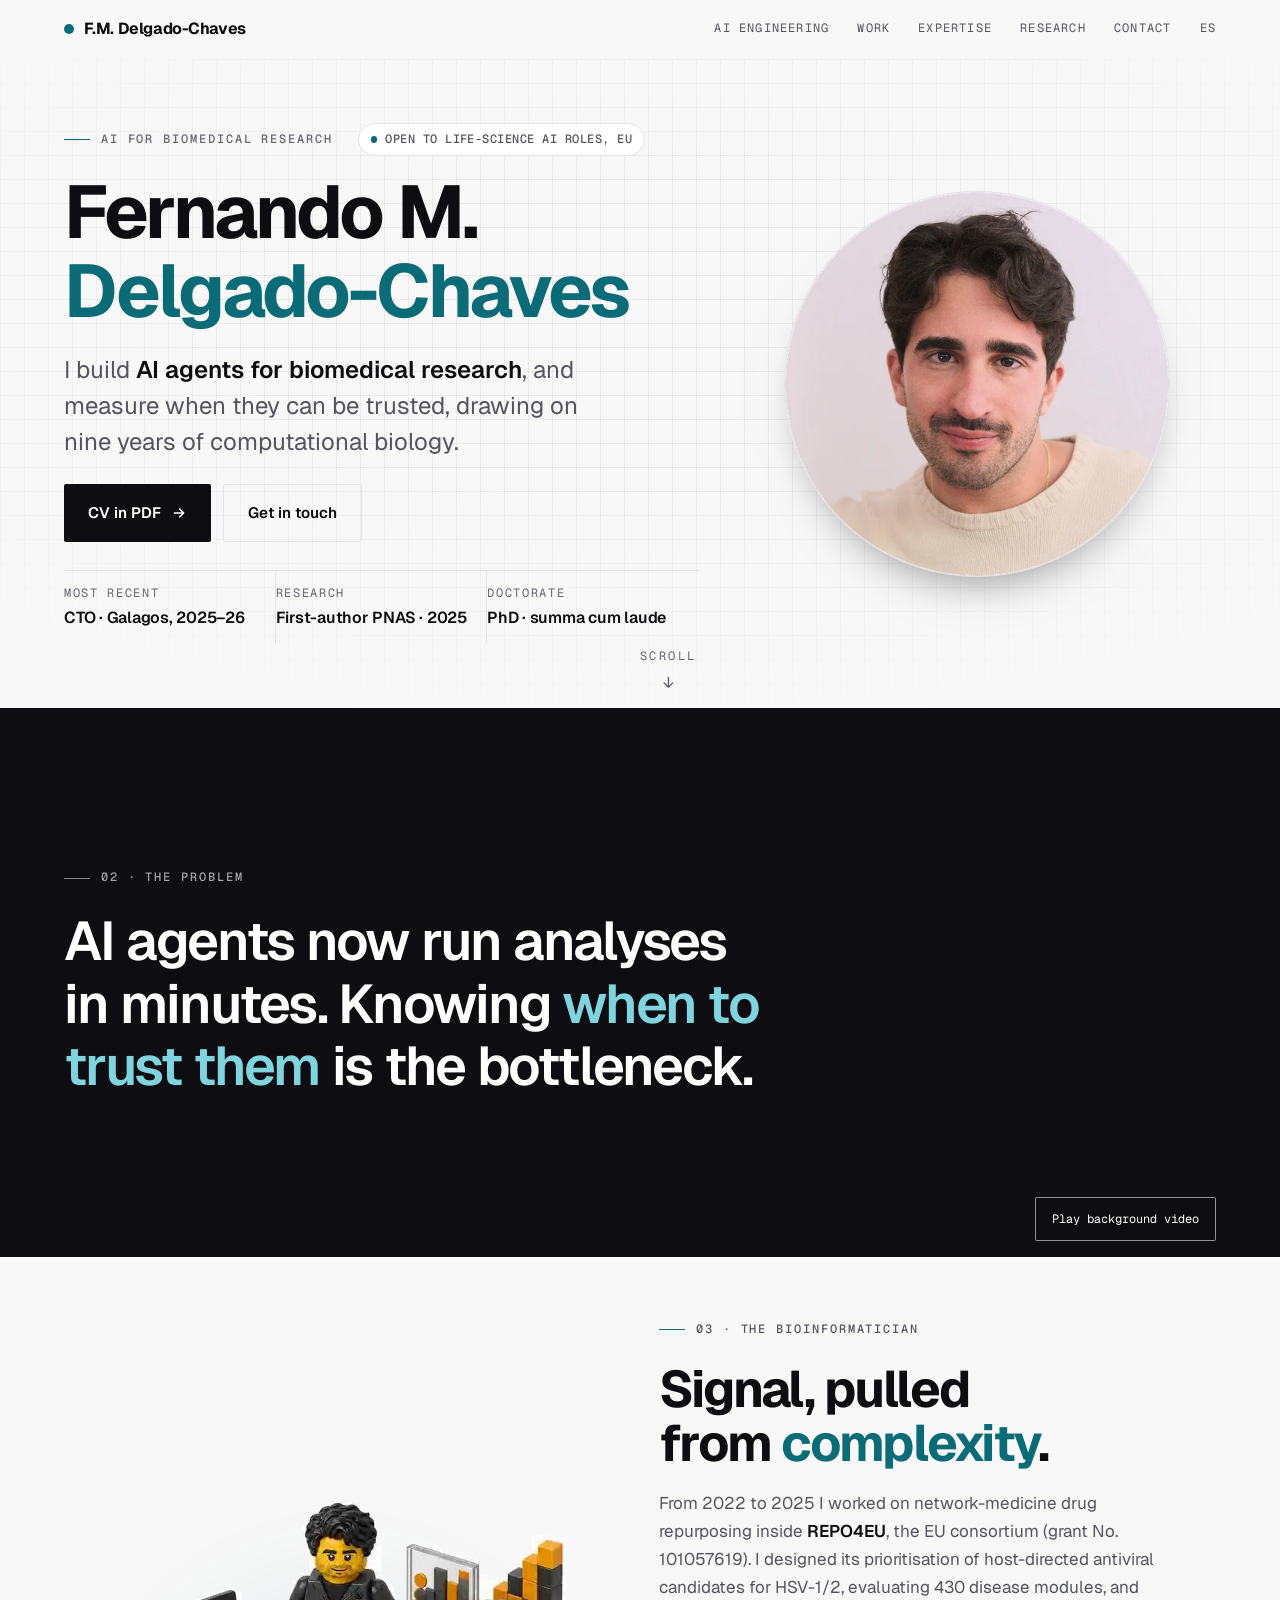
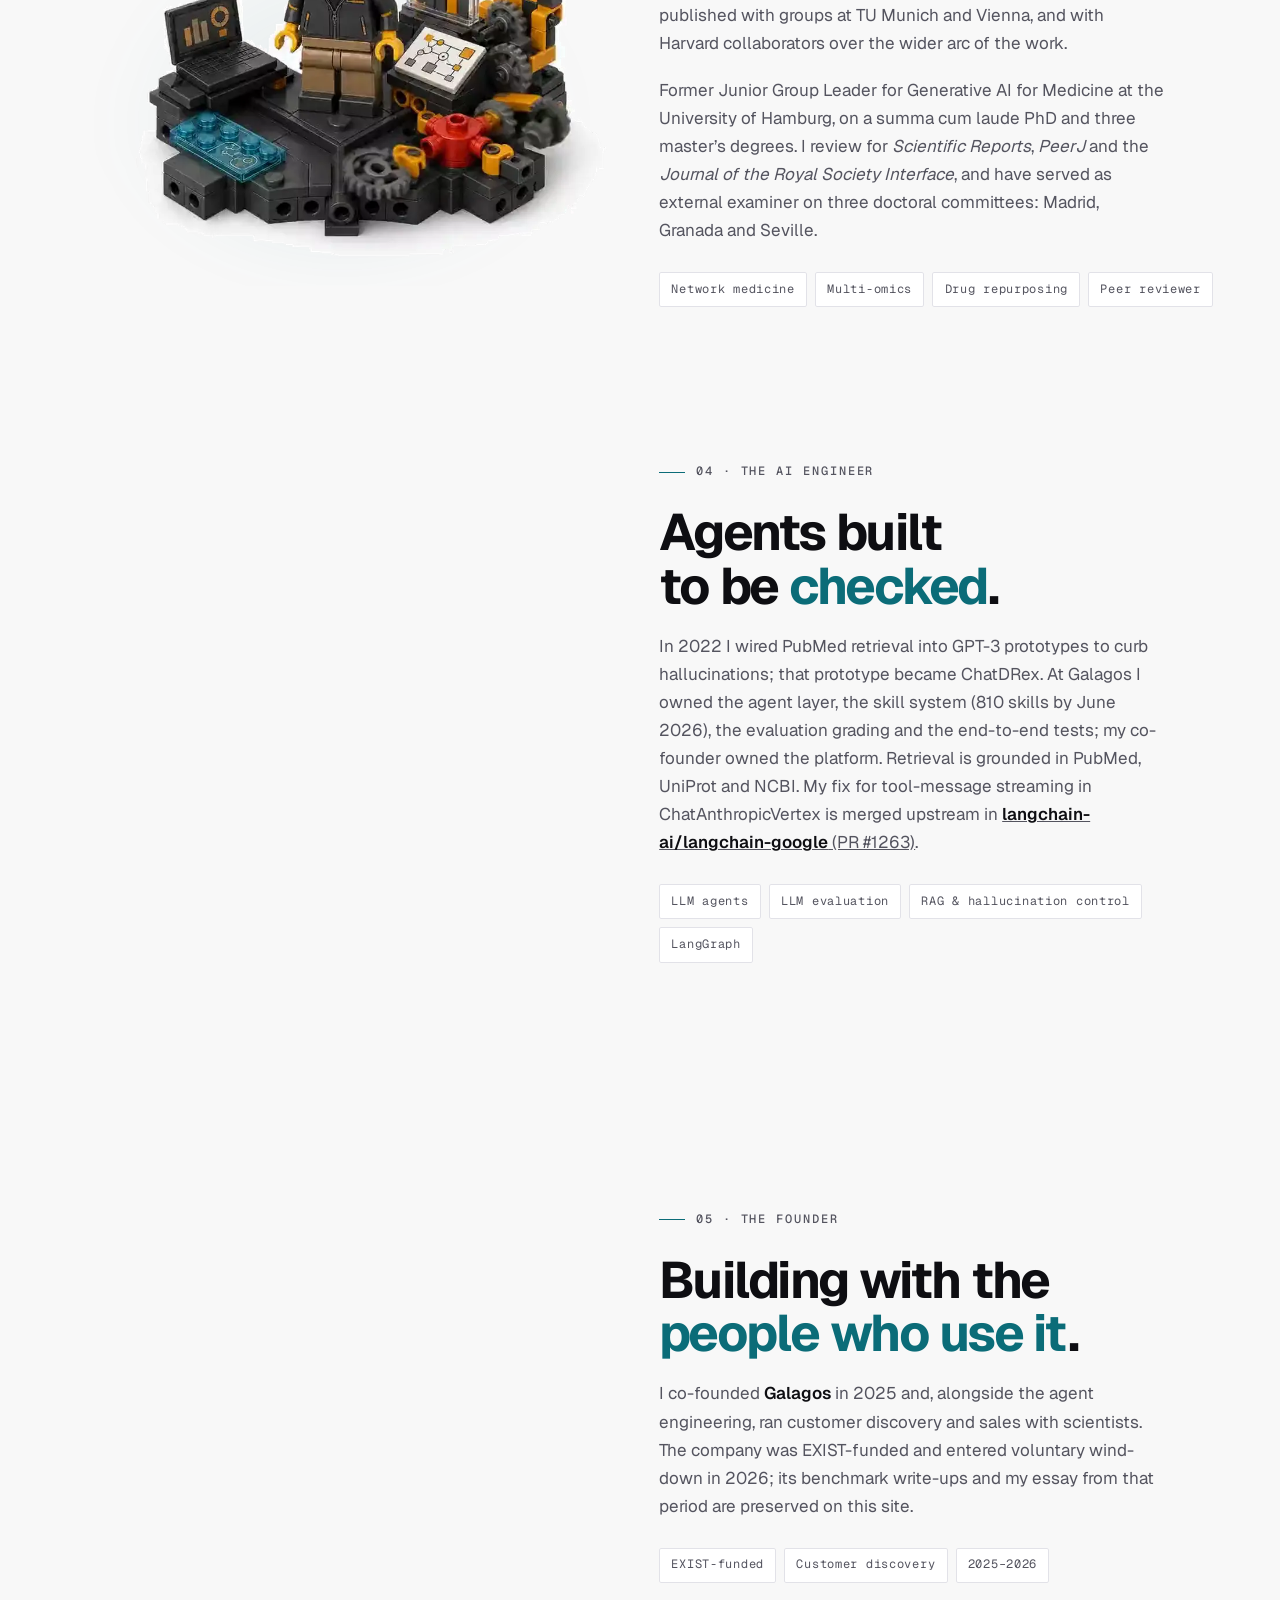
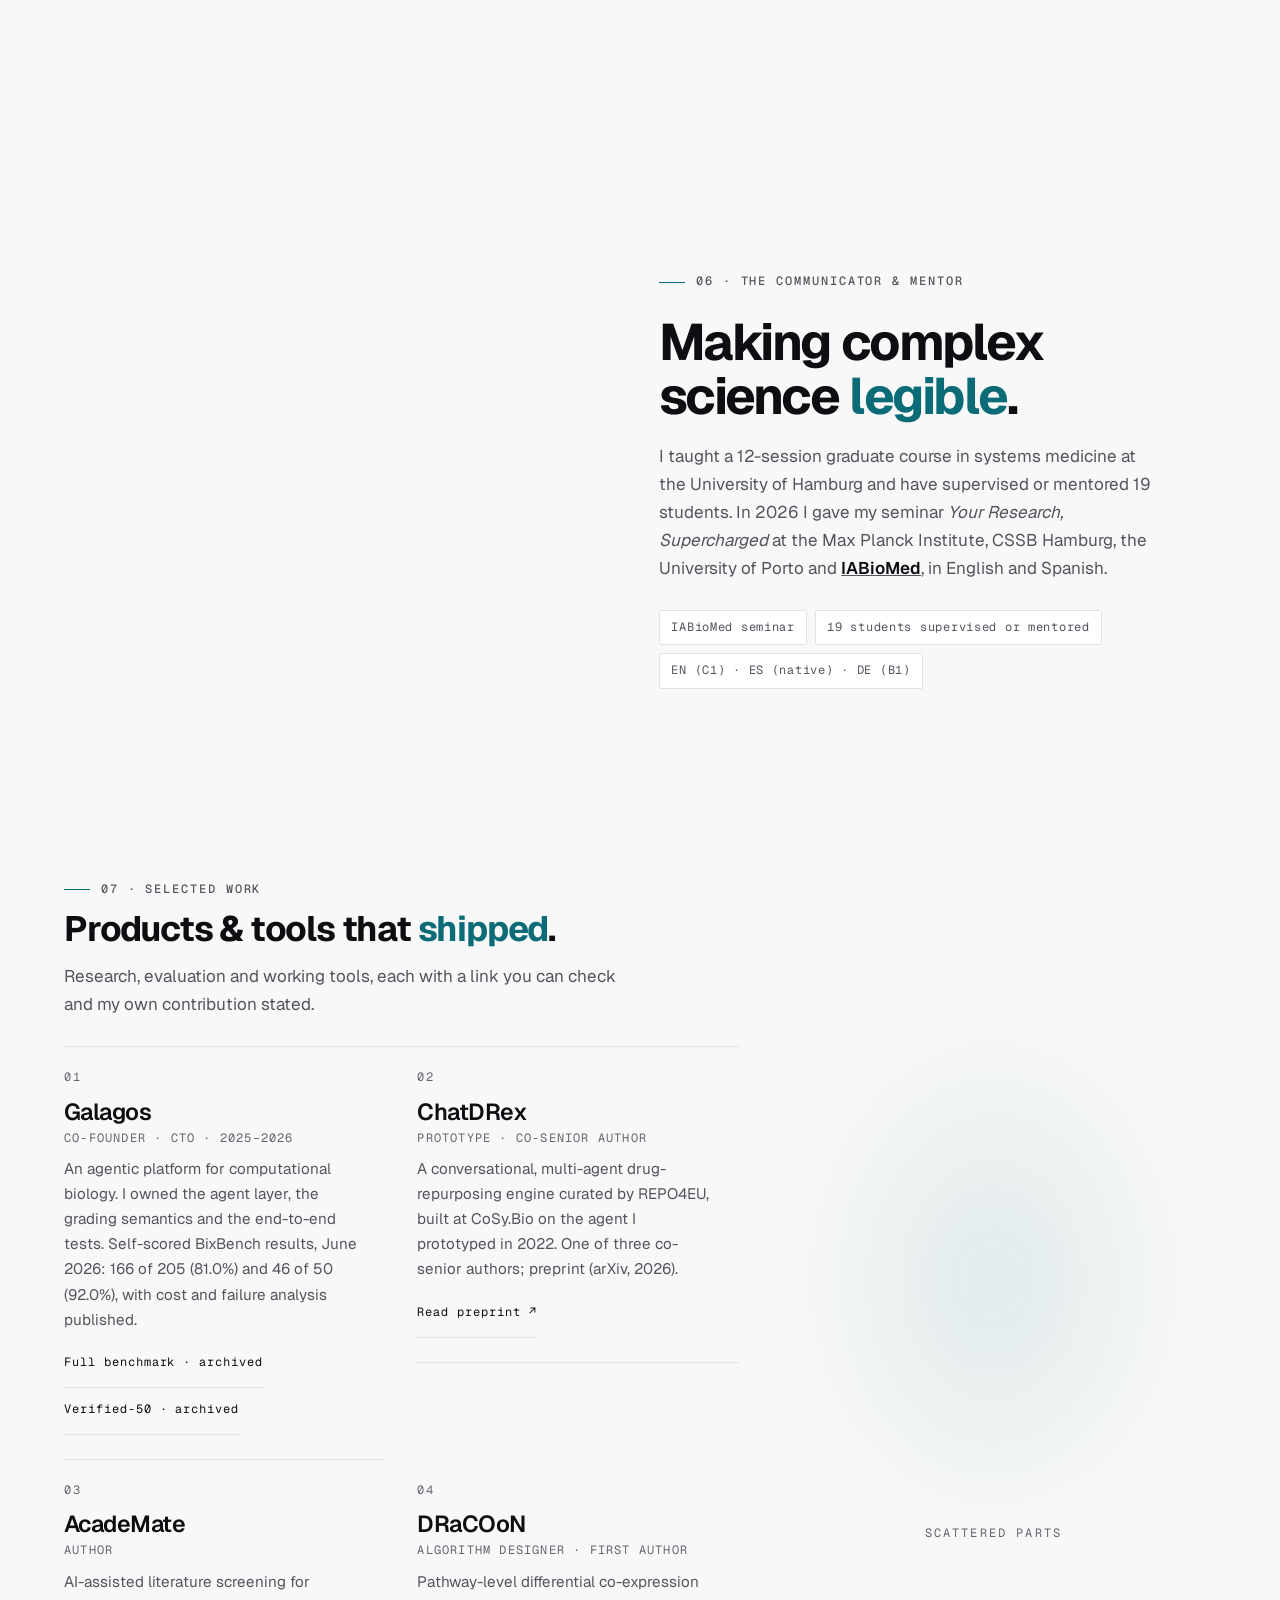
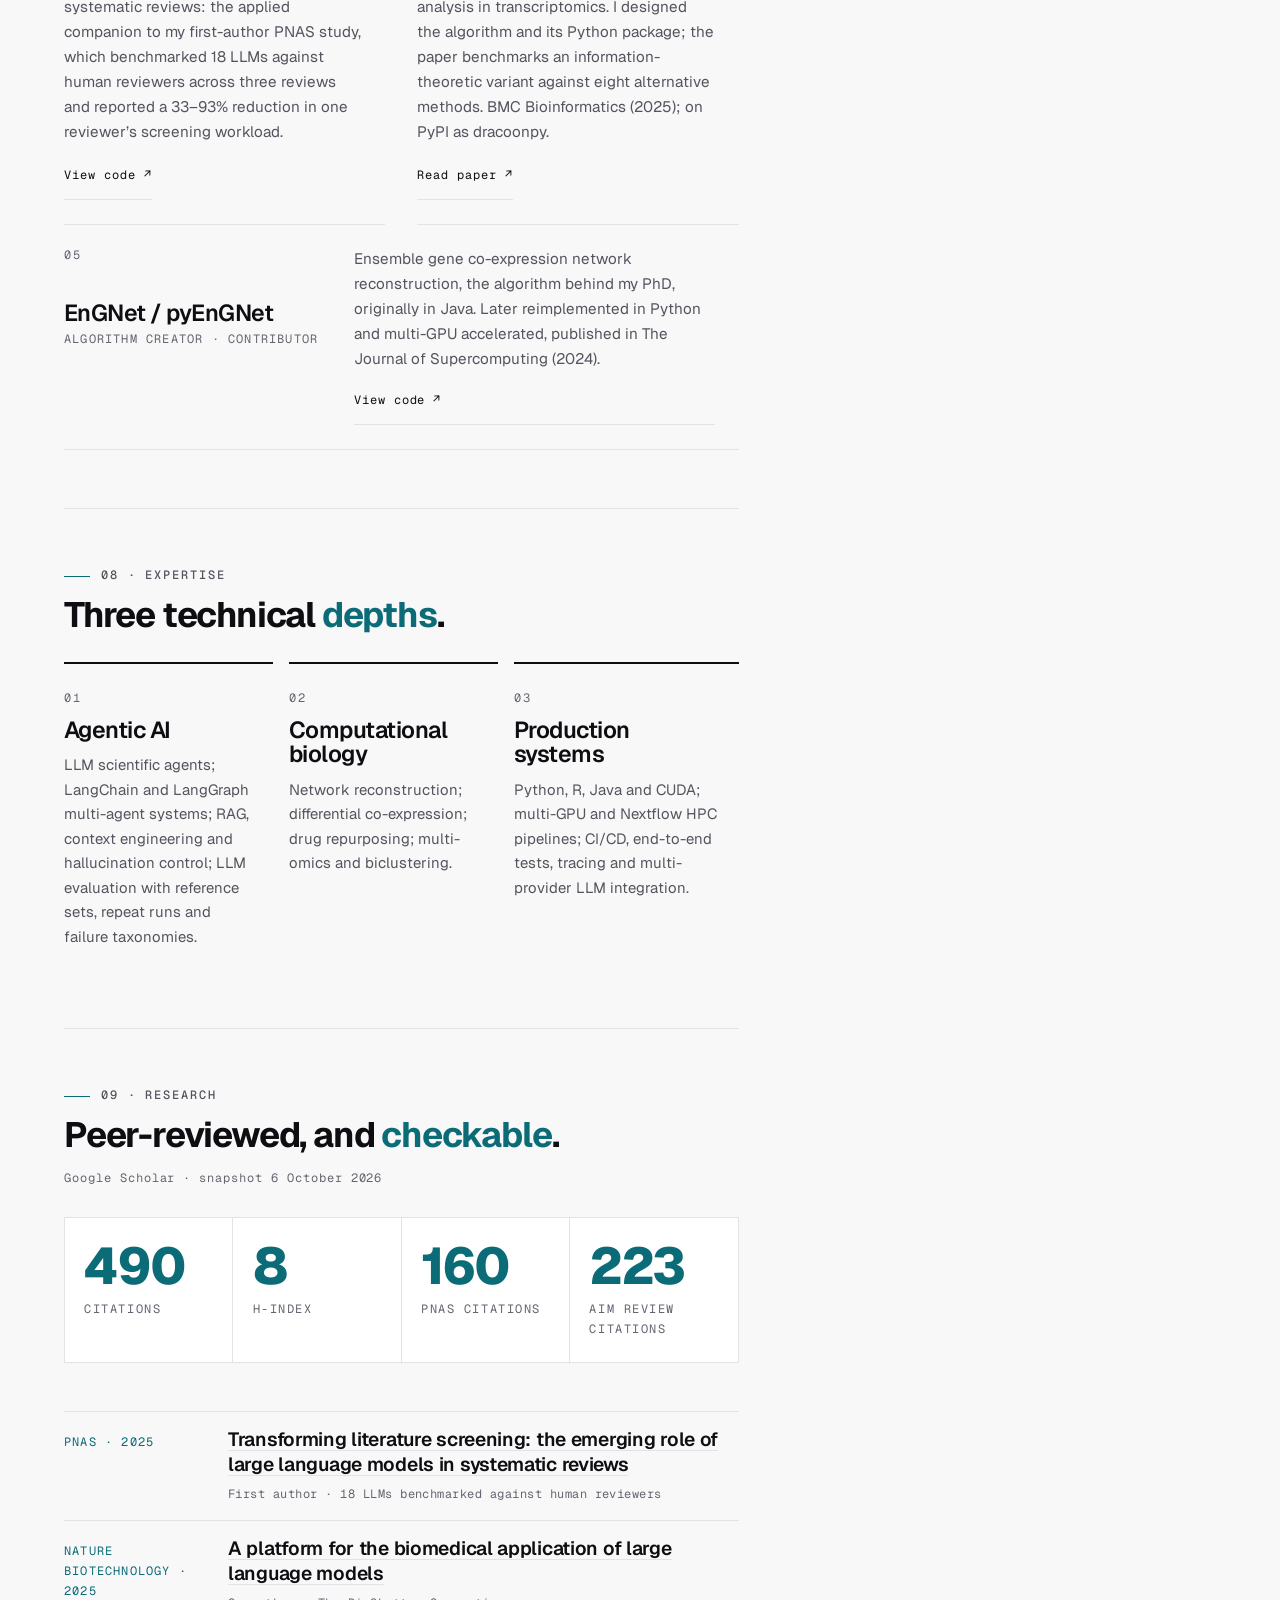
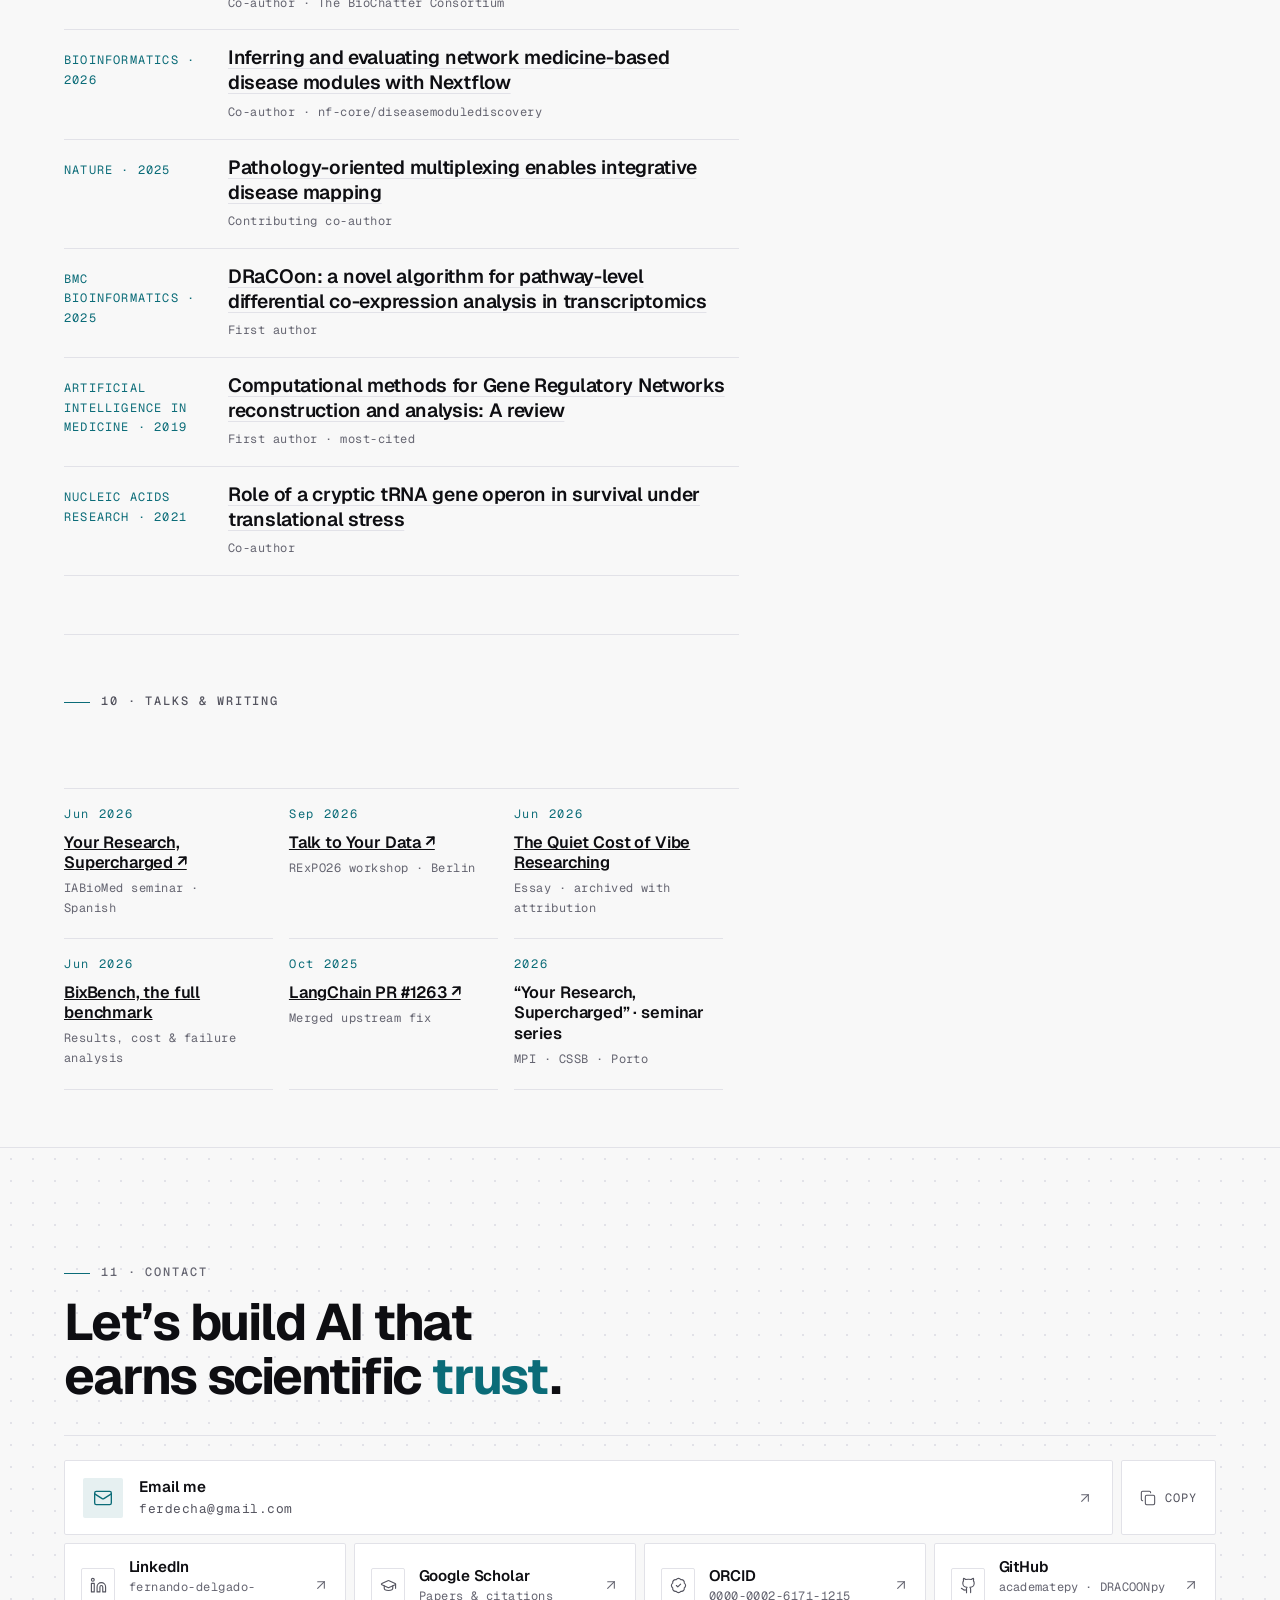
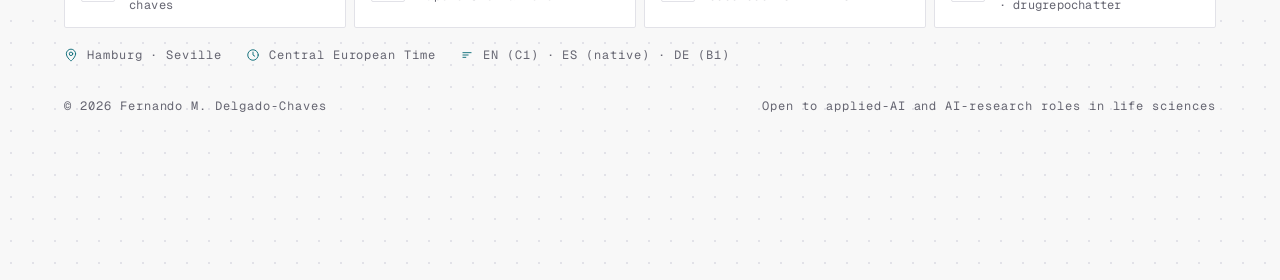
<file: index.html>
<!DOCTYPE html>
<html lang="en">
<head>
<meta charset="utf-8">
<meta http-equiv="Cache-Control" content="no-cache, must-revalidate">
<meta name="viewport" content="width=device-width, initial-scale=1">
<title>Fernando M. Delgado-Chaves, PhD — AI agents for biomedical research, evaluated</title>
<meta name="description" content="I build AI agents for biomedical research, and measure when they can be trusted. Computational biology, LLM evaluation and scientific deployment. First-author PNAS research.">
<meta name="author" content="Fernando M. Delgado-Chaves">
<meta name="theme-color" content="#F8F8F8">
<!-- canonical + absolute social URLs: scrapers (LinkedIn especially) cannot
     resolve a relative og:image, and the site is served from two origins -->
<link rel="canonical" href="https://fmdelgado.github.io/fernandodelgado.me/">
<link rel="alternate" hreflang="en" href="https://fmdelgado.github.io/fernandodelgado.me/">
<link rel="alternate" hreflang="es" href="https://fmdelgado.github.io/fernandodelgado.me/es/">
<link rel="alternate" hreflang="x-default" href="https://fmdelgado.github.io/fernandodelgado.me/">
<meta property="og:type" content="profile">
<meta property="og:url" content="https://fmdelgado.github.io/fernandodelgado.me/">
<meta property="og:site_name" content="Fernando M. Delgado-Chaves">
<meta property="og:title" content="Fernando M. Delgado-Chaves, PhD — AI agents for biomedical research, evaluated">
<meta property="og:description" content="I build AI agents for biomedical research, and measure when they can be trusted. Computational biology, LLM evaluation and scientific deployment. First-author PNAS research.">
<meta property="og:image" content="https://fmdelgado.github.io/fernandodelgado.me/share-profile.jpg">
<meta property="og:image:secure_url" content="https://fmdelgado.github.io/fernandodelgado.me/share-profile.jpg">
<meta property="og:image:type" content="image/jpeg">
<meta property="og:image:width" content="1200">
<meta property="og:image:height" content="630">
<meta property="og:image:alt" content="Fernando M. Delgado-Chaves, PhD, with his portrait and thesis: AI agents for biomedical research, evaluated">
<meta name="twitter:card" content="summary_large_image">
<meta name="twitter:title" content="Fernando M. Delgado-Chaves, PhD — AI agents for biomedical research, evaluated">
<meta name="twitter:description" content="I build AI agents for biomedical research, and measure when they can be trusted. Computational biology, LLM evaluation and scientific deployment. First-author PNAS research.">
<meta name="twitter:image" content="https://fmdelgado.github.io/fernandodelgado.me/share-profile.jpg">
<meta name="twitter:image:alt" content="Fernando M. Delgado-Chaves, PhD, with his portrait and biomedical AI evaluation thesis">
<!-- Person schema: gives search engines and profile scrapers one machine-readable
     identity, and ties this page to the ORCID/Scholar/GitHub records it cites -->
<script type="application/ld+json">
{
  "@context": "https://schema.org",
  "@type": "Person",
  "name": "Fernando M. Delgado-Chaves",
  "honorificSuffix": "PhD",
  "alternateName": ["Fernando M. Delgado", "Fernando Delgado-Chaves"],
  "jobTitle": "AI Engineer & Computational Biologist — biomedical research and evaluation",
  "knowsAbout": ["AI agents for biomedical research", "LLM evaluation", "Network medicine", "Multi-omics", "Drug repurposing"],
  "alumniOf": [{"@type": "CollegeOrUniversity", "name": "Universidad Pablo de Olavide"}],
  "url": "https://fmdelgado.github.io/fernandodelgado.me/",
  "image": "https://fmdelgado.github.io/fernandodelgado.me/media/portrait-512.webp",
  "email": "ferdecha@gmail.com",
  "sameAs": [
    "https://www.linkedin.com/in/fernando-delgado-chaves",
    "https://scholar.google.com/citations?user=LT3VzUgAAAAJ",
    "https://orcid.org/0000-0002-6171-1215",
    "https://github.com/fmdelgado"
  ],
  "identifier": {
    "@type": "PropertyValue",
    "propertyID": "ORCID",
    "value": "0000-0002-6171-1215"
  }
}
</script>
<link rel="icon" href="data:image/svg+xml,%3Csvg xmlns='http://www.w3.org/2000/svg' viewBox='0 0 64 64'%3E%3Crect width='64' height='64' fill='%23fff'/%3E%3Ccircle cx='20' cy='22' r='7' fill='%230B6C78'/%3E%3Ccircle cx='44' cy='22' r='7' fill='%230050B6'/%3E%3Ccircle cx='20' cy='44' r='7' fill='%23D98C13'/%3E%3Ccircle cx='44' cy='44' r='7' fill='%23643E8F'/%3E%3C/svg%3E">
<link rel="preconnect" href="https://fonts.googleapis.com">
<link rel="preconnect" href="https://fonts.gstatic.com" crossorigin>
<link href="https://fonts.googleapis.com/css2?family=Geist:wght@400;500;600;700;800&family=Geist+Mono:wght@400;500&display=swap" rel="stylesheet">
<style>
/* ─────────────────────────────────────────────────────────────
   ASSEMBLY INSTRUCTIONS — a spec sheet for a person.
   Palette sampled from the actual LEGO renders.
   ───────────────────────────────────────────────────────────── */
:root{
  /* the canvas is set to the exact studio value of the renders (#F8F8F8),
     so every figure and clip blends into the page with no visible plate */
  --paper:#F8F8F8;
  --raised:#FFFFFF;
  --ink:#0E0E12;
  --ink-2:#54545F;
  --ink-3:#656571;
  --rule:#E2E2E8;
  --rule-2:#EDEDF1;

  --teal:#0B6C78;      /* science  */
  --blue:#0050B6;      /* ai       */
  --amber:#925900;     /* founder: accessible foreground amber */
  --violet:#643E8F;    /* comms    */
  --brick:#C8102E;     /* the shared red hub */

  --accent:var(--teal);
  --accent-soft:rgba(11,108,120,.10);

  --display:'Geist','Inter',-apple-system,'Segoe UI',sans-serif;
  --body:'Geist','Inter',-apple-system,'Segoe UI',sans-serif;
  --mono:'Geist Mono','SFMono-Regular',ui-monospace,Menlo,monospace;

  --pad:clamp(1.25rem,5vw,4.5rem);
  --maxw:1320px;
  --header-h:58px;
}
*{box-sizing:border-box;margin:0;padding:0}
html{scroll-behavior:smooth;-webkit-text-size-adjust:100%}
body{
  background:var(--paper);color:var(--ink);
  font-family:var(--body);font-size:clamp(1rem,.97rem + .18vw,1.0625rem);
  line-height:1.65;-webkit-font-smoothing:antialiased;
  overflow-x:hidden;
}
img,video{max-width:100%;display:block}
a{color:inherit}
::selection{background:var(--accent);color:#fff}

/* studs: the only texture on the page, barely there */
.studs{
  background-image:radial-gradient(circle at center,var(--rule) 1.4px,transparent 1.5px);
  background-size:22px 22px;
}
/* fine grid backdrop, fading out before it reaches the content */
.grid-bg{position:relative;isolation:isolate}
.grid-bg::before{
  content:"";position:absolute;inset:0;z-index:-1;pointer-events:none;
  background-image:linear-gradient(to right,rgba(14,14,18,.055) 1px,transparent 1px),
                   linear-gradient(to bottom,rgba(14,14,18,.055) 1px,transparent 1px);
  background-size:24px 24px;
  -webkit-mask-image:radial-gradient(ellipse 78% 62% at 50% 42%,#000 40%,transparent 100%);
          mask-image:radial-gradient(ellipse 78% 62% at 50% 42%,#000 40%,transparent 100%);
}

.wrap{max-width:var(--maxw);margin-inline:auto;padding-inline:var(--pad)}

/* ── type ─────────────────────────────────────────────── */
h1,h2,h3{font-family:var(--display);font-weight:700;letter-spacing:-.03em;line-height:1.05}
h1{font-size:clamp(2.5rem,1.05rem + 4.5vw,5rem);font-weight:700;letter-spacing:-.038em;text-wrap:balance}
h2{font-size:clamp(1.85rem,1.05rem + 2.8vw,3.2rem);font-weight:700;letter-spacing:-.034em;text-wrap:balance}
h3{font-size:clamp(1.12rem,1rem + .65vw,1.45rem);font-weight:600;letter-spacing:-.022em}
em{font-style:normal;color:var(--accent)}
.lede{font-size:clamp(1.1rem,1rem + .7vw,1.5rem);line-height:1.5;color:var(--ink-2);max-width:34ch}
.lede strong{color:var(--ink);font-weight:600}
p strong{font-weight:600}
p em, li em{color:var(--accent);font-style:normal}
em.prose{font-style:italic;color:inherit}

/* part-number metadata, the instruction-manual voice */
.part{
  font-family:var(--mono);font-size:.6875rem;font-weight:500;
  letter-spacing:.16em;text-transform:uppercase;color:var(--ink-3);
  display:flex;flex-wrap:wrap;align-items:center;gap:.7rem;
}
.part::before{
  content:"";width:1.6rem;height:1px;background:var(--accent);flex:none;
  transition:background .5s ease;
}

/* ── skip link ────────────────────────────────────────── */
.skip{position:fixed;top:-100px;left:1rem;z-index:200;background:var(--ink);color:#fff;
  padding:.85rem 1.2rem;border-radius:2px;font-family:var(--mono);font-size:.8rem;transition:top .18s;
  display:inline-flex;align-items:center;min-height:46px;text-decoration:none}
.skip:focus{top:1rem}
:focus-visible{outline:2.5px solid var(--accent);outline-offset:3px;border-radius:2px}

/* ── header ───────────────────────────────────────────── */
header{
  position:sticky;top:0;z-index:100;background:rgba(248,248,248,.88);
  backdrop-filter:saturate(160%) blur(14px);border-bottom:1px solid transparent;
  transition:border-color .3s ease;
}
header.stuck{border-bottom-color:var(--rule)}
header .wrap{display:flex;align-items:center;justify-content:space-between;gap:1rem;
  padding-block:.35rem;min-height:58px}
.brand{font-family:var(--display);font-weight:700;font-size:1rem;letter-spacing:-.025em;
  text-decoration:none;display:flex;align-items:center;gap:.6rem;min-height:44px;padding-right:.5rem}
.brand i{width:.62rem;height:.62rem;border-radius:50%;background:var(--accent);
  transition:background .5s ease;flex:none}
nav{display:flex;gap:clamp(.9rem,2.2vw,2rem);min-width:0}
nav a{font-family:var(--mono);font-size:.75rem;letter-spacing:.1em;text-transform:uppercase;
  color:var(--ink-2);text-decoration:none;padding:.85rem 0;position:relative;transition:color .2s;
  display:flex;align-items:center;min-height:44px;white-space:nowrap;flex:none}
nav a::after{content:"";position:absolute;left:0;right:100%;bottom:.7rem;height:1.5px;
  background:var(--accent);transition:right .28s cubic-bezier(.2,.7,.3,1)}
nav a:hover{color:var(--ink)}
nav a:hover::after{right:0}
nav a[aria-current="location"]{color:var(--accent)}
nav a[aria-current="location"]::after{right:0}
.nav-compact{display:none}
/* Give compact navigation its own row: every destination remains visible. */
@media(max-width:680px){
  header .wrap{flex-wrap:wrap;gap:0;padding-block:.25rem 0}
  .brand{font-size:.875rem;min-height:36px}
  nav{width:100%;flex-wrap:wrap;justify-content:space-between;gap:.1rem}
  nav a{font-size:.75rem;letter-spacing:0;text-transform:none;
    padding:.65rem .1rem;min-height:44px;min-width:44px;justify-content:center}
  .nav-full{display:none}
  .nav-compact{display:inline}
}

/* ── hero ─────────────────────────────────────────────── */
.hero{padding-block:clamp(2rem,5vw,4rem) clamp(2rem,5vw,4rem);position:relative}
.hero-grid{display:grid;grid-template-columns:1.14fr .86fr;gap:clamp(1rem,3vw,3rem);align-items:center}
@media(max-width:900px){
  .hero-grid{grid-template-columns:1fr;gap:1.5rem}
  /* face first, and small enough that headline + claim + CTA + portrait
     all land on the first screen */
  .hero-grid > div{order:2}
  .hero-grid > .hero-fig{order:1}
}
/* availability pill, riding the eyebrow line */
.status{display:inline-flex;align-items:center;gap:.5rem;margin-left:.9rem;
  font-family:var(--mono);font-size:.65rem;letter-spacing:.1em;text-transform:uppercase;
  color:var(--ink-2);border:1px solid var(--rule);border-radius:999px;
  padding:.34rem .72rem;background:var(--raised)}
.status b{width:.4rem;height:.4rem;border-radius:50%;background:var(--accent);
  transition:background .5s ease;flex:none}
/* the single highest-value line on a job-search page: keep it on phones and
   let it wrap onto its own row instead of deleting it */
@media(max-width:560px){
  /* a zero-height full-basis spacer forces the wrap, so the pill keeps its
     shrink-to-fit width instead of stretching into a full-width bar */
  .part:has(.status)::after{content:"";flex-basis:100%;height:0;order:1}
  /* shrink-to-fit while it fits; below that the pill wraps its own text
     rather than pushing the page into horizontal scroll */
  .status{display:inline-flex;margin-left:0;margin-top:0;order:2;flex:0 1 auto;max-width:100%}
}

/* the hero portrait: a real face, circular, held by the accent halo */
.hero-fig img.portrait{
  width:min(100%,clamp(230px,30vw,400px));height:auto;aspect-ratio:1;border-radius:50%;
  margin-inline:auto;object-fit:cover;
  box-shadow:0 0 0 1px var(--rule), 0 26px 50px -30px rgba(14,14,18,.6)}
.hero-fig:has(img.portrait)::after{display:none}   /* no ground shadow under a circle */
/* Keep this override after the base portrait declaration. */
@media(max-width:900px){
  .hero{padding-block:1.5rem 2.5rem}
  .hero-grid{gap:1rem}
  .hero-fig img.portrait{width:clamp(88px,28vw,140px)}
}
@media(max-width:680px){
  .hero h1{font-size:clamp(2rem,9vw,2.75rem);margin:.9rem 0 1rem}
  .hero .lede{font-size:1.05rem;line-height:1.5;max-width:40ch}
}

.hero h1{margin:1.1rem 0 1.4rem}
.hero h1 span{display:block;color:var(--accent);transition:color .5s ease}
.hero-fig{position:relative}
.hero-fig img{width:100%;height:auto;position:relative;z-index:1}
/* the cutouts carry real alpha, so a tinted halo can sit behind the build */
.hero-fig::before{
  content:"";position:absolute;inset:6% 4% 10%;border-radius:50%;z-index:0;
  background:radial-gradient(ellipse at 50% 55%,var(--accent-soft),transparent 70%);
  filter:blur(30px);transition:background .6s ease;
}
.hero-fig::after{
  content:"";position:absolute;inset:auto 14% 6% 14%;height:12px;border-radius:50%;z-index:0;
  background:radial-gradient(ellipse at center,rgba(14,14,18,.13),transparent 72%);
}
/* three equal columns that always hold one row: the labels wrap inside their
   own cell rather than dropping a chip and leaving a dangling divider */
.chips{display:grid;grid-template-columns:repeat(3,minmax(0,1fr));gap:0;margin:0 0 2.1rem;
  border-top:1px solid var(--rule)}
.chip{padding:.85rem 1rem .95rem 0;border-right:1px solid var(--rule);min-width:0}
.chip:last-child{border-right:0;padding-right:0}
@media(max-width:560px){
  .chips{grid-template-columns:1fr 1fr}
  .chip:nth-child(2){border-right:0}
  .chip:nth-child(3){grid-column:1/-1;border-top:1px solid var(--rule)}
}
.chip small{display:block;font-family:var(--mono);font-size:.65rem;letter-spacing:.14em;
  text-transform:uppercase;color:var(--ink-3);margin-bottom:.28rem}
.chip b{font-family:var(--display);font-weight:600;font-size:clamp(.9rem,.86rem + .17vw,1rem);
  letter-spacing:-.015em;line-height:1.3;display:block}
.cta{display:flex;flex-wrap:wrap;gap:.75rem}
.hero .cta{margin-top:1.5rem}
.hero .chips{margin:1.75rem 0 0}
.btn{display:inline-flex;align-items:center;gap:.6rem;padding:.95rem 1.5rem;
  border-radius:2px;text-decoration:none;font-weight:600;font-size:.95rem;
  min-height:48px;transition:transform .18s cubic-bezier(.2,.7,.3,1),background .3s,box-shadow .25s}
.btn-solid{background:var(--ink);color:#fff}
.btn-solid:hover{transform:translateY(-2px);box-shadow:0 10px 24px -12px rgba(14,14,18,.65)}
.btn-line{border:1.5px solid var(--rule);color:var(--ink)}
.btn-line:hover{border-color:var(--accent);color:var(--accent);transform:translateY(-2px)}
.btn svg{width:1rem;height:1rem;flex:none}
.btn:active,.reach-mail:active,.reach-link:active{transform:translateY(1px)}
.reach-copy:active{background:var(--accent-soft)}

/* ── the gap: full-bleed statement ────────────────────── */
.gap{padding-block:clamp(2.75rem,5.5vw,4.5rem);border-block:1px solid var(--rule);position:relative}
.gap blockquote{font-family:var(--display);font-weight:600;letter-spacing:-.032em;
  font-size:clamp(1.6rem,1rem + 3.1vw,3.4rem);line-height:1.14;max-width:22ch;text-wrap:balance}
.gap blockquote em{color:var(--accent);font-style:normal}

/* ── the narrative: sticky stage + chapters ───────────── */
.narrative{position:relative}
.narr-grid{display:grid;grid-template-columns:1fr 1fr;gap:clamp(1rem,3vw,3rem);align-items:start}
.stage-col{position:sticky;top:var(--header-h);height:calc(100vh - var(--header-h));display:flex;align-items:center;
  justify-content:center;pointer-events:none}
.stage{position:relative;width:100%;aspect-ratio:4/3;max-height:calc(100vh - 12rem);overflow:hidden}
/* Hard swap, never a crossfade. The clips hold their exact endpoint frames, so
   a still and frame 0 of the next clip are the same picture — switching
   instantly is invisible, whereas fading let the near-white page show through
   both layers and read as a white flash between transitions. */
.stage > img{position:absolute;inset:0;width:100%;height:100%;
  object-fit:contain;visibility:hidden;opacity:0}
.stage > img.on{visibility:visible;opacity:1}
.stage-glow{
  position:absolute;inset:12% 6% 6%;z-index:-1;border-radius:50%;
  background:radial-gradient(ellipse at 50% 60%,var(--accent-soft),transparent 68%);
  filter:blur(26px);transition:background .6s ease;
}
.chapters{display:grid}
.chapter{min-height:76vh;display:flex;flex-direction:column;justify-content:center;
  padding-block:clamp(2rem,7vh,4.5rem);gap:1.15rem}
.chapter h2{margin-top:.35rem}
.chapter p{max-width:46ch;color:var(--ink-2)}
.chapter p strong{color:var(--ink)}
.chapter .facts{display:flex;flex-wrap:wrap;gap:.5rem;margin-top:.6rem}
.fact{font-family:var(--mono);font-size:.7rem;letter-spacing:.06em;padding:.42rem .7rem;
  border:1px solid var(--rule);border-radius:2px;color:var(--ink-2);background:var(--raised);
  transition:border-color .35s,color .35s}
.chapter:hover .fact{border-color:var(--accent)}

/* progress rail */
.rail{transition:opacity .4s ease;position:fixed;left:max(.35rem,calc((100vw - var(--maxw))/2 - 2.1rem));top:50%;
  transform:translateY(-50%);z-index:60;display:grid;gap:0}
.rail button{width:auto;padding:1.1rem 1.25rem;border:0;background:none;cursor:pointer;
  display:flex;align-items:center;justify-content:center;min-height:44px;min-width:44px;line-height:0}
.rail i{display:block;width:9px;height:9px;border-radius:50%;background:var(--ink-3);
  transition:background .35s,transform .35s;position:relative}
.rail button[aria-current="true"] i{background:var(--accent);transform:scale(1.5)}
.rail button:hover i{background:var(--ink-3)}
.rail[inert]{visibility:hidden;pointer-events:none}
.rail button:active i{transform:scale(.85)}
@media(max-width:1100px){.rail{display:none}}

@media(max-width:900px){
  .narr-grid{grid-template-columns:1fr;gap:0}
  .stage-col{position:relative;top:auto;height:auto;padding-block:1rem;
    background:var(--paper)}
  .stage{max-height:32vh;aspect-ratio:4/3;margin-inline:auto;width:min(100%,26rem)}
  .chapter{min-height:auto;padding-block:2.25rem 3.25rem}
  .chapters{padding-top:.5rem}
}

/* ── generic section frame ────────────────────────────── */
section{scroll-margin-top:calc(var(--header-h) + 1rem)}
/* chapters are anchor targets too (the nav routes to #dimension-2), so they need
   the same clearance under the sticky header */
.chapter[id]{scroll-margin-top:calc(var(--header-h) + 1rem)}
#main,#top{scroll-margin-top:calc(var(--header-h) + 1rem)}
.band{padding-block:clamp(3.5rem,8vw,7rem);border-top:1px solid var(--rule)}
.band-head{margin-bottom:clamp(2rem,4vw,3.25rem);max-width:60ch}
.band-head h2{margin:.7rem 0 .9rem}
.band-head p{color:var(--ink-2);max-width:52ch}

/* ── work cards ───────────────────────────────────────── */
.cards{display:grid;grid-template-columns:repeat(auto-fit,minmax(min(100%,20rem),1fr));
  gap:0;border-top:1px solid var(--rule);align-items:start}
.card{padding:clamp(1.4rem,2.4vw,2rem) clamp(1.2rem,2vw,1.9rem) clamp(1.6rem,2.6vw,2.2rem) 0;
  border-bottom:1px solid var(--rule);position:relative;display:flex;flex-direction:column;gap:.75rem}
.card::before{content:"";position:absolute;left:0;top:-1px;width:0;height:2px;
  background:var(--accent);transition:width .4s cubic-bezier(.2,.7,.3,1)}
.card:hover::before{width:100%}
.card .no{font-family:var(--mono);font-size:.7rem;letter-spacing:.16em;color:var(--ink-3)}
.card h3 small{display:block;font-family:var(--mono);font-size:.68rem;font-weight:400;
  letter-spacing:.1em;text-transform:uppercase;color:var(--ink-3);margin-top:.45rem}
.card p{color:var(--ink-2);font-size:.95rem;flex:1}
.card a.go{font-family:var(--mono);font-size:.75rem;letter-spacing:.08em;color:var(--ink);
  text-decoration:none;display:inline-flex;align-items:center;gap:.4rem;align-self:flex-start;
  border-bottom:1.5px solid var(--rule);padding-bottom:.25rem;transition:border-color .25s,color .25s;
  min-height:44px}
.card a.go:hover{color:var(--accent);border-color:var(--accent)}

/* ── expertise ────────────────────────────────────────── */
.depths{display:grid;grid-template-columns:repeat(auto-fit,minmax(min(100%,16rem),1fr));gap:0}
.depth{padding:1.6rem 1.5rem 1.8rem 0;border-top:2px solid var(--ink);margin-right:1.5rem}
.depth:last-child{margin-right:0}
.depth .no{font-family:var(--mono);font-size:.7rem;letter-spacing:.16em;color:var(--ink-3)}
.depth h3{margin:.5rem 0 .7rem}
.depth p{color:var(--ink-2);font-size:.93rem}

/* ── research ─────────────────────────────────────────── */
.metrics{display:grid;grid-template-columns:repeat(auto-fit,minmax(7rem,1fr));
  gap:1px;background:var(--rule);border:1px solid var(--rule);margin-bottom:clamp(2rem,4vw,3rem)}
.metric{background:var(--raised);padding:1.4rem 1.2rem}
.metric b{display:block;font-family:var(--display);font-weight:800;letter-spacing:-.045em;
  font-size:clamp(2rem,1.3rem + 2.4vw,3.4rem);line-height:1;color:var(--accent);
  transition:color .5s ease}
.metric span{display:block;font-family:var(--mono);font-size:.68rem;letter-spacing:.13em;
  text-transform:uppercase;color:var(--ink-3);margin-top:.55rem}
.papers{display:grid;gap:0;border-top:1px solid var(--rule)}
.paper{display:grid;grid-template-columns:minmax(8rem,14rem) 1fr;gap:1rem 2rem;
  padding:1.35rem 0;border-bottom:1px solid var(--rule);align-items:baseline}
.paper .venue{font-family:var(--mono);font-size:.72rem;letter-spacing:.1em;color:var(--accent);
  text-transform:uppercase;transition:color .5s ease}
.paper h3{font-size:clamp(1rem,.95rem + .35vw,1.2rem);font-weight:600;letter-spacing:-.015em;
  line-height:1.3;margin-bottom:.4rem}
.paper .role{font-family:var(--mono);font-size:.72rem;color:var(--ink-3);letter-spacing:.04em}
.paper h3 a{text-decoration:underline;text-decoration-color:var(--rule);
  text-decoration-thickness:1px;text-underline-offset:.2em}
.paper h3 a:hover{color:var(--accent);text-decoration-color:currentColor}
.card-links{display:flex;flex-wrap:wrap;gap:.2rem 1rem}
@media(max-width:640px){.paper{grid-template-columns:1fr;gap:.5rem}}

/* ── recognition ──────────────────────────────────────── */
.awards{display:grid;grid-template-columns:repeat(auto-fit,minmax(min(100%,15rem),1fr));
  gap:0;border-top:1px solid var(--rule)}
.award{padding:1.35rem 1.4rem 1.6rem 0;border-bottom:1px solid var(--rule);margin-right:1.4rem}
.award .yr{font-family:var(--mono);font-size:.72rem;letter-spacing:.14em;color:var(--accent);
  transition:color .5s ease}
.award h3{font-size:1.02rem;font-weight:600;margin:.5rem 0 .35rem;letter-spacing:-.01em;line-height:1.25}
.award p{font-family:var(--mono);font-size:.72rem;color:var(--ink-3);letter-spacing:.04em}

/* ── contact ──────────────────────────────────────────── */
.contact{padding-block:clamp(4rem,9vw,8rem);border-top:1px solid var(--rule);position:relative}
.contact h2{margin:.8rem 0 2rem;max-width:16ch}
/* ── contact: the reach block ─────────────────────────── */
.sr-only{position:absolute;width:1px;height:1px;padding:0;margin:-1px;overflow:hidden;
  clip:rect(0 0 0 0);clip-path:inset(50%);white-space:nowrap;border:0}

.reach{display:grid;gap:.5rem;border-top:1px solid var(--rule);padding-top:1.5rem}

/* shared icon plate */
.reach-ico{flex:none;display:grid;place-items:center;width:40px;height:40px;border-radius:2px;
  background:var(--accent-soft);color:var(--accent);
  transition:background .3s,color .3s,border-color .25s}
.reach-ico svg{width:20px;height:20px;display:block}

/* shared label stack */
.reach-txt{display:flex;flex-direction:column;gap:.1rem;min-width:0}
.reach-txt b{font-size:.95rem;font-weight:600;letter-spacing:-.01em;line-height:1.3}
.reach-sub{font-family:var(--mono);font-size:.75rem;letter-spacing:.04em;color:var(--ink-3);
  line-height:1.5;overflow-wrap:anywhere}
/* one sub-label names repositories rather than a handle; it is allowed to wrap
   instead of being ellipsed away, since the names are the point */
.reach-sub-wrap{white-space:normal;overflow-wrap:anywhere;text-overflow:clip;
  letter-spacing:.02em;font-size:.68rem}
.reach-go{margin-left:auto;flex:none;display:grid;place-items:center;color:var(--ink-3);
  transition:transform .25s,color .25s}
.reach-go svg{width:16px;height:16px;display:block}

/* primary — the email card + one-tap copy */
.reach-primary{display:flex;gap:.5rem;align-items:stretch;flex-wrap:wrap}
.reach-mail{flex:1 1 20rem;min-width:0;display:flex;align-items:center;gap:1rem;
  min-height:72px;padding:1rem 1.15rem;background:var(--raised);
  border:1px solid var(--rule);border-radius:2px;text-decoration:none;color:var(--ink);
  transition:border-color .25s,box-shadow .25s,transform .18s cubic-bezier(.2,.7,.3,1)}
.reach-mail .reach-sub{font-size:.8rem;color:var(--ink-2)}
.reach-copy{flex:0 1 auto;display:inline-flex;align-items:center;justify-content:center;gap:.55rem;
  min-height:72px;min-width:44px;padding:0 1.15rem;background:var(--raised);cursor:pointer;
  border:1px solid var(--rule);border-radius:2px;color:var(--ink-2);
  font-family:var(--mono);font-size:.72rem;letter-spacing:.08em;text-transform:uppercase;
  transition:border-color .25s,color .25s}
.reach-copy svg{width:16px;height:16px;flex:none;display:block}
.reach-copy .ok{display:none}
.reach-copy.done{color:var(--accent);border-color:var(--accent)}
.reach-copy.done .ok{display:block}
.reach-copy.done .cp{display:none}

/* profiles */
.reach-grid{display:grid;gap:.5rem;grid-template-columns:repeat(auto-fit,minmax(15rem,1fr))}
.reach-link{display:flex;align-items:center;gap:.85rem;min-height:60px;padding:.8rem 1rem;
  background:var(--raised);border:1px solid var(--rule);border-radius:2px;
  text-decoration:none;color:var(--ink);
  transition:border-color .25s,box-shadow .25s,transform .18s cubic-bezier(.2,.7,.3,1)}
.reach-link .reach-ico{width:34px;height:34px;background:transparent;color:var(--ink-2);
  border:1px solid var(--rule)}
.reach-link .reach-ico svg{width:17px;height:17px}

/* one hover/focus language for every target */
.reach-mail:hover,.reach-link:hover{border-color:var(--accent);transform:translateY(-2px);
  box-shadow:0 12px 26px -18px rgba(14,14,18,.55)}
.reach-mail:hover .reach-go,.reach-link:hover .reach-go{transform:translate(3px,-3px);color:var(--accent)}
.reach-link:hover .reach-ico{color:var(--accent);border-color:var(--accent);background:var(--accent-soft)}
.reach-copy:hover{border-color:var(--accent);color:var(--accent)}
.reach-mail:focus-visible,.reach-link:focus-visible,.reach-copy:focus-visible{
  outline:2.5px solid var(--accent);outline-offset:3px;border-color:var(--accent)}

/* metadata line */
.reach-meta{display:flex;flex-wrap:wrap;align-items:center;gap:.45rem 1.5rem;padding-top:.6rem;
  font-family:var(--mono);font-size:.72rem;letter-spacing:.08em;color:var(--ink-3)}
.reach-meta > span{display:inline-flex;align-items:center;gap:.55rem}
.reach-meta svg{width:14px;height:14px;flex:none;display:block;color:var(--accent)}

@media (max-width:30rem){
  .reach-primary{flex-direction:column}
  /* the flex-basis above is a MAIN-axis value: reset it or the card
     inherits 20rem as its HEIGHT once the row becomes a column */
  .reach-mail{flex:0 0 auto;gap:.85rem;padding:.9rem 1rem}
  .reach-copy{flex:0 0 auto;min-height:52px}
}
@media (prefers-reduced-motion:reduce){
  .reach-mail:hover,.reach-link:hover{transform:none;box-shadow:none}
  .reach-mail:hover .reach-go,.reach-link:hover .reach-go{transform:none}
}

footer{padding-block:2rem 3rem;display:flex;flex-wrap:wrap;gap:.6rem 1.5rem;
  justify-content:space-between;font-family:var(--mono);font-size:.72rem;
  letter-spacing:.08em;color:var(--ink-3)}



/* ── the memory palace: a second sticky stage, right-hand side ───────────
   Mirrors the persona narrative but inverted — content left, build right —
   and spans four sections (work → expertise → research → recognition) so the
   castle assembles across the whole middle of the page. */
.palace-wrap{position:relative}
.palace-grid{display:grid;grid-template-columns:minmax(0,1fr) minmax(0,.66fr);
  gap:clamp(1rem,2.5vw,2.5rem);align-items:start;max-width:var(--maxw);
  margin-inline:auto;padding-inline:var(--pad)}
.palace-col{position:sticky;top:var(--header-h);height:calc(100vh - var(--header-h));
  display:flex;align-items:center;justify-content:center;pointer-events:none}
.palace-stage{position:relative;width:100%;aspect-ratio:3/4;
  max-height:calc(100vh - 10rem);margin-inline:auto}
.palace-stage > img{position:absolute;inset:0;width:100%;height:100%;
  object-fit:contain;visibility:hidden;opacity:0}
.palace-stage > img.on{visibility:visible;opacity:1}
.palace-glow{position:absolute;inset:10% 4% 6%;z-index:-1;border-radius:50%;
  background:radial-gradient(ellipse at 50% 55%,var(--accent-soft),transparent 70%);
  filter:blur(34px);transition:background .6s ease}
/* the bands inside the rail lose their own width cap — the grid owns it now */
.palace-grid .band{border-top:1px solid var(--rule)}
.palace-grid .band > .wrap{padding-inline:0;max-width:none}
.palace-grid .band:first-child{border-top:0}
.palace-caption{position:absolute;left:0;right:0;bottom:-.25rem;text-align:center;
  font-family:var(--mono);font-size:.62rem;letter-spacing:.18em;text-transform:uppercase;
  color:var(--ink-3);transition:color .4s ease}

/* ── the rail is a narrow column, so the full-bleed section rhythm is
   recalibrated inside it: tighter bands, smaller display type, and grids
   that are told how many columns to hold instead of guessing ───────── */
@media(min-width:1001px){
  .palace-grid .band{padding-block:clamp(2.5rem,4.5vw,4rem)}
  .palace-grid .band-head{margin-bottom:1.75rem}
  /* a rail headline is a rail headline, not a full-bleed statement */
  .palace-grid .band-head h2{font-size:clamp(1.6rem,1rem + 1.5vw,2.3rem)}

  /* auto-fit needed 640px and the rail is ~750px: state the two columns */
  .palace-grid .cards{grid-template-columns:repeat(2,minmax(0,1fr));
    column-gap:2rem;align-items:start}
  .palace-grid .cards .card{padding:1.3rem 1.5rem 1.5rem 0}
  /* five cards in two columns leaves a hole: close the grid deliberately */
  .palace-grid .cards .card:last-child{grid-column:1/-1;display:grid;
    grid-template-columns:1fr 1.4fr;column-gap:2rem;row-gap:.6rem;align-items:start}
  .palace-grid .cards .card:last-child > .no{grid-area:1/1}
  .palace-grid .cards .card:last-child > h3{grid-area:2/1}
  .palace-grid .cards .card:last-child > p{grid-area:1/2/3/3}
  .palace-grid .cards .card:last-child > a.go{grid-area:3/2}

  .palace-grid .depths{grid-template-columns:repeat(3,minmax(0,1fr))}
  .palace-grid .depth{padding:1.1rem 1rem 1.3rem 0;margin-right:1rem}
  .palace-grid .depth:last-child{margin-right:0}

  .palace-grid .awards{grid-template-columns:repeat(3,minmax(0,1fr))}
  .palace-grid .award{padding:1rem 1rem 1.2rem 0;margin-right:1rem}

  .palace-grid .paper{grid-template-columns:9rem 1fr;gap:.6rem 1.25rem;padding:1rem 0}
}

@media(max-width:1000px){
  .palace-grid{grid-template-columns:1fr}
  .palace-col{position:relative;top:auto;height:auto;padding-block:.6rem 2rem;
    background:var(--paper);order:-1}
  /* a quarter of the screen, not half — the scrub is barely legible at this
     width and it was costing six screenfuls of reading room */
  .palace-stage{max-height:26vh;width:min(100%,11rem);margin-inline:auto}
  /* the caption drops into the band's own opaque padding instead of printing
     itself over whatever paragraph happens to be underneath */
  .palace-caption{bottom:-1.15rem}
  .palace-grid section{scroll-margin-top:calc(var(--header-h) + 1rem)}
}

/* ── single-column cleanup ─────────────────────────────
   several gutters are declared as right margin/padding on the item rather
   than as grid gap, so they survive the collapse to one column and leave the
   hairline rules stopping short of the text edge (and alternating length,
   because :last-child resets some of them). */
@media(max-width:640px){
  .metrics{grid-template-columns:repeat(2,1fr)}
  .depth,.award{margin-right:0}
  .card{padding-right:0}
}




/* ── the gap: full-bleed film with the quote reversed out ────────────
   The one section on the page with no other visual, so the film gets a
   moment where nothing competes with it. Text sits on a dark scrim, not
   raw footage, so contrast holds whatever frame is on screen. */
.gap{position:relative;isolation:isolate;overflow:hidden;
  padding-block:clamp(5rem,14vw,10rem);background:#0E0E12;border-block:0}
.gap video{position:absolute;inset:0;width:100%;height:100%;object-fit:cover;
  z-index:-2;opacity:0;transition:opacity 1.4s ease}
.gap video.on{opacity:.62}
.gap::after{content:"";position:absolute;inset:0;z-index:-1;pointer-events:none;
  background:linear-gradient(92deg,rgba(14,14,18,.88) 0 42%,rgba(14,14,18,.55) 78%,rgba(14,14,18,.42) 100%)}
.gap .part{color:rgba(255,255,255,.62)}
.gap .part::before{background:#fff;opacity:.5}
.gap blockquote{color:#fff;max-width:24ch}
.gap blockquote em{color:#7FD4DE}
.film-control{position:absolute;right:var(--pad);bottom:1rem;z-index:1;
  min-height:44px;padding:.6rem 1rem;border:1px solid rgba(255,255,255,.55);
  border-radius:2px;background:rgba(14,14,18,.85);color:#fff;
  font-family:var(--mono);font-size:.75rem;cursor:pointer}
.film-control:hover{background:#0E0E12;border-color:#fff}
.film-control:active{background:#303038}
.film-control:focus-visible{outline-color:#7FD4DE}
.film-control[hidden]{display:none}
@media(max-width:900px){
  .gap{padding-block:clamp(3.5rem,11vw,6rem)}
  .gap::after{background:linear-gradient(rgba(14,14,18,.86),rgba(14,14,18,.7))}
}

/* ── reveal ───────────────────────────────────────────── */
.rise{opacity:0;transform:translateY(18px)}
.rise.in{opacity:1;transform:none;transition:opacity .6s cubic-bezier(.2,.7,.3,1),transform .6s cubic-bezier(.2,.7,.3,1)}
.rise.in.d1{transition-delay:.06s}.rise.in.d2{transition-delay:.12s}
.rise.in.d3{transition-delay:.18s}.rise.in.d4{transition-delay:.24s}

/* hero entrance: staggered, spring-ish, matching the shadcn feel */
@keyframes riseIn{from{opacity:0;transform:translateY(18px)}to{opacity:1;transform:none}}
.hero .part,.hero h1,.hero .lede,.hero .chips,.hero .cta,.hero-fig{
  animation:riseIn .62s cubic-bezier(.22,1.2,.36,1) both}
.hero h1{animation-delay:.06s}
.hero .lede{animation-delay:.13s}
.hero-fig{animation-delay:.13s}
.hero .chips{animation-delay:.2s}
.hero .cta{animation-delay:.27s}

.scrollcue{
  position:absolute;left:50%;bottom:1.1rem;transform:translateX(-50%);
  display:flex;flex-direction:column;align-items:center;gap:.45rem;
  font-family:var(--mono);font-size:.62rem;letter-spacing:.2em;text-transform:uppercase;
  color:var(--ink-3);opacity:0;animation:riseIn .6s ease .9s both;pointer-events:none}
.scrollcue svg{width:1.05rem;height:1.05rem;animation:nudge 1.9s ease-in-out 1.6s infinite}
@keyframes nudge{0%,100%{transform:translateY(0)}50%{transform:translateY(6px)}}
@media(max-width:900px){.scrollcue{display:none}}

@media(prefers-reduced-motion:reduce){
  html{scroll-behavior:auto}
  *,*::before,*::after{animation-duration:.001ms!important;animation-iteration-count:1!important;
    transition-duration:.001ms!important}
  .rise{opacity:1;transform:none}
}
/* Metadata is real content, not a decorative texture. */
.part,.status,.chip small,.card .no,.card h3 small,.depth .no,
.metric span,.paper .venue,.paper .role,.award .yr,.award p,
.reach-copy,.reach-sub-wrap,.reach-meta,footer,.palace-caption,.fact,.scrollcue{font-size:.75rem}
.status{letter-spacing:.04em}
@media(prefers-reduced-transparency:reduce){
  header{background:var(--paper);backdrop-filter:none}
}
@media(prefers-contrast:more){
  :root{--ink-3:#54545F;--rule:#A5A5B0;--rule-2:#C5C5CF}
  header{background:var(--paper);backdrop-filter:none}
}
@media(max-height:500px){
  header{position:relative}
  .stage-col,.palace-col{position:relative;top:auto;height:auto}
  .rail{display:none}
}
header nav a[hreflang]{padding-inline:.6rem;margin-inline:-.6rem}
</style>
</head>
<body>
<a data-copy="page.a" class="skip" href="#main">Skip to content</a>

<header id="hdr">
  <div class="wrap">
    <a data-copy="hdr.a" class="brand" href="#top"><i></i>F.M. Delgado-Chaves</a>
    <nav aria-label="Main navigation">
      <a data-copy="nav.a5" href="#dimension-2" aria-label="AI engineering"><span class="nav-full">AI engineering</span><span class="nav-compact">AI</span></a>
      <a data-copy="nav.a" href="#work">Work</a>
      <a data-copy="nav.a2" href="#expertise">Expertise</a>
      <a data-copy="nav.a3" href="#research">Research</a>
      <a data-copy="nav.a4" href="#contact">Contact</a>
      <a data-copy="nav.es" href="es/" lang="es" hreflang="es" aria-label="Versión breve en español">ES</a>
    </nav>
  </div>
</header>

<nav class="rail" aria-label="Professional dimensions" id="rail" inert></nav>

<main id="main" tabindex="-1">
<div id="top"></div>

<!-- ══ HERO ══════════════════════════════════════════ -->
<section class="hero grid-bg" data-band="teal">
  <div class="wrap hero-grid">
    <div>
      <p data-copy="section.p" class="part rise">AI for biomedical research<span class="status"><b></b>Open to life-science AI roles, EU</span></p>
      <h1 data-copy="section.h1" class="rise d1">Fernando M.<span>Delgado-Chaves</span></h1>
      <p data-copy="section.p2" class="lede rise d2">I build <strong>AI agents for biomedical research</strong>, and measure when they can be trusted, drawing on nine years of computational biology.</p>
      <div class="cta rise d4">
        <a data-copy="section.cv" class="btn btn-solid" href="downloads/Fernando-M-Delgado-Chaves-CV.pdf">CV in PDF <svg viewBox="0 0 24 24" fill="none" stroke="currentColor" stroke-width="2.2" stroke-linecap="round" stroke-linejoin="round" aria-hidden="true"><path d="M5 12h14M13 6l6 6-6 6"/></svg></a>
        <a data-copy="section.a" class="btn btn-line" href="#contact">Get in touch</a>
      </div>
      <div class="chips rise d3">
        <div class="chip"><small data-copy="section.small">Most recent</small><b>CTO · Galagos, <span style="white-space:nowrap">2025–26</span></b></div>
        <div class="chip"><small data-copy="section.small2">Research</small><b>First-author PNAS · 2025</b></div>
        <div class="chip"><small data-copy="section.small3">Doctorate</small><b>PhD · summa cum laude</b></div>
      </div>
    </div>
    <div class="hero-fig rise d2">
      <img class="portrait" src="media/portrait-512.webp"
           srcset="media/portrait-512.webp 1x, media/portrait-1024.webp 2x"
           width="512" height="512"
           alt="Portrait of Fernando M. Delgado-Chaves"
           fetchpriority="high" decoding="async">
    </div>
  </div>
  <div class="scrollcue" aria-hidden="true">Scroll
    <svg viewBox="0 0 24 24" fill="none" stroke="currentColor" stroke-width="2" stroke-linecap="round" stroke-linejoin="round"><path d="M12 5v14M6 13l6 6 6-6"/></svg>
  </div>
</section>

<!-- ══ THE GAP ═══════════════════════════════════════ -->
<section class="gap" data-band="teal">
  <video id="gapFilm" muted loop playsinline preload="none" aria-hidden="true"
         poster="media/hero/hero-poster.jpg" width="960" height="540"></video>
  <button data-copy="section.button" class="film-control" type="button" id="filmControl" aria-controls="gapFilm" hidden>Pause background video</button>
  <div class="wrap">
    <p data-copy="section.p3" class="part rise" style="margin-bottom:1.4rem">02 · The problem</p>
    <blockquote data-copy="section.blockquote" class="rise d1">AI agents now run analyses in minutes. Knowing <em>when to trust them</em> is the bottleneck.</blockquote>
  </div>
</section>

<!-- ══ THE BUILD (sticky stage + 4 chapters) ═════════ -->
<section class="narrative" id="build" aria-label="Four professional dimensions">
  <div class="wrap narr-grid">

    <div class="stage-col">
      <div class="stage" id="stage">
        <div class="stage-glow" id="glow"></div>
        <img data-still="0" class="on" src="media/01-bioinformatician-scientist.webp"
             srcset="media/01-bioinformatician-scientist-sm.webp 600w, media/01-bioinformatician-scientist.webp 1200w"
             sizes="(max-width:900px) 100vw, 45vw"
             width="1200" height="900" alt="Bioinformatician and scientist build: lab coat, microscope, teal molecular network." decoding="async">
        <img data-clip="0" data-seq="media/frames/01-science-to-ai" alt="" aria-hidden="true">
        <img data-still="1" src="media/02-ai-engineer.webp"
             srcset="media/02-ai-engineer-sm.webp 600w, media/02-ai-engineer.webp 1200w"
             sizes="(max-width:900px) 100vw, 45vw"
             width="1200" height="900" alt="AI engineer build: navy circuit-print outfit, laptop, server stack and a branching blue agent structure." decoding="async" loading="lazy">
        <img data-clip="1" data-seq="media/frames/02-ai-to-founder" alt="" aria-hidden="true">
        <img data-still="2" src="media/03-founder.webp"
             srcset="media/03-founder-sm.webp 600w, media/03-founder.webp 1200w"
             sizes="(max-width:900px) 100vw, 45vw"
             width="1200" height="900" alt="Founder build: amber and graphite engine with gears, prototype desk and a metrics display." decoding="async" loading="lazy">
        <img data-clip="2" data-seq="media/frames/03-founder-to-communicator" alt="" aria-hidden="true">
        <img data-still="3" src="media/04-communicator-mentor.webp"
             srcset="media/04-communicator-mentor-sm.webp 600w, media/04-communicator-mentor.webp 1200w"
             sizes="(max-width:900px) 100vw, 45vw"
             width="1200" height="900" alt="Communicator and mentor build: microphone, teaching screen and violet radiating signal arcs." decoding="async" loading="lazy">
      </div>
    </div>

    <div class="chapters" id="chapters">

      <article class="chapter" data-act="0" data-accent="teal" id="dimension-1">
        <p data-copy="dimension-1.p" class="part">03 · The bioinformatician</p>
        <h2 data-copy="dimension-1.h2">Signal, pulled from <em>complexity</em>.</h2>
        <p data-copy="dimension-1.p2">From 2022 to 2025 I worked on network-medicine drug repurposing inside <strong>REPO4EU</strong>, the EU consortium (grant No. 101057619). I designed its prioritisation of host-directed antiviral candidates for HSV-1/2, evaluating 430 disease modules, and published with groups at TU Munich and Vienna, and with Harvard collaborators over the wider arc of the work.</p>
        <p data-copy="dimension-1.p3">Former Junior Group Leader for Generative AI for Medicine at the University of Hamburg, on a summa cum laude PhD and three master’s degrees. I review for <em class="prose">Scientific Reports</em>, <em class="prose">PeerJ</em> and the <em class="prose">Journal of the Royal Society Interface</em>, and have served as external examiner on three doctoral committees: Madrid, Granada and Seville.</p>
        <div class="facts">
          <span data-copy="dimension-1.span" class="fact">Network medicine</span>
          <span data-copy="dimension-1.span2" class="fact">Multi-omics</span>
          <span data-copy="dimension-1.span3" class="fact">Drug repurposing</span>
          <span data-copy="dimension-1.span4" class="fact">Peer reviewer</span>
        </div>
      </article>

      <article class="chapter" data-act="1" data-accent="blue" id="dimension-2">
        <p data-copy="dimension-2.p" class="part">04 · The AI engineer</p>
        <h2 data-copy="dimension-2.h2">Agents built to be <em>checked</em>.</h2>
        <p data-copy="dimension-2.p2">In 2022 I wired PubMed retrieval into GPT-3 prototypes to curb hallucinations; that prototype became ChatDRex. At Galagos I owned the agent layer, the skill system (810 skills by June 2026), the evaluation grading and the end-to-end tests; my co-founder owned the platform. Retrieval is grounded in PubMed, UniProt and NCBI. My fix for tool-message streaming in ChatAnthropicVertex is merged upstream in <a href="https://github.com/langchain-ai/langchain-google/pull/1263" target="_blank" rel="noopener"><strong>langchain-ai/langchain-google</strong> (PR #1263)</a>.</p>
        <div class="facts">
          <span data-copy="dimension-2.span" class="fact">LLM agents</span>
          <span data-copy="dimension-2.span2" class="fact">LLM evaluation</span>
          <span data-copy="dimension-2.span3" class="fact">RAG &amp; hallucination control</span>
          <span data-copy="dimension-2.span4" class="fact">LangGraph</span>
        </div>
      </article>

      <article class="chapter" data-act="2" data-accent="amber" id="dimension-3">
        <p data-copy="dimension-3.p" class="part">05 · The founder</p>
        <h2 data-copy="dimension-3.h2">Building with the <em>people who use it</em>.</h2>
        <p data-copy="dimension-3.p2">I co-founded <strong>Galagos</strong> in 2025 and, alongside the agent engineering, ran customer discovery and sales with scientists. The company was EXIST-funded and entered voluntary wind-down in 2026; its benchmark write-ups and my essay from that period are preserved on this site.</p>
        <div class="facts">
          <span data-copy="dimension-3.span" class="fact">EXIST-funded</span>
          <span data-copy="dimension-3.span2" class="fact">Customer discovery</span>
          <span data-copy="dimension-3.span3" class="fact">2025–2026</span>
        </div>
      </article>

      <article class="chapter" data-act="3" data-accent="violet" id="dimension-4">
        <p data-copy="dimension-4.p" class="part">06 · The communicator &amp; mentor</p>
        <h2 data-copy="dimension-4.h2">Making complex science <em>legible</em>.</h2>
        <p data-copy="dimension-4.p2">I taught a 12-session graduate course in systems medicine at the University of Hamburg and have supervised or mentored 19 students. In 2026 I gave my seminar <em class="prose">Your Research, Supercharged</em> at the Max Planck Institute, CSSB Hamburg, the University of Porto and <a href="https://www.youtube.com/watch?v=9geDo0973n0" target="_blank" rel="noopener"><strong>IABioMed</strong></a>, in English and Spanish.</p>
        <div class="facts">
          <span data-copy="dimension-4.span" class="fact">IABioMed seminar</span>
          <span data-copy="dimension-4.span2" class="fact">19 students supervised or mentored</span>
          <span data-copy="dimension-4.span3" class="fact">EN (C1) · ES (native) · DE (B1)</span>
        </div>
      </article>

    </div>
  </div>
</section>

<!-- ══ THE MEMORY PALACE (sections 07–10 share one sticky build) ══ -->
<div class="palace-wrap" id="palace">
  <div class="palace-grid">
    <div class="palace-content">
<!-- ══ WORK ══════════════════════════════════════════ -->
<section class="band" id="work" data-band="blue">
  <div class="wrap">
    <div class="band-head">
      <p data-copy="work.p" class="part rise">07 · Selected work</p>
      <h2 data-copy="work.h2" class="rise d1">Products &amp; tools that <em>shipped</em>.</h2>
      <p data-copy="work.p2" class="rise d2">Research, evaluation and working tools, each with a link you can check and my own contribution stated.</p>
    </div>
    <div class="cards">
      <article class="card rise">
        <span data-copy="work.span" class="no">01</span>
        <h3 data-copy="work.h3">Galagos <small>Co-Founder · CTO · 2025–2026</small></h3>
        <p data-copy="work.p3">An agentic platform for computational biology. I owned the agent layer, the grading semantics and the end-to-end tests. Self-scored BixBench results, June 2026: 166 of 205 (81.0%) and 46 of 50 (92.0%), with cost and failure analysis published.</p>
        <div class="card-links">
          <a data-copy="work.a6" class="go" href="writing/bixbench-full/">Full benchmark · archived</a>
          <a data-copy="work.a7" class="go" href="writing/bixbench-verified-50/">Verified-50 · archived</a>
        </div>
      </article>
      <article class="card rise d1">
        <span data-copy="work.span2" class="no">02</span>
        <h3 data-copy="work.h32">ChatDRex <small>Prototype · Co-senior author</small></h3>
        <p data-copy="work.p4">A conversational, multi-agent drug-repurposing engine curated by REPO4EU, built at CoSy.Bio on the agent I prototyped in 2022. One of three co-senior authors; preprint (arXiv, 2026).</p>
        <a data-copy="work.a2" class="go" href="https://arxiv.org/abs/2511.21438" target="_blank" rel="noopener">Read preprint ↗</a>
      </article>
      <article class="card rise d2">
        <span data-copy="work.span3" class="no">03</span>
        <h3 data-copy="work.h33">AcadeMate <small>Author</small></h3>
        <p data-copy="work.p5">AI-assisted literature screening for systematic reviews: the applied companion to my first-author PNAS study, which benchmarked 18 LLMs against human reviewers across three reviews and reported a 33–93% reduction in one reviewer’s screening workload.</p>
        <a data-copy="work.a3" class="go" href="https://github.com/fmdelgado/academatepy" target="_blank" rel="noopener" aria-label="View AcadeMate code">View code ↗</a>
      </article>
      <article class="card rise">
        <span data-copy="work.span4" class="no">04</span>
        <h3 data-copy="work.h34">DRaCOoN <small>Algorithm designer · First author</small></h3>
        <p data-copy="work.p6">Pathway-level differential co-expression analysis in transcriptomics. I designed the algorithm and its Python package; the paper benchmarks an information-theoretic variant against eight alternative methods. BMC Bioinformatics (2025); on PyPI as dracoonpy.</p>
        <a data-copy="work.a4" class="go" href="https://link.springer.com/article/10.1186/s12859-025-06162-9" target="_blank" rel="noopener">Read paper ↗</a>
      </article>
      <article class="card rise d1">
        <span data-copy="work.span5" class="no">05</span>
        <h3 data-copy="work.h35">EnGNet / pyEnGNet <small>Algorithm creator · contributor</small></h3>
        <p data-copy="work.p7">Ensemble gene co-expression network reconstruction, the algorithm behind my PhD, originally in Java. Later reimplemented in Python and multi-GPU accelerated, published in The Journal of Supercomputing (2024).</p>
        <a data-copy="work.a5" class="go" href="https://github.com/Daiego43/pyEnGNet" target="_blank" rel="noopener" aria-label="View pyEnGNet code">View code ↗</a>
      </article>
    </div>
  </div>
</section>

<!-- ══ EXPERTISE ═════════════════════════════════════ -->
<section class="band" id="expertise" data-band="teal">
  <div class="wrap">
    <div class="band-head">
      <p data-copy="expertise.p" class="part rise">08 · Expertise</p>
      <h2 data-copy="expertise.h2" class="rise d1">Three technical <em>depths</em>.</h2>
    </div>
    <div class="depths">
      <div class="depth rise">
        <span data-copy="expertise.span" class="no">01</span>
        <h3 data-copy="expertise.h3">Agentic AI</h3>
        <p data-copy="expertise.p2">LLM scientific agents; LangChain and LangGraph multi-agent systems; RAG, context engineering and hallucination control; LLM evaluation with reference sets, repeat runs and failure taxonomies.</p>
      </div>
      <div class="depth rise d1">
        <span data-copy="expertise.span2" class="no">02</span>
        <h3 data-copy="expertise.h32">Computational biology</h3>
        <p data-copy="expertise.p3">Network reconstruction; differential co-expression; drug repurposing; multi-omics and biclustering.</p>
      </div>
      <div class="depth rise d2">
        <span data-copy="expertise.span3" class="no">03</span>
        <h3 data-copy="expertise.h33">Production systems</h3>
        <p data-copy="expertise.p4">Python, R, Java and CUDA; multi-GPU and Nextflow HPC pipelines; CI/CD, end-to-end tests, tracing and multi-provider LLM integration.</p>
      </div>
    </div>
  </div>
</section>

<!-- ══ RESEARCH ══════════════════════════════════════ -->
<section class="band" id="research" data-band="teal">
  <div class="wrap">
    <div class="band-head">
      <p data-copy="research.p" class="part rise">09 · Research</p>
      <h2 data-copy="research.h2" class="rise d1">Peer-reviewed, and <em>checkable</em>.</h2>
      <p data-copy="research.p2" class="rise d2" style="font-family:var(--mono);font-size:.75rem;letter-spacing:.08em;color:var(--ink-3)">Google Scholar · snapshot 6 October 2026</p>
    </div>
    <div class="metrics rise">
      <div class="metric"><b data-copy="research.b">490</b><span data-copy="research.span">Citations</span></div>
      <div class="metric"><b data-copy="research.b2">8</b><span data-copy="research.span2">h-index</span></div>
      <div class="metric"><b data-copy="research.b3">160</b><span data-copy="research.span3">PNAS citations</span></div>
      <div class="metric"><b data-copy="research.b4">223</b><span data-copy="research.span4">AIM review citations</span></div>
    </div>
    <div class="papers">
      <article class="paper rise">
        <p data-copy="research.p3" class="venue">PNAS · 2025</p>
        <div><h3 data-copy="research.h3"><a href="https://doi.org/10.1073/pnas.2411962122" target="_blank" rel="noopener">Transforming literature screening: the emerging role of large language models in systematic reviews</a></h3><p data-copy="research.p4" class="role">First author · 18 LLMs benchmarked against human reviewers</p></div>
      </article>
      <article class="paper rise">
        <p data-copy="research.nbtVenue" class="venue">Nature Biotechnology · 2025</p>
        <div><h3 data-copy="research.nbt"><a href="https://doi.org/10.1038/s41587-024-02534-3" target="_blank" rel="noopener">A platform for the biomedical application of large language models</a></h3><p data-copy="research.nbtRole" class="role">Co-author · The BioChatter Consortium</p></div>
      </article>
      <article class="paper rise">
        <p data-copy="research.bioinfVenue" class="venue">Bioinformatics · 2026</p>
        <div><h3 data-copy="research.bioinf"><a href="https://doi.org/10.1093/bioinformatics/btag223" target="_blank" rel="noopener">Inferring and evaluating network medicine-based disease modules with Nextflow</a></h3><p data-copy="research.bioinfRole" class="role">Co-author · nf-core/diseasemodulediscovery</p></div>
      </article>
      <article class="paper rise">
        <p data-copy="research.p5" class="venue">Nature · 2025</p>
        <div><h3 data-copy="research.h32"><a href="https://doi.org/10.1038/s41586-025-09225-2" target="_blank" rel="noopener">Pathology-oriented multiplexing enables integrative disease mapping</a></h3><p data-copy="research.p6" class="role">Contributing co-author</p></div>
      </article>
      <article class="paper rise">
        <p data-copy="research.p7" class="venue">BMC Bioinformatics · 2025</p>
        <div><h3 data-copy="research.h33"><a href="https://doi.org/10.1186/s12859-025-06162-9" target="_blank" rel="noopener">DRaCOon: a novel algorithm for pathway-level differential co-expression analysis in transcriptomics</a></h3><p data-copy="research.p8" class="role">First author</p></div>
      </article>
      <article class="paper rise">
        <p data-copy="research.p9" class="venue">Artificial Intelligence in Medicine · 2019</p>
        <div><h3 data-copy="research.h34"><a href="https://doi.org/10.1016/j.artmed.2018.10.006" target="_blank" rel="noopener">Computational methods for Gene Regulatory Networks reconstruction and analysis: A review</a></h3><p data-copy="research.p10" class="role">First author · most-cited</p></div>
      </article>
      <article class="paper rise">
        <p data-copy="research.p11" class="venue">Nucleic Acids Research · 2021</p>
        <div><h3 data-copy="research.h35"><a href="https://doi.org/10.1093/nar/gkab661" target="_blank" rel="noopener">Role of a cryptic tRNA gene operon in survival under translational stress</a></h3><p data-copy="research.p12" class="role">Co-author</p></div>
      </article>
    </div>
  </div>
</section>

<!-- ══ RECOGNITION ═══════════════════════════════════ -->
<section class="band" id="recognition" data-band="amber">
  <div class="wrap">
    <div class="band-head">
      <p data-copy="recognition.p" class="part rise">10 · Talks &amp; writing</p>
      <h2 data-copy="recognition.h2" class="rise d1">Talks, writing &amp; a <em>public point of view</em>.</h2>
    </div>
    <div class="awards">
      <article class="award rise"><p data-copy="recognition.p2" class="yr">Jun 2026</p><h3 data-copy="recognition.h3"><a href="https://www.youtube.com/watch?v=9geDo0973n0" target="_blank" rel="noopener">Your Research, Supercharged ↗</a></h3><p data-copy="recognition.p3">IABioMed seminar · Spanish</p></article>
      <article class="award rise d1"><p data-copy="recognition.p4" class="yr">Sep 2026</p><h3 data-copy="recognition.h32"><a href="https://repo4.eu/rexpo26/agenda/" target="_blank" rel="noopener">Talk to Your Data ↗</a></h3><p data-copy="recognition.p5">RExPO26 workshop · Berlin</p></article>
      <article class="award rise d2"><p data-copy="recognition.p6" class="yr">Jun 2026</p><h3 data-copy="recognition.h33"><a href="writing/vibe-researching/">The Quiet Cost of Vibe Researching</a></h3><p data-copy="recognition.p7">Essay · archived with attribution</p></article>
      <article class="award rise"><p data-copy="recognition.p8" class="yr">Jun 2026</p><h3 data-copy="recognition.h34"><a href="writing/bixbench-full/">BixBench, the full benchmark</a></h3><p data-copy="recognition.p9">Results, cost &amp; failure analysis</p></article>
      <article class="award rise d1"><p data-copy="recognition.p10" class="yr">Oct 2025</p><h3 data-copy="recognition.h35"><a href="https://github.com/langchain-ai/langchain-google/pull/1263" target="_blank" rel="noopener">LangChain PR #1263 ↗</a></h3><p data-copy="recognition.p11">Merged upstream fix</p></article>
      <article class="award rise d2"><p data-copy="recognition.p12" class="yr">2026</p><h3 data-copy="recognition.h36">“Your Research, Supercharged” · seminar series</h3><p data-copy="recognition.p13">MPI · CSSB · Porto</p></article>
    </div>
  </div>
</section>
    </div>
    <div class="palace-col">
      <div class="palace-stage" id="palaceStage">
        <div class="palace-glow"></div>
        <img id="palaceImg" class="on" src="media/palace/frames/000.webp?v=3" width="720" height="960"
             alt="A tall LEGO tower assembling from its parts: a microscope and molecule at the base,
                  a DNA helix and server racks in the middle, gears, books and a microphone above,
                  and a rocket at the summit."
             decoding="async">
        <p data-copy="palaceStage.p" class="palace-caption" id="palaceCap">Scattered parts</p>
      </div>
    </div>
  </div>
</div>

<!-- ══ CONTACT ═══════════════════════════════════════ -->
<section class="contact studs" id="contact" data-band="violet">
  <div class="wrap">
    <p data-copy="contact.p" class="part rise">11 · Contact</p>
    <h2 data-copy="contact.h2" class="rise d1">Let’s build AI that earns scientific <em>trust</em>.</h2>
    <div class="reach rise d2">

      <!-- primary target: the address is visible, and copyable in one tap -->
      <div class="reach-primary">
        <a data-copy="contact.a" class="reach-mail" href="mailto:ferdecha@gmail.com?subject=Hello%20from%20your%20site"><span class="reach-ico"> <svg viewBox="0 0 24 24" fill="none" stroke="currentColor" stroke-width="1.6" stroke-linecap="round" stroke-linejoin="round" aria-hidden="true" focusable="false"> <rect x="2" y="4" width="20" height="16" rx="2"/> <path d="m22 7-8.97 5.7a1.94 1.94 0 0 1-2.06 0L2 7"/> </svg> </span> <span class="reach-txt"> <b>Email me</b> <span class="reach-sub">ferdecha@gmail.com</span> </span> <span class="reach-go"> <svg viewBox="0 0 24 24" fill="none" stroke="currentColor" stroke-width="1.6" stroke-linecap="round" stroke-linejoin="round" aria-hidden="true" focusable="false"> <path d="M7 7h10v10"/><path d="M7 17 17 7"/> </svg> </span></a>

        <button class="reach-copy" type="button" data-copy="ferdecha@gmail.com">
          <svg class="cp" viewBox="0 0 24 24" fill="none" stroke="currentColor" stroke-width="1.6" stroke-linecap="round" stroke-linejoin="round" aria-hidden="true" focusable="false">
            <rect x="8" y="8" width="14" height="14" rx="2"/>
            <path d="M4 16c-1.1 0-2-.9-2-2V4c0-1.1.9-2 2-2h10c1.1 0 2 .9 2 2"/>
          </svg>
          <svg class="ok" viewBox="0 0 24 24" fill="none" stroke="currentColor" stroke-width="1.9" stroke-linecap="round" stroke-linejoin="round" aria-hidden="true" focusable="false">
            <path d="M20 6 9 17l-5-5"/>
          </svg>
          <span data-copy="contact.span" class="reach-copy-label">Copy</span>
        </button>
      </div>

      <!-- profiles -->
      <div class="reach-grid">

        <a data-copy="contact.a2" class="reach-link" href="https://www.linkedin.com/in/fernando-delgado-chaves" target="_blank" rel="noopener"><span class="reach-ico"> <svg viewBox="0 0 24 24" fill="none" stroke="currentColor" stroke-width="1.6" stroke-linecap="round" stroke-linejoin="round" aria-hidden="true" focusable="false"> <path d="M16 8a6 6 0 0 1 6 6v7h-4v-7a2 2 0 0 0-4 0v7h-4v-7a6 6 0 0 1 6-6z"/> <rect x="2" y="9" width="4" height="12"/> <circle cx="4" cy="4" r="2"/> </svg> </span> <span class="reach-txt"> <b>LinkedIn</b> <span class="reach-sub">fernando-delgado-chaves</span> </span> <span class="reach-go"> <svg viewBox="0 0 24 24" fill="none" stroke="currentColor" stroke-width="1.6" stroke-linecap="round" stroke-linejoin="round" aria-hidden="true" focusable="false"><path d="M7 7h10v10"/><path d="M7 17 17 7"/></svg> </span> <span class="sr-only">(opens in a new tab)</span></a>

        <a data-copy="contact.a3" class="reach-link" href="https://scholar.google.com/citations?user=LT3VzUgAAAAJ" target="_blank" rel="noopener"><span class="reach-ico"> <svg viewBox="0 0 24 24" fill="none" stroke="currentColor" stroke-width="1.6" stroke-linecap="round" stroke-linejoin="round" aria-hidden="true" focusable="false"> <path d="M21.4 10.92a1 1 0 0 0 0-1.84L12.83 5.18a2 2 0 0 0-1.66 0L2.6 9.08a1 1 0 0 0 0 1.84l8.57 3.9a2 2 0 0 0 1.66 0z"/> <path d="M22 10v6"/> <path d="M6 12.5V16a6 3 0 0 0 12 0v-3.5"/> </svg> </span> <span class="reach-txt"> <b>Google Scholar</b> <span class="reach-sub">Papers &amp; citations</span> </span> <span class="reach-go"> <svg viewBox="0 0 24 24" fill="none" stroke="currentColor" stroke-width="1.6" stroke-linecap="round" stroke-linejoin="round" aria-hidden="true" focusable="false"><path d="M7 7h10v10"/><path d="M7 17 17 7"/></svg> </span> <span class="sr-only">(opens in a new tab)</span></a>

        <a data-copy="contact.a4" class="reach-link" href="https://orcid.org/0000-0002-6171-1215" target="_blank" rel="noopener"><span class="reach-ico"> <svg viewBox="0 0 24 24" fill="none" stroke="currentColor" stroke-width="1.6" stroke-linecap="round" stroke-linejoin="round" aria-hidden="true" focusable="false"> <path d="M3.85 8.62a4 4 0 0 1 4.78-4.77 4 4 0 0 1 6.74 0 4 4 0 0 1 4.78 4.78 4 4 0 0 1 0 6.74 4 4 0 0 1-4.77 4.78 4 4 0 0 1-6.75 0 4 4 0 0 1-4.78-4.77 4 4 0 0 1 0-6.76Z"/> <path d="m9 12 2 2 4-4"/> </svg> </span> <span class="reach-txt"> <b>ORCID</b> <span class="reach-sub">0000-0002-6171-1215</span> </span> <span class="reach-go"> <svg viewBox="0 0 24 24" fill="none" stroke="currentColor" stroke-width="1.6" stroke-linecap="round" stroke-linejoin="round" aria-hidden="true" focusable="false"><path d="M7 7h10v10"/><path d="M7 17 17 7"/></svg> </span> <span class="sr-only">(opens in a new tab)</span></a>

        <a data-copy="contact.a5" class="reach-link" href="https://github.com/fmdelgado" target="_blank" rel="noopener"><span class="reach-ico"> <svg viewBox="0 0 24 24" fill="none" stroke="currentColor" stroke-width="1.6" stroke-linecap="round" stroke-linejoin="round" aria-hidden="true" focusable="false"> <path d="M15 22v-4a4.8 4.8 0 0 0-1-3.5c3 0 6-2 6-5.5.08-1.25-.27-2.48-1-3.5.28-1.15.28-2.35 0-3.5 0 0-1 0-3 1.5-2.64-.5-5.36-.5-8 0C6 2 5 2 5 2c-.3 1.15-.3 2.35 0 3.5A5.4 5.4 0 0 0 4 9c0 3.5 3 5.5 6 5.5-.4.5-.7 1.1-.8 1.7-.1.6-.1 1.3 0 1.9v4"/> <path d="M9 18c-4.51 2-5-2-7-2"/> </svg> </span> <span class="reach-txt"> <b>GitHub</b> <span class="reach-sub reach-sub-wrap">academatepy &middot; DRACOONpy &middot; drugrepochatter</span> </span> <span class="reach-go"> <svg viewBox="0 0 24 24" fill="none" stroke="currentColor" stroke-width="1.6" stroke-linecap="round" stroke-linejoin="round" aria-hidden="true" focusable="false"><path d="M7 7h10v10"/><path d="M7 17 17 7"/></svg> </span> <span class="sr-only">(opens in a new tab)</span></a>

      </div>

      <!-- metadata: where, and in which timezone -->
      <p data-copy="contact.p2" class="reach-meta"><span> <svg viewBox="0 0 24 24" fill="none" stroke="currentColor" stroke-width="1.6" stroke-linecap="round" stroke-linejoin="round" aria-hidden="true" focusable="false"> <path d="M20 10c0 4.99-5.54 10.19-7.4 11.8a1 1 0 0 1-1.2 0C9.54 20.19 4 14.99 4 10a8 8 0 0 1 16 0"/> <circle cx="12" cy="10" r="3"/> </svg> Hamburg &middot; Seville </span> <span> <svg viewBox="0 0 24 24" fill="none" stroke="currentColor" stroke-width="1.6" stroke-linecap="round" stroke-linejoin="round" aria-hidden="true" focusable="false"> <circle cx="12" cy="12" r="9"/><path d="M12 7v5l3 2"/> </svg> Central European Time </span> <span> <svg viewBox="0 0 24 24" fill="none" stroke="currentColor" stroke-width="1.6" stroke-linecap="round" stroke-linejoin="round" aria-hidden="true" focusable="false"> <path d="M5 8h14"/><path d="M5 12h9"/><path d="M5 16h5"/> </svg> EN (C1) &middot; ES (native) &middot; DE (B1) </span></p>

      <span class="sr-only" role="status" aria-live="polite" id="reachStatus"></span>
    </div>
    <footer>
      <span data-copy="footer.span">© 2026 Fernando M. Delgado-Chaves</span>
      <span data-copy="footer.span2">Open to applied-AI and AI-research roles in life sciences</span>
    </footer>
  </div>
</section>

</main>

<script>
/* one-tap copy for the email address — graceful fallback on non-HTTPS and
   older browsers, announced through the role="status" region in the markup */
(function(){
  var btn = document.querySelector('.reach-copy'); if (!btn) return;
  var live = document.getElementById('reachStatus'), t;
  var label = btn.querySelector('.reach-copy-label');
  btn.addEventListener('click', function(){
    var v = btn.getAttribute('data-copy');
    function done(){
      btn.classList.add('done');
      label.textContent = 'Copied';
      if (live) live.textContent = v + ' copied to clipboard';
      clearTimeout(t);
      t = setTimeout(function(){
        btn.classList.remove('done');
        label.textContent = 'Copy';
        if (live) live.textContent = '';
      }, 2400);
    }
    function fallback(){
      var ta = document.createElement('textarea');
      ta.value = v; ta.setAttribute('readonly','');
      ta.style.position = 'fixed'; ta.style.opacity = '0';
      document.body.appendChild(ta); ta.select();
      try { document.execCommand('copy'); done(); } catch(e){}
      document.body.removeChild(ta);
    }
    if (navigator.clipboard && navigator.clipboard.writeText) {
      navigator.clipboard.writeText(v).then(done, fallback);
    } else { fallback(); }
  });
})();
</script>
<script>
(function(){
  'use strict';
  var reduce = matchMedia('(prefers-reduced-motion: reduce)');
  var compactStory = matchMedia('(max-width:900px)');
  var compactPalace = matchMedia('(max-width:1000px)');

  /* ── header hairline ─────────────────────────────── */
  var hdr = document.getElementById('hdr');
  function measureHeader(){
    document.documentElement.style.setProperty('--header-h', hdr.getBoundingClientRect().height + 'px');
  }
  new ResizeObserver(measureHeader).observe(hdr);
  measureHeader();
  var navLinks = Array.prototype.slice.call(hdr.querySelectorAll('nav a[href^="#"]'));
  function updateNavigation(){
    var current = null;
    var edge = hdr.getBoundingClientRect().height + 48;
    navLinks.forEach(function(a){
      var target = document.querySelector(a.getAttribute('href'));
      if (target && target.getBoundingClientRect().top <= edge) current = a;
    });
    navLinks.forEach(function(a){
      if (a === current) a.setAttribute('aria-current', 'location');
      else a.removeAttribute('aria-current');
    });
  }
  addEventListener('scroll', function(){
    hdr.classList.toggle('stuck', scrollY > 8);
  }, {passive:true});

  /* ── reveal on scroll ────────────────────────────── */
  var rises = document.querySelectorAll('.rise');
  if (reduce.matches) {
    rises.forEach(function(el){ el.classList.add('in'); });
  } else {
    var ro = new IntersectionObserver(function(entries){
      entries.forEach(function(e){
        if (e.isIntersecting) { e.target.classList.add('in'); ro.unobserve(e.target); }
      });
    }, {rootMargin:'0px 0px -8% 0px', threshold:0.04});
    rises.forEach(function(el){ ro.observe(el); });
  }




  /* ── the gap film: user control, offscreen pause, and live preferences ── */
  (function(){
    var v = document.getElementById('gapFilm');
    var control = document.getElementById('filmControl');
    if (!v || !control) return;
    var poster = v.getAttribute('poster');
    var near = false, pausedByUser = false;
    function allowed(){ return !reduce.matches && !compactStory.matches; }
    function syncFilm(){
      control.hidden = !allowed() || !near;
      control.textContent = pausedByUser ? 'Play background video' : 'Pause background video';
      if (!allowed()) {
        v.pause();
        if (v.hasAttribute('src')) { v.removeAttribute('src'); v.load(); }
        v.style.backgroundImage = 'url(' + poster + ')';
        v.style.backgroundSize = 'cover';
        v.style.backgroundPosition = 'center';
        v.style.opacity = '.5';
        v.classList.add('on');
        return;
      }
      v.style.removeProperty('background-image');
      v.style.removeProperty('opacity');
      if (!near || pausedByUser) { v.pause(); return; }
      if (!v.hasAttribute('src')) { v.src = 'media/hero/hero-loop-web.mp4'; v.load(); }
      var go = v.play();
      if (go && go.catch) go.catch(function(error){
        if ((error && error.name === 'AbortError') || !allowed() || !near || pausedByUser) return;
        pausedByUser = true;
        control.textContent = 'Play background video';
      });
    }
    control.addEventListener('click', function(){ pausedByUser = !pausedByUser; syncFilm(); });
    v.addEventListener('loadedmetadata', function(){ v.playbackRate = .5; });
    v.addEventListener('playing', function(){
      if (!allowed() || !near || pausedByUser) v.pause();
      else v.classList.add('on');
    });
    new IntersectionObserver(function(es){
      near = es[0].isIntersecting;
      syncFilm();
    }, {rootMargin:'0px'}).observe(v);
    reduce.addEventListener('change', syncFilm);
    compactStory.addEventListener('change', syncFilm);
    syncFilm();
  })();

  /* ── the memory palace: assembles across sections 07–10 ── */
  (function(){
    var img = document.getElementById('palaceImg');
    var wrap = document.getElementById('palace');
    var cap = document.getElementById('palaceCap');
    if (!img || !wrap) return;
    var FRAMES = 64, VER = '?v=3', BASE = 'media/palace/frames/';
    var pad = function(n){ return n < 10 ? '00' + n : (n < 100 ? '0' + n : '' + n); };
    var CAPTIONS = [[0,'Scattered parts'],[.22,'Foundations'],[.45,'The spine rises'],
                    [.65,'Science docks'],[.82,'Engine and voice'],[.95,'Everything I build with']];

    function animatePalace(){ return !reduce.matches && !compactPalace.matches; }
    var ready = false, store = [];
    var palaceLoader = new IntersectionObserver(function(es){
      if (es[0].isIntersecting && !ready && animatePalace()) {
        ready = true;
        for (var n = 0; n < FRAMES; n++) {
          var im = new Image();
          im.onload = onScroll;
          im.src = BASE + pad(n) + '.webp' + VER;
          store.push(im);
        }
      }
    }, {rootMargin:'60% 0px'});
    palaceLoader.observe(wrap);

    var lastIdx = -1, queued = false;
    function paint(){
      queued = false;
      if (!animatePalace()) {
        var complete = BASE + pad(FRAMES - 1) + '.webp' + VER;
        if (img.getAttribute('src') !== complete) img.src = complete;
        if (cap) cap.textContent = 'Everything I build with';
        lastIdx = -1;
        return;
      }
      var r = wrap.getBoundingClientRect();
      /* progress across the whole rail, measured against the sticky viewport */
      var span = r.height - innerHeight;
      var t = span > 0 ? (-r.top) / span : (r.top < 0 ? 1 : 0);
      t = Math.max(0, Math.min(1, t));
      var idx = Math.round(t * (FRAMES - 1));
      var f = store[idx];
      if (idx !== lastIdx && f && f.complete && f.naturalWidth) {
        lastIdx = idx;
        img.src = f.src;
        if (cap) {
          for (var i = CAPTIONS.length - 1; i >= 0; i--) {
            if (t >= CAPTIONS[i][0]) { cap.textContent = CAPTIONS[i][1]; break; }
          }
        }
      }
    }
    function onScroll(){ if (!queued) { queued = true; requestAnimationFrame(paint); } }
    addEventListener('scroll', onScroll, {passive:true});
    addEventListener('resize', onScroll, {passive:true});
    function palacePreference(){
      if (animatePalace() && !ready) { palaceLoader.unobserve(wrap); palaceLoader.observe(wrap); }
      onScroll();
    }
    reduce.addEventListener('change', palacePreference);
    compactPalace.addEventListener('change', palacePreference);
    paint();
  })();

  /* ── the build: scroll-scrubbed persona narrative ── */
  var ACCENTS = {
    teal:  ['#0B6C78','rgba(11,108,120,.10)'],
    blue:  ['#0050B6','rgba(0,80,182,.10)'],
    amber: ['#925900','rgba(146,89,0,.11)'],
    violet:['#643E8F','rgba(100,62,143,.10)']
  };
  var bands = Array.prototype.slice.call(document.querySelectorAll('[data-band]'));
  var narrative = document.getElementById('build');
  var chapters = Array.prototype.slice.call(document.querySelectorAll('.chapter'));
  var stills   = Array.prototype.slice.call(document.querySelectorAll('[data-still]'));
  var clips    = Array.prototype.slice.call(document.querySelectorAll('[data-clip]'));
  var stage    = document.getElementById('stage');
  var rail     = document.getElementById('rail');
  var root     = document.documentElement;

  /* progress rail buttons */
  chapters.forEach(function(ch, i){
    var b = document.createElement('button');
    b.innerHTML = '<i></i>';
    b.setAttribute('aria-label', 'Go to ' + (ch.querySelector('h2') ? ch.querySelector('h2').textContent.trim() : 'section ' + (i+1)));
    b.setAttribute('aria-controls', ch.id);
    b.addEventListener('click', function(){ ch.scrollIntoView({behavior: reduce.matches ? 'auto' : 'smooth', block:'center'}); });
    rail.appendChild(b);
  });
  var railBtns = Array.prototype.slice.call(rail.querySelectorAll('button'));

  function setAccent(name){
    var a = ACCENTS[name]; if (!a) return;
    root.style.setProperty('--accent', a[0]);
    root.style.setProperty('--accent-soft', a[1]);
  }

  /* Each transition is a 96-frame alpha WebP sequence rather than a video:
     this ffmpeg build cannot write VP9 alpha and H.264 has no alpha at all,
     and a sequence also lands on exact frames while scrubbing. */
  var FRAMES = 64;
  var pad = function(n){ return n < 10 ? '00' + n : (n < 100 ? '0' + n : '' + n); };
  var loaded = false, cache = [];
  var lazy = new IntersectionObserver(function(entries){
    entries.forEach(function(e){
      if (e.isIntersecting && !loaded && !reduce.matches && !compactStory.matches) {
        loaded = true;
        clips.forEach(function(el, ci){
          var base = el.dataset.seq;
          cache[ci] = [];
          for (var n = 0; n < FRAMES; n++) {
            var im = new Image();
            im.onload = onScroll;                 /* repaint as frames land */
            im.src = base + '/' + pad(n) + '.webp?v=3';
            cache[ci].push(im);                   /* retained: never collected */
          }
          el.src = cache[ci][0].src;
        });
        lazy.disconnect();
      }
    });
  }, {rootMargin:'80% 0px'});
  lazy.observe(document.getElementById('build'));

  var shown = null;
  function show(el){
    if (shown === el) return;
    stills.concat(clips).forEach(function(n){ n.classList.toggle('on', n === el); });
    shown = el;
  }

  /* story position: 0 = persona 1 settled … 3 = persona 4 settled */
  function storyPosition(){
    var mid = innerHeight * 0.5;
    var centers = chapters.map(function(ch){
      var r = ch.getBoundingClientRect();
      return r.top + r.height / 2;
    });
    if (centers[0] >= mid) return 0;
    if (centers[centers.length-1] <= mid) return centers.length - 1;
    for (var i = 0; i < centers.length - 1; i++) {
      if (centers[i] <= mid && centers[i+1] >= mid) {
        var span = centers[i+1] - centers[i];
        return i + (span > 0 ? (mid - centers[i]) / span : 0);
      }
    }
    return 0;
  }

  var HOLD = 0.14;         /* dead-zone at each end, mirrors the clips' still holds */
  var lastSeek = [-1,-1,-1];
  var ticking = false;

  function frame(){
    ticking = false;
    updateNavigation();
    var mid = innerHeight * 0.5;
    var nr = narrative.getBoundingClientRect();
    var inBuild = nr.top < mid && nr.bottom > mid;

    /* outside the build, the accent belongs to whichever band owns the viewport
       middle — the colour system keeps meaning instead of freezing on violet */
    var railVisible = inBuild && innerWidth > 1100 && innerHeight > 500;
    if (!railVisible && rail.contains(document.activeElement)) {
      navLinks[0].focus({preventScroll:true});
    }
    rail.inert = !railVisible;
    rail.style.opacity = railVisible ? '1' : '0';
    if (!inBuild) {
      var owner = null;
      for (var b = 0; b < bands.length; b++) {
        var br = bands[b].getBoundingClientRect();
        if (br.top <= mid && br.bottom >= mid) { owner = bands[b]; break; }
      }
      if (owner) setAccent(owner.dataset.band);
      else if (nr.bottom <= mid) setAccent('violet');
      else setAccent('teal');
      return;
    }

    var p = storyPosition();
    var i = Math.min(Math.floor(p), chapters.length - 1);
    var f = p - i;

    /* accent + rail follow the nearest settled persona */
    var nearest = Math.round(p);
    setAccent(chapters[nearest].dataset.accent);
    railBtns.forEach(function(b, n){ b.setAttribute('aria-current', n === nearest ? 'true' : 'false'); });

    var clip = clips[i];
    if (reduce.matches || compactStory.matches || !clip || f <= HOLD) {
      show(stills[i]);
    } else if (f >= 1 - HOLD) {
      show(stills[Math.min(i + 1, stills.length - 1)]);
    } else {
      var t = (f - HOLD) / (1 - 2 * HOLD);          /* 0 … 1 across the scrub band */
      if (loaded) {
        /* point at the frame first, reveal second — swapping src while visible
           would show the previously parked frame for a beat */
        var idx = Math.max(0, Math.min(FRAMES - 1, Math.round(t * (FRAMES - 1))));
        var c = cache[i] && cache[i][idx];
        if (c && c.complete && c.naturalWidth) {   /* only swap to a decoded frame */
          if (idx !== lastSeek[i]) { lastSeek[i] = idx; clip.src = c.src; }
          show(clip);
        } else {
          show(stills[t < 0.5 ? i : Math.min(i + 1, stills.length - 1)]);
        }
      } else {
        show(stills[t < 0.5 ? i : Math.min(i + 1, stills.length - 1)]);
      }
    }
  }

  function onScroll(){
    if (!ticking) { ticking = true; requestAnimationFrame(frame); }
  }
  addEventListener('scroll', onScroll, {passive:true});
  addEventListener('resize', onScroll, {passive:true});
  function storyPreference(){
    if (!reduce.matches && !compactStory.matches && !loaded) {
      lazy.unobserve(narrative); lazy.observe(narrative);
    }
    if (reduce.matches) rises.forEach(function(el){ el.classList.add('in'); });
    onScroll();
  }
  reduce.addEventListener('change', storyPreference);
  compactStory.addEventListener('change', storyPreference);
  
  frame();
})();
</script>
</body>
</html>
</file>
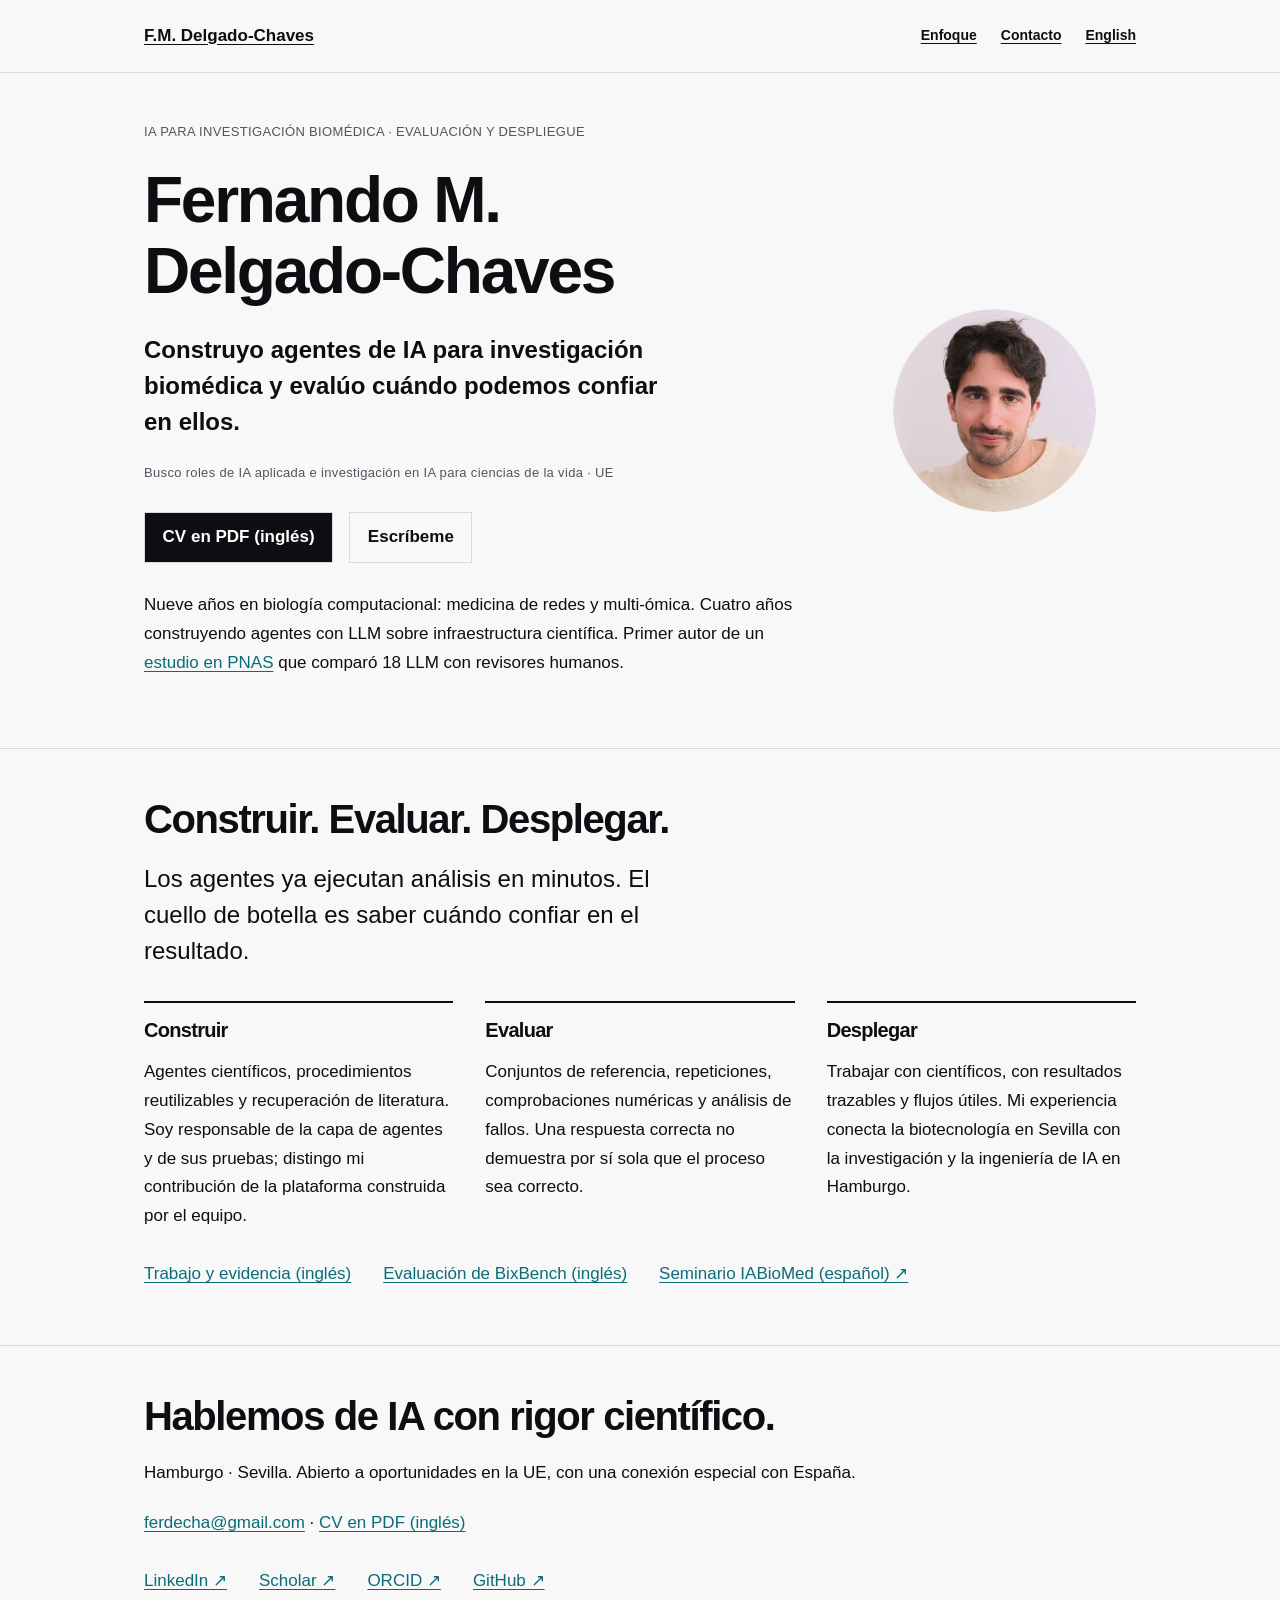
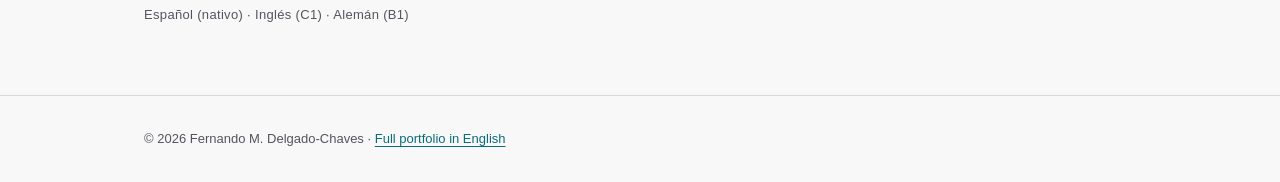
<file: es/index.html>
<!DOCTYPE html>
<html lang="es">
<head>
<meta charset="utf-8"><meta name="viewport" content="width=device-width, initial-scale=1">
<title>Fernando M. Delgado-Chaves, PhD — IA para investigación biomédica</title>
<meta name="description" content="Construyo agentes de IA para investigación biomédica y evalúo cuándo podemos confiar en ellos. Biología computacional, evaluación de LLM y despliegue con científicos.">
<link rel="canonical" href="https://fmdelgado.github.io/fernandodelgado.me/es/">
<link rel="alternate" hreflang="en" href="https://fmdelgado.github.io/fernandodelgado.me/">
<link rel="alternate" hreflang="es" href="https://fmdelgado.github.io/fernandodelgado.me/es/">
<link rel="alternate" hreflang="x-default" href="https://fmdelgado.github.io/fernandodelgado.me/">
<meta property="og:title" content="Fernando M. Delgado-Chaves — IA para investigación biomédica">
<meta property="og:description" content="Construyo agentes de IA para investigación biomédica y evalúo cuándo podemos confiar en ellos.">
<meta property="og:url" content="https://fmdelgado.github.io/fernandodelgado.me/es/">
<meta property="og:image" content="https://fmdelgado.github.io/fernandodelgado.me/share-profile.jpg">
<meta property="og:image:alt" content="Fernando M. Delgado-Chaves: agentes de IA para investigación biomédica">
<link rel="stylesheet" href="../assets/content.css">
</head>
<body>
<a class="skip" href="#main">Saltar al contenido</a>
<header><div class="wrap"><a href="../">F.M. Delgado-Chaves</a><nav aria-label="Navegación"><a href="#enfoque">Enfoque</a><a href="#contacto">Contacto</a><a href="../" lang="en" hreflang="en">English</a></nav></div></header>
<main id="main" tabindex="-1">
<section class="spanish-hero"><div class="wrap hero-grid"><div>
  <p class="eyebrow">IA para investigación biomédica · Evaluación y despliegue</p>
  <h1>Fernando M.<br>Delgado-Chaves</h1>
  <p class="lede"><strong>Construyo agentes de IA para investigación biomédica y evalúo cuándo podemos confiar en ellos.</strong></p>
  <p class="meta">Busco roles de IA aplicada e investigación en IA para ciencias de la vida · UE</p>
  <div class="actions"><a class="button primary" href="../downloads/Fernando-M-Delgado-Chaves-CV.pdf">CV en PDF (inglés)</a><a class="button" href="mailto:ferdecha@gmail.com?subject=Investigaci%C3%B3n%20biom%C3%A9dica%20e%20IA">Escríbeme</a></div>
  <p>Nueve años en biología computacional: medicina de redes y multi-ómica. Cuatro años construyendo agentes con LLM sobre infraestructura científica. Primer autor de un <a href="https://doi.org/10.1073/pnas.2411962122" target="_blank" rel="noopener">estudio en PNAS</a> que comparó 18 LLM con revisores humanos.</p>
</div><figure><img class="portrait" src="../media/portrait-512.webp" width="512" height="512" alt="Retrato de Fernando M. Delgado-Chaves"></figure></div></section>
<section class="section" id="enfoque"><div class="wrap">
  <h2>Construir. Evaluar. Desplegar.</h2><p class="lede">Los agentes ya ejecutan análisis en minutos. El cuello de botella es saber cuándo confiar en el resultado.</p>
  <div class="focus-grid"><article><h3>Construir</h3><p>Agentes científicos, procedimientos reutilizables y recuperación de literatura. Soy responsable de la capa de agentes y de sus pruebas; distingo mi contribución de la plataforma construida por el equipo.</p></article><article><h3>Evaluar</h3><p>Conjuntos de referencia, repeticiones, comprobaciones numéricas y análisis de fallos. Una respuesta correcta no demuestra por sí sola que el proceso sea correcto.</p></article><article><h3>Desplegar</h3><p>Trabajar con científicos, con resultados trazables y flujos útiles. Mi experiencia conecta la biotecnología en Sevilla con la investigación y la ingeniería de IA en Hamburgo.</p></article></div>
  <div class="links"><a href="../#work">Trabajo y evidencia (inglés)</a><a href="../writing/bixbench-full/">Evaluación de BixBench (inglés)</a><a href="https://www.youtube.com/watch?v=9geDo0973n0" target="_blank" rel="noopener">Seminario IABioMed (español) ↗</a></div>
</div></section>
<section class="section" id="contacto"><div class="wrap">
  <h2>Hablemos de IA con rigor científico.</h2><p>Hamburgo · Sevilla. Abierto a oportunidades en la UE, con una conexión especial con España.</p>
  <p><a href="mailto:ferdecha@gmail.com">ferdecha@gmail.com</a> · <a href="../downloads/Fernando-M-Delgado-Chaves-CV.pdf">CV en PDF (inglés)</a></p>
  <div class="links"><a href="https://www.linkedin.com/in/fernando-delgado-chaves" target="_blank" rel="noopener">LinkedIn ↗</a><a href="https://scholar.google.com/citations?user=LT3VzUgAAAAJ" target="_blank" rel="noopener">Scholar ↗</a><a href="https://orcid.org/0000-0002-6171-1215" target="_blank" rel="noopener">ORCID ↗</a><a href="https://github.com/fmdelgado" target="_blank" rel="noopener">GitHub ↗</a></div>
  <p class="meta">Español (nativo) · Inglés (C1) · Alemán (B1)</p>
</div></section>
</main><footer><div class="wrap"><p>© 2026 Fernando M. Delgado-Chaves · <a href="../" lang="en">Full portfolio in English</a></p></div></footer>
</body></html>
</file>
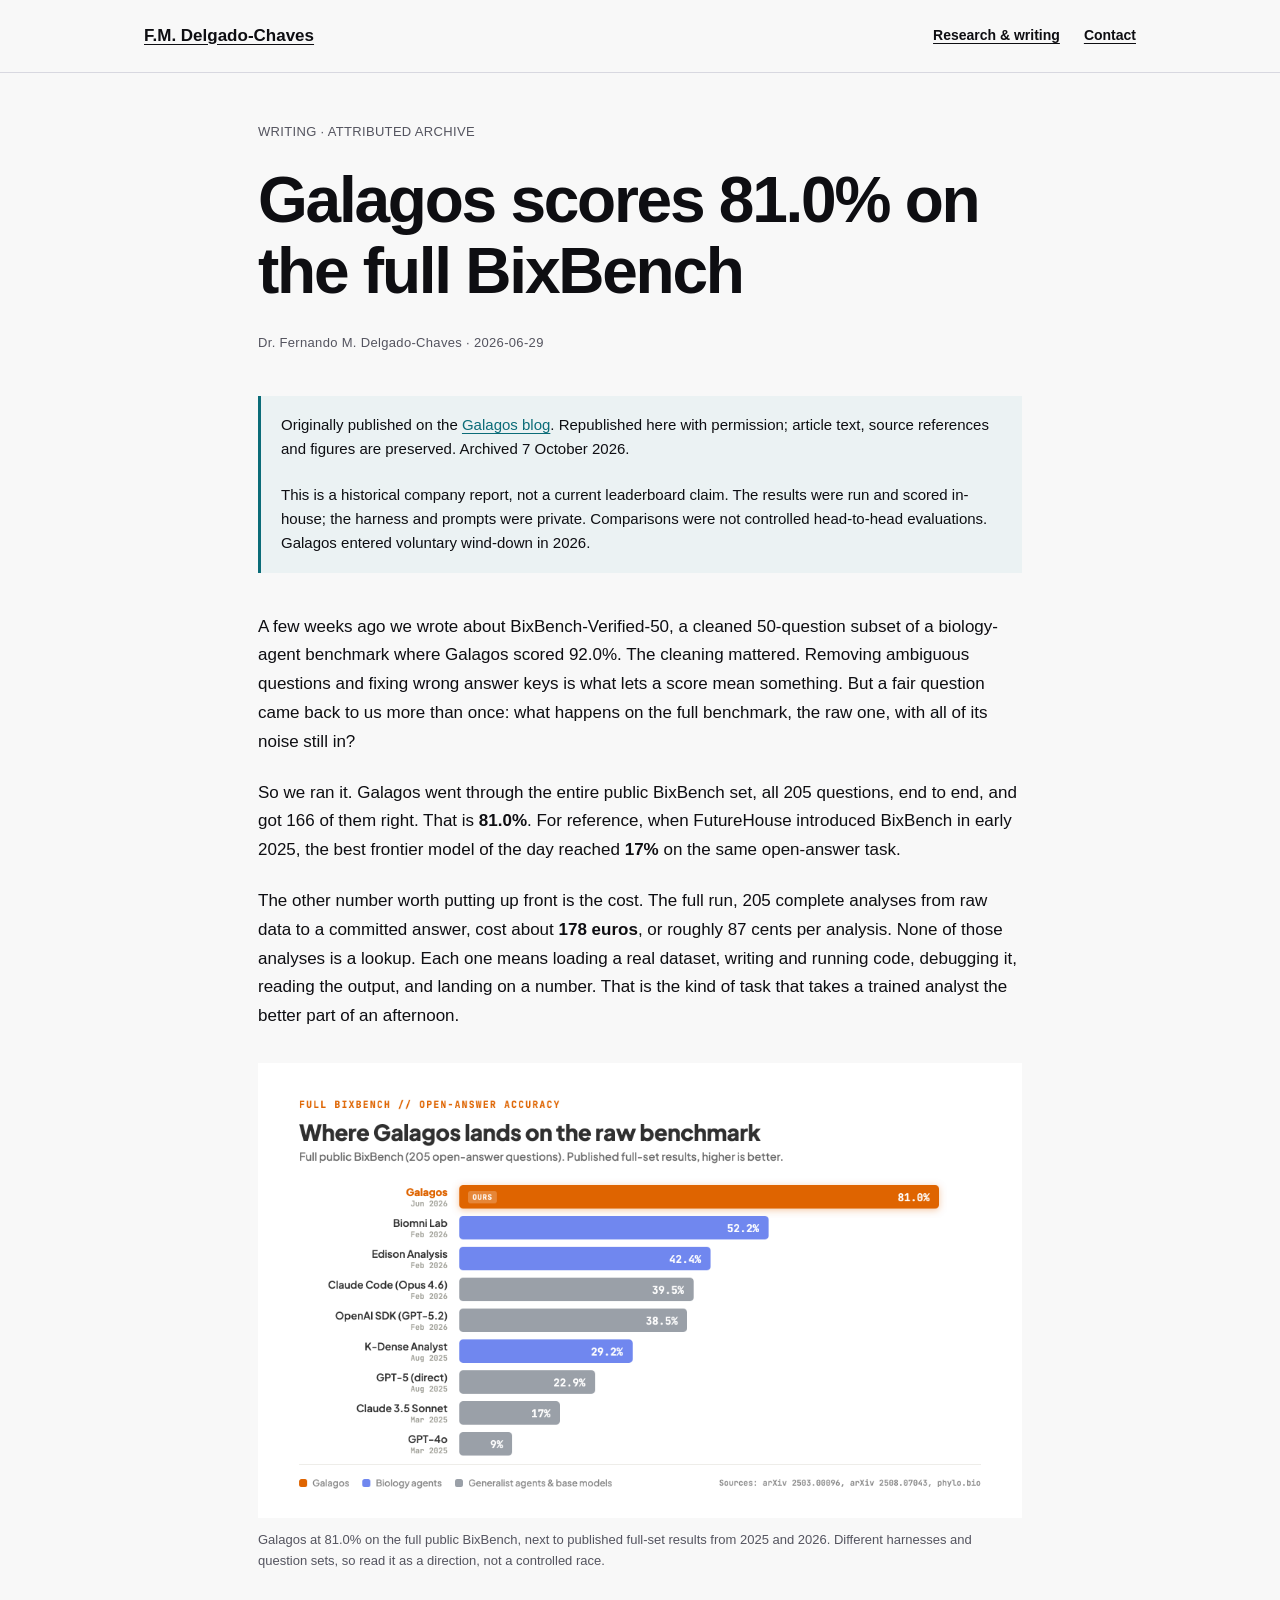
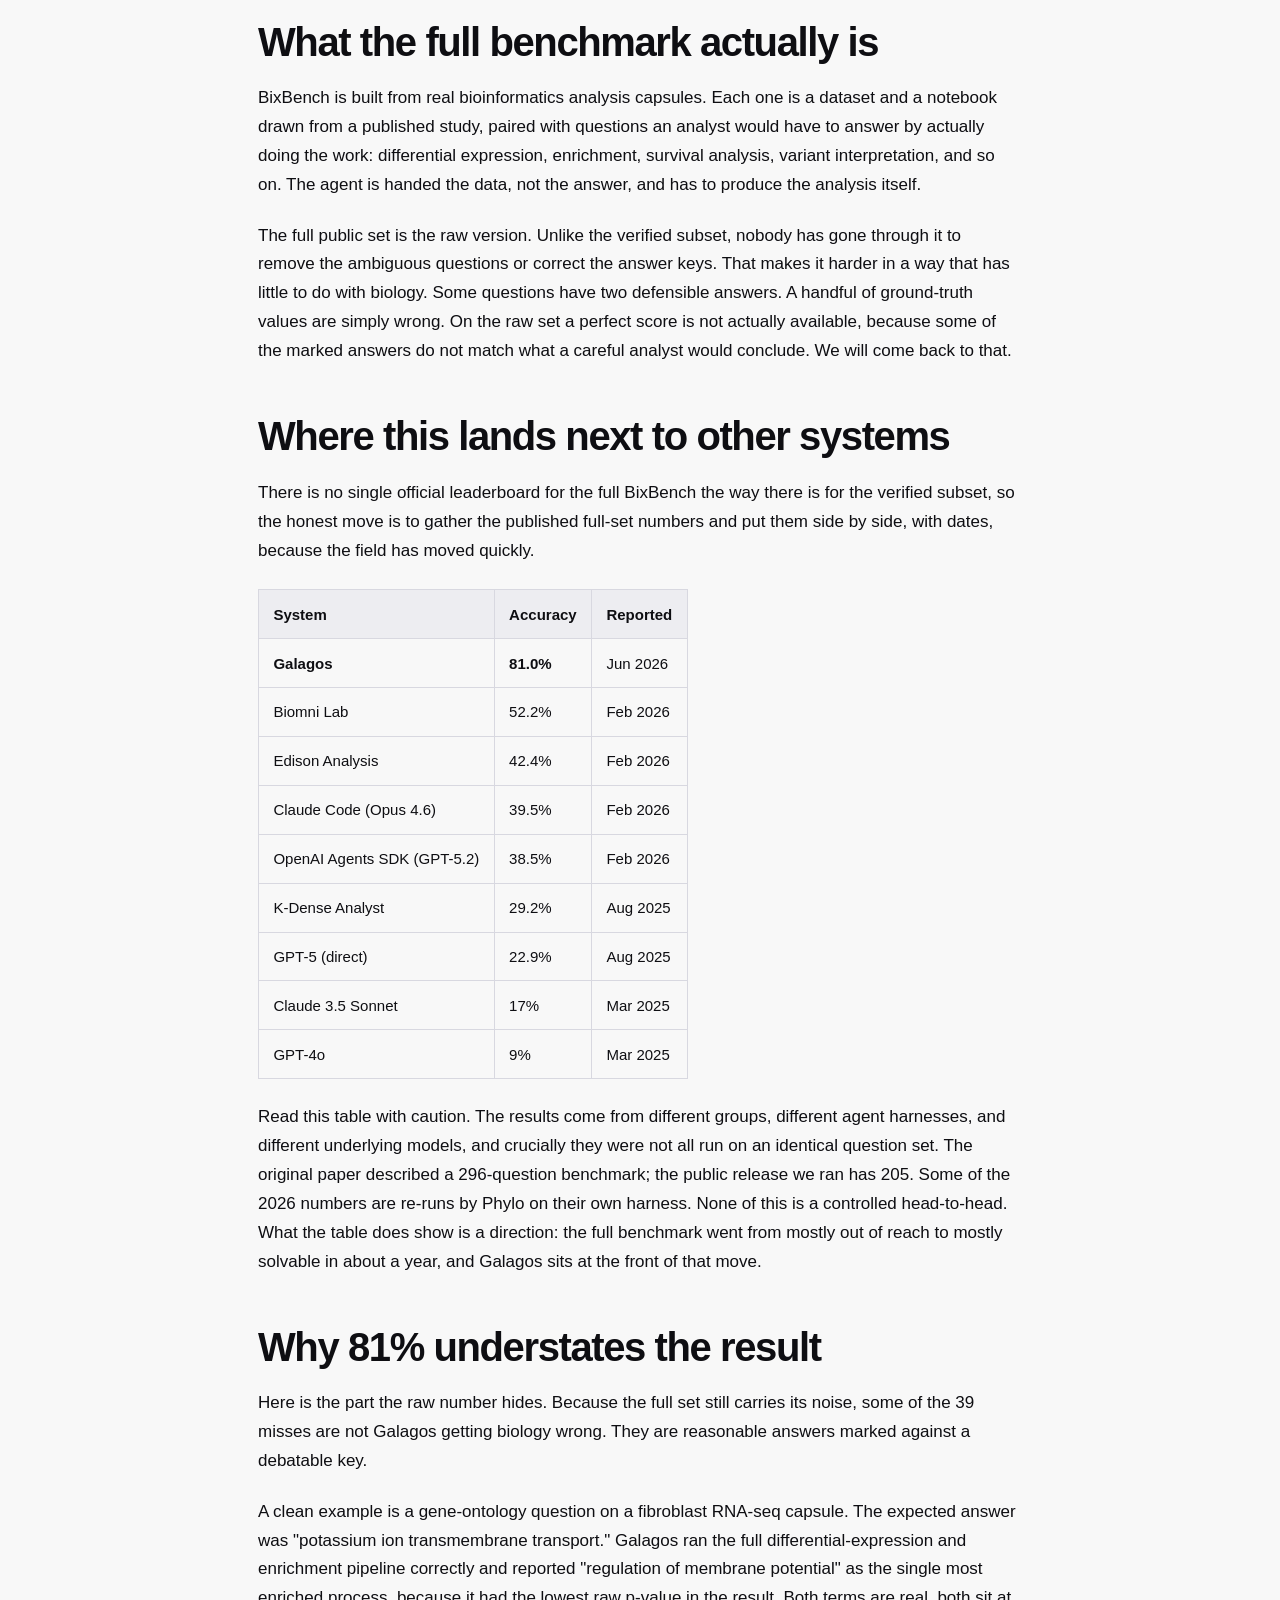
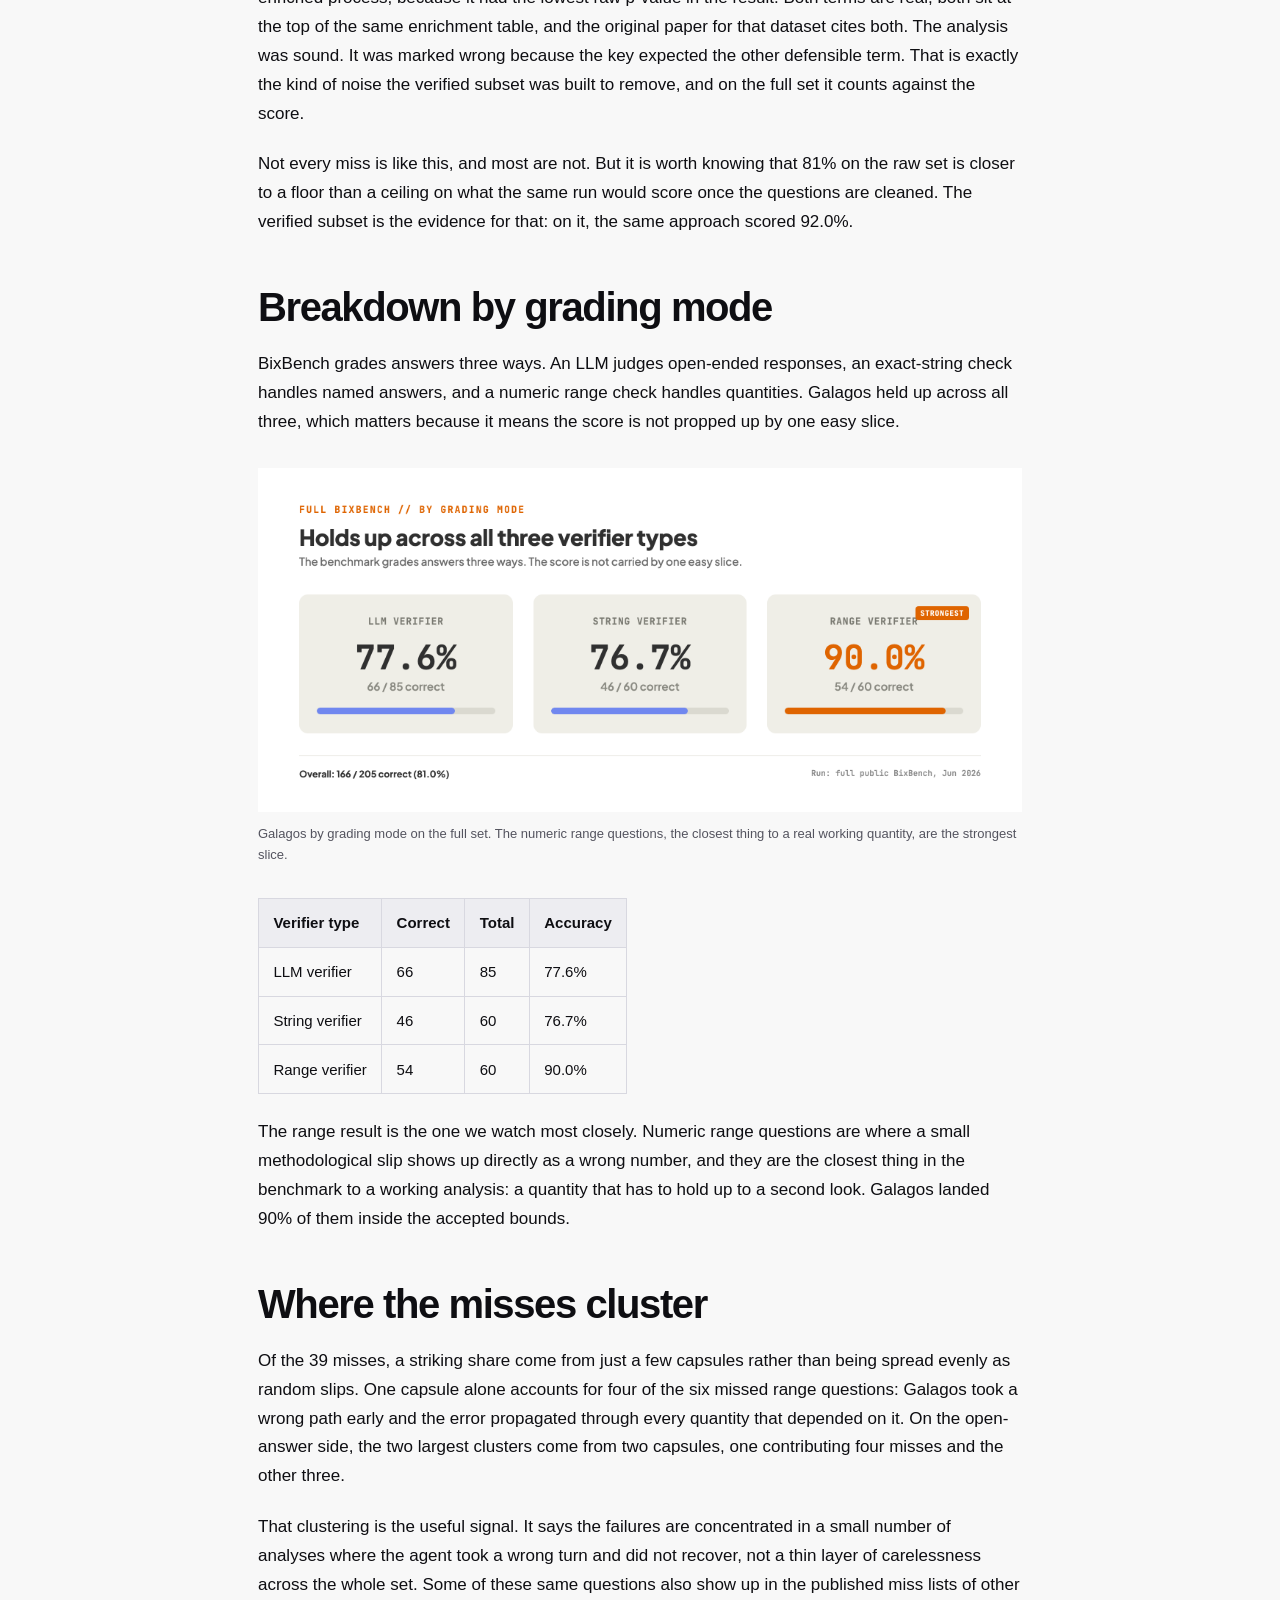
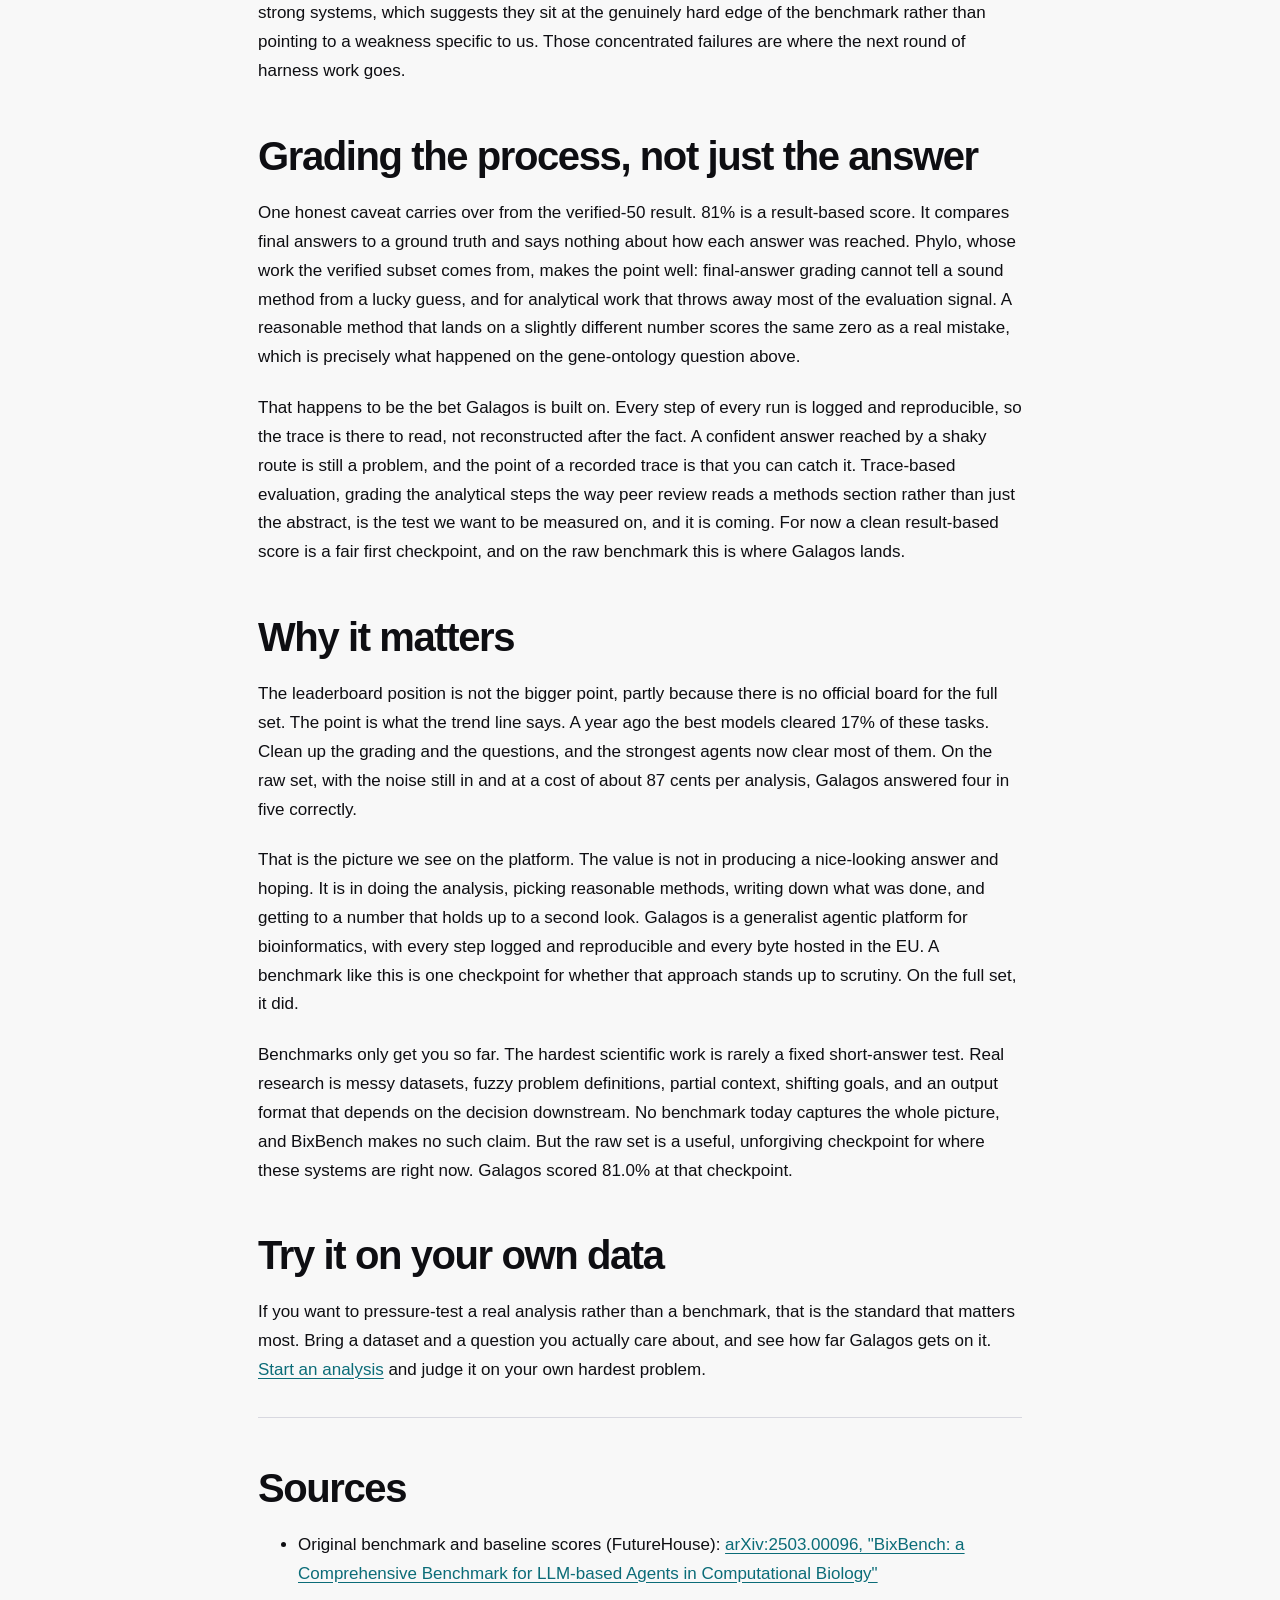
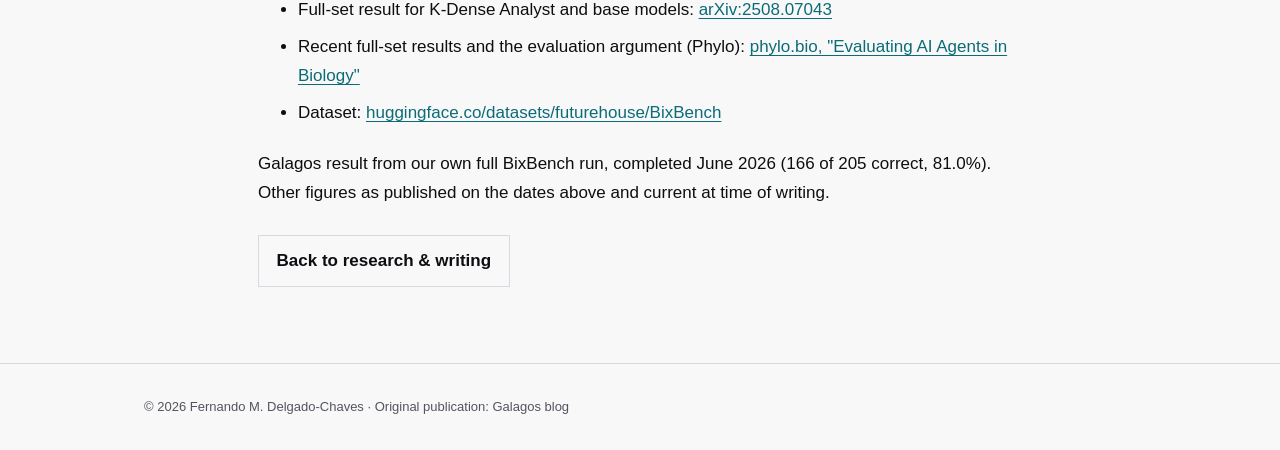
<file: writing/bixbench-full/index.html>
<!DOCTYPE html>
<html lang="en"><head><meta charset="utf-8"><meta name="viewport" content="width=device-width, initial-scale=1">
<title>Galagos scores 81.0% on the full BixBench — Fernando M. Delgado-Chaves</title>
<meta name="description" content="Attributed archive of Galagos scores 81.0% on the full BixBench, originally published on the Galagos blog.">
<link rel="canonical" href="https://fmdelgado.github.io/fernandodelgado.me/writing/bixbench-full/">
<link rel="stylesheet" href="../../assets/content.css"></head><body>
<a class="skip" href="#main">Skip to article</a>
<header><div class="wrap"><a href="../../">F.M. Delgado-Chaves</a><nav aria-label="Article navigation"><a href="../../#research">Research &amp; writing</a><a href="../../#contact">Contact</a></nav></div></header>
<main class="article-wrap" id="main" tabindex="-1">
<div class="article-heading"><p class="eyebrow">Writing · Attributed archive</p><h1>Galagos scores 81.0% on the full BixBench</h1>
<p class="meta">Dr. Fernando M. Delgado-Chaves · <time datetime="2026-06-29">2026-06-29</time></p></div>
<aside class="archive-note"><p>Originally published on the <a href="https://ghost.galagos.ai/galagos-full-bixbench/" rel="noopener">Galagos blog</a>. Republished here with permission; article text, source references and figures are preserved. Archived 7 October 2026.</p><p>This is a historical company report, not a current leaderboard claim. The results were run and scored in-house; the harness and prompts were private. Comparisons were not controlled head-to-head evaluations. Galagos entered voluntary wind-down in 2026.</p></aside>
<div class="article-body">
<p>A few weeks ago we wrote about BixBench-Verified-50, a cleaned 50-question subset of a biology-agent benchmark where Galagos scored 92.0%. The cleaning mattered. Removing ambiguous questions and fixing wrong answer keys is what lets a score mean something. But a fair question came back to us more than once: what happens on the full benchmark, the raw one, with all of its noise still in?</p><p>So we ran it. Galagos went through the entire public BixBench set, all 205 questions, end to end, and got 166 of them right. That is <strong>81.0%</strong>. For reference, when FutureHouse introduced BixBench in early 2025, the best frontier model of the day reached <strong>17%</strong> on the same open-answer task.</p><p>The other number worth putting up front is the cost. The full run, 205 complete analyses from raw data to a committed answer, cost about <strong>178 euros</strong>, or roughly 87 cents per analysis. None of those analyses is a lookup. Each one means loading a real dataset, writing and running code, debugging it, reading the output, and landing on a number. That is the kind of task that takes a trained analyst the better part of an afternoon.</p><figure><img alt="Horizontal bar chart of full BixBench open-answer accuracy. Galagos leads at 81.0% in orange (Jun 2026), followed by Biomni Lab 52.2% and Edison Analysis 42.4% (Feb 2026), Claude Code Opus 4.6 39.5% and OpenAI SDK GPT-5.2 38.5% (Feb 2026), K-Dense Analyst 29.2% and GPT-5 22.9% (Aug 2025), Claude 3.5 Sonnet 17% and GPT-4o 9% (Mar 2025)." decoding="async" height="1238" loading="lazy" src="../images/bd739340d7e3-01-comparison-2.png" width="2080"/><figcaption><span>Galagos at 81.0% on the full public BixBench, next to published full-set results from 2025 and 2026. Different harnesses and question sets, so read it as a direction, not a controlled race.</span></figcaption></figure><h2 id="what-the-full-benchmark-actually-is">What the full benchmark actually is</h2><p>BixBench is built from real bioinformatics analysis capsules. Each one is a dataset and a notebook drawn from a published study, paired with questions an analyst would have to answer by actually doing the work: differential expression, enrichment, survival analysis, variant interpretation, and so on. The agent is handed the data, not the answer, and has to produce the analysis itself.</p><p>The full public set is the raw version. Unlike the verified subset, nobody has gone through it to remove the ambiguous questions or correct the answer keys. That makes it harder in a way that has little to do with biology. Some questions have two defensible answers. A handful of ground-truth values are simply wrong. On the raw set a perfect score is not actually available, because some of the marked answers do not match what a careful analyst would conclude. We will come back to that.</p><h2 id="where-this-lands-next-to-other-systems">Where this lands next to other systems</h2><p>There is no single official leaderboard for the full BixBench the way there is for the verified subset, so the honest move is to gather the published full-set numbers and put them side by side, with dates, because the field has moved quickly.</p>

<div aria-label="Data table 1: Galagos scores 81.0% on the full BixBench. Scroll horizontally to read all columns." class="table-scroll" role="region" tabindex="0"><table>
<thead>
<tr><th scope="col">System</th><th scope="col">Accuracy</th><th scope="col">Reported</th></tr>
</thead>
<tbody>
<tr><td><strong>Galagos</strong></td><td><strong>81.0%</strong></td><td>Jun 2026</td></tr>
<tr><td>Biomni Lab</td><td>52.2%</td><td>Feb 2026</td></tr>
<tr><td>Edison Analysis</td><td>42.4%</td><td>Feb 2026</td></tr>
<tr><td>Claude Code (Opus 4.6)</td><td>39.5%</td><td>Feb 2026</td></tr>
<tr><td>OpenAI Agents SDK (GPT-5.2)</td><td>38.5%</td><td>Feb 2026</td></tr>
<tr><td>K-Dense Analyst</td><td>29.2%</td><td>Aug 2025</td></tr>
<tr><td>GPT-5 (direct)</td><td>22.9%</td><td>Aug 2025</td></tr>
<tr><td>Claude 3.5 Sonnet</td><td>17%</td><td>Mar 2025</td></tr>
<tr><td>GPT-4o</td><td>9%</td><td>Mar 2025</td></tr>
</tbody>
</table></div>

<p>Read this table with caution. The results come from different groups, different agent harnesses, and different underlying models, and crucially they were not all run on an identical question set. The original paper described a 296-question benchmark; the public release we ran has 205. Some of the 2026 numbers are re-runs by Phylo on their own harness. None of this is a controlled head-to-head. What the table does show is a direction: the full benchmark went from mostly out of reach to mostly solvable in about a year, and Galagos sits at the front of that move.</p><h2 id="why-81-understates-the-result">Why 81% understates the result</h2><p>Here is the part the raw number hides. Because the full set still carries its noise, some of the 39 misses are not Galagos getting biology wrong. They are reasonable answers marked against a debatable key.</p><p>A clean example is a gene-ontology question on a fibroblast RNA-seq capsule. The expected answer was "potassium ion transmembrane transport." Galagos ran the full differential-expression and enrichment pipeline correctly and reported "regulation of membrane potential" as the single most enriched process, because it had the lowest raw p-value in the result. Both terms are real, both sit at the top of the same enrichment table, and the original paper for that dataset cites both. The analysis was sound. It was marked wrong because the key expected the other defensible term. That is exactly the kind of noise the verified subset was built to remove, and on the full set it counts against the score.</p><p>Not every miss is like this, and most are not. But it is worth knowing that 81% on the raw set is closer to a floor than a ceiling on what the same run would score once the questions are cleaned. The verified subset is the evidence for that: on it, the same approach scored 92.0%.</p><h2 id="breakdown-by-grading-mode">Breakdown by grading mode</h2><p>BixBench grades answers three ways. An LLM judges open-ended responses, an exact-string check handles named answers, and a numeric range check handles quantities. Galagos held up across all three, which matters because it means the score is not propped up by one easy slice.</p><figure><img alt="Three-panel figure of Galagos accuracy on the full BixBench by grading mode: LLM verifier 77.6% (66 of 85), string verifier 76.7% (46 of 60), and range verifier 90.0% (54 of 60). Overall 166 of 205 correct, 81.0%." decoding="async" height="936" loading="lazy" src="../images/fc168b19ac5c-02-verifiers.png" width="2080"/><figcaption><span>Galagos by grading mode on the full set. The numeric range questions, the closest thing to a real working quantity, are the strongest slice.</span></figcaption></figure>

<div aria-label="Data table 2: Galagos scores 81.0% on the full BixBench. Scroll horizontally to read all columns." class="table-scroll" role="region" tabindex="0"><table>
<thead>
<tr><th scope="col">Verifier type</th><th scope="col">Correct</th><th scope="col">Total</th><th scope="col">Accuracy</th></tr>
</thead>
<tbody>
<tr><td>LLM verifier</td><td>66</td><td>85</td><td>77.6%</td></tr>
<tr><td>String verifier</td><td>46</td><td>60</td><td>76.7%</td></tr>
<tr><td>Range verifier</td><td>54</td><td>60</td><td>90.0%</td></tr>
</tbody>
</table></div>

<p>The range result is the one we watch most closely. Numeric range questions are where a small methodological slip shows up directly as a wrong number, and they are the closest thing in the benchmark to a working analysis: a quantity that has to hold up to a second look. Galagos landed 90% of them inside the accepted bounds.</p><h2 id="where-the-misses-cluster">Where the misses cluster</h2><p>Of the 39 misses, a striking share come from just a few capsules rather than being spread evenly as random slips. One capsule alone accounts for four of the six missed range questions: Galagos took a wrong path early and the error propagated through every quantity that depended on it. On the open-answer side, the two largest clusters come from two capsules, one contributing four misses and the other three.</p><p>That clustering is the useful signal. It says the failures are concentrated in a small number of analyses where the agent took a wrong turn and did not recover, not a thin layer of carelessness across the whole set. Some of these same questions also show up in the published miss lists of other strong systems, which suggests they sit at the genuinely hard edge of the benchmark rather than pointing to a weakness specific to us. Those concentrated failures are where the next round of harness work goes.</p><h2 id="grading-the-process-not-just-the-answer">Grading the process, not just the answer</h2><p>One honest caveat carries over from the verified-50 result. 81% is a result-based score. It compares final answers to a ground truth and says nothing about how each answer was reached. Phylo, whose work the verified subset comes from, makes the point well: final-answer grading cannot tell a sound method from a lucky guess, and for analytical work that throws away most of the evaluation signal. A reasonable method that lands on a slightly different number scores the same zero as a real mistake, which is precisely what happened on the gene-ontology question above.</p><p>That happens to be the bet Galagos is built on. Every step of every run is logged and reproducible, so the trace is there to read, not reconstructed after the fact. A confident answer reached by a shaky route is still a problem, and the point of a recorded trace is that you can catch it. Trace-based evaluation, grading the analytical steps the way peer review reads a methods section rather than just the abstract, is the test we want to be measured on, and it is coming. For now a clean result-based score is a fair first checkpoint, and on the raw benchmark this is where Galagos lands.</p><h2 id="why-it-matters">Why it matters</h2><p>The leaderboard position is not the bigger point, partly because there is no official board for the full set. The point is what the trend line says. A year ago the best models cleared 17% of these tasks. Clean up the grading and the questions, and the strongest agents now clear most of them. On the raw set, with the noise still in and at a cost of about 87 cents per analysis, Galagos answered four in five correctly.</p><p>That is the picture we see on the platform. The value is not in producing a nice-looking answer and hoping. It is in doing the analysis, picking reasonable methods, writing down what was done, and getting to a number that holds up to a second look. Galagos is a generalist agentic platform for bioinformatics, with every step logged and reproducible and every byte hosted in the EU. A benchmark like this is one checkpoint for whether that approach stands up to scrutiny. On the full set, it did.</p><p>Benchmarks only get you so far. The hardest scientific work is rarely a fixed short-answer test. Real research is messy datasets, fuzzy problem definitions, partial context, shifting goals, and an output format that depends on the decision downstream. No benchmark today captures the whole picture, and BixBench makes no such claim. But the raw set is a useful, unforgiving checkpoint for where these systems are right now. Galagos scored 81.0% at that checkpoint.</p><h2 id="try-it-on-your-own-data">Try it on your own data</h2><p>If you want to pressure-test a real analysis rather than a benchmark, that is the standard that matters most. Bring a dataset and a question you actually care about, and see how far Galagos gets on it. <a href="https://galagos.ai/?ref=ghost.galagos.ai" rel="noopener">Start an analysis</a> and judge it on your own hardest problem.</p><hr/><h2 id="sources">Sources</h2><ul><li>Original benchmark and baseline scores (FutureHouse): <a href="https://arxiv.org/abs/2503.00096?ref=ghost.galagos.ai" rel="noopener">arXiv:2503.00096, "BixBench: a Comprehensive Benchmark for LLM-based Agents in Computational Biology"</a></li><li>Full-set result for K-Dense Analyst and base models: <a href="https://arxiv.org/abs/2508.07043?ref=ghost.galagos.ai" rel="noopener">arXiv:2508.07043</a></li><li>Recent full-set results and the evaluation argument (Phylo): <a href="https://phylo.bio/blog/evaluating-ai-agents-in-biology?ref=ghost.galagos.ai" rel="noopener">phylo.bio, "Evaluating AI Agents in Biology"</a></li><li>Dataset: <a href="https://huggingface.co/datasets/futurehouse/BixBench?ref=ghost.galagos.ai" rel="noopener">huggingface.co/datasets/futurehouse/BixBench</a></li></ul><p>Galagos result from our own full BixBench run, completed June 2026 (166 of 205 correct, 81.0%). Other figures as published on the dates above and current at time of writing.</p>
</div>
<div class="actions"><a class="button" href="../../#research">Back to research &amp; writing</a></div>
</main><footer><div class="wrap"><p>© 2026 Fernando M. Delgado-Chaves · Original publication: Galagos blog</p></div></footer></body></html>
</file>
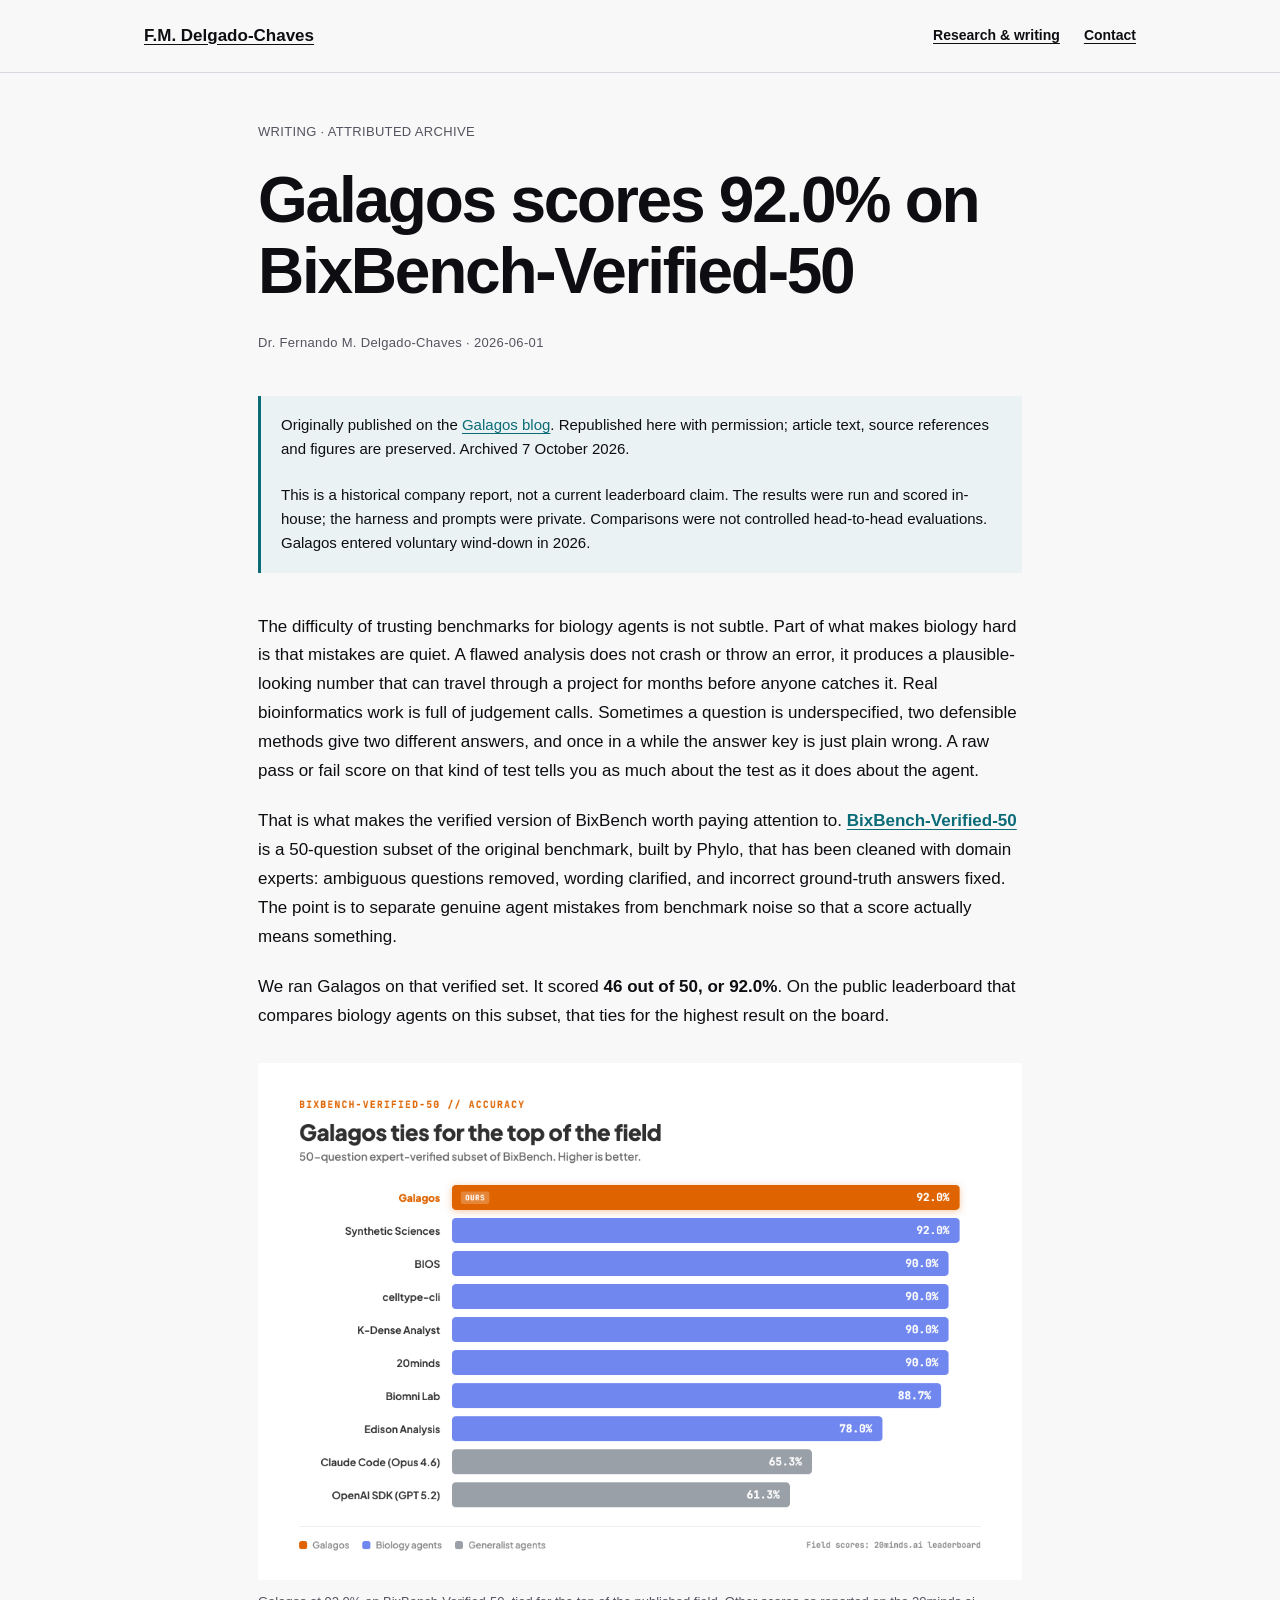
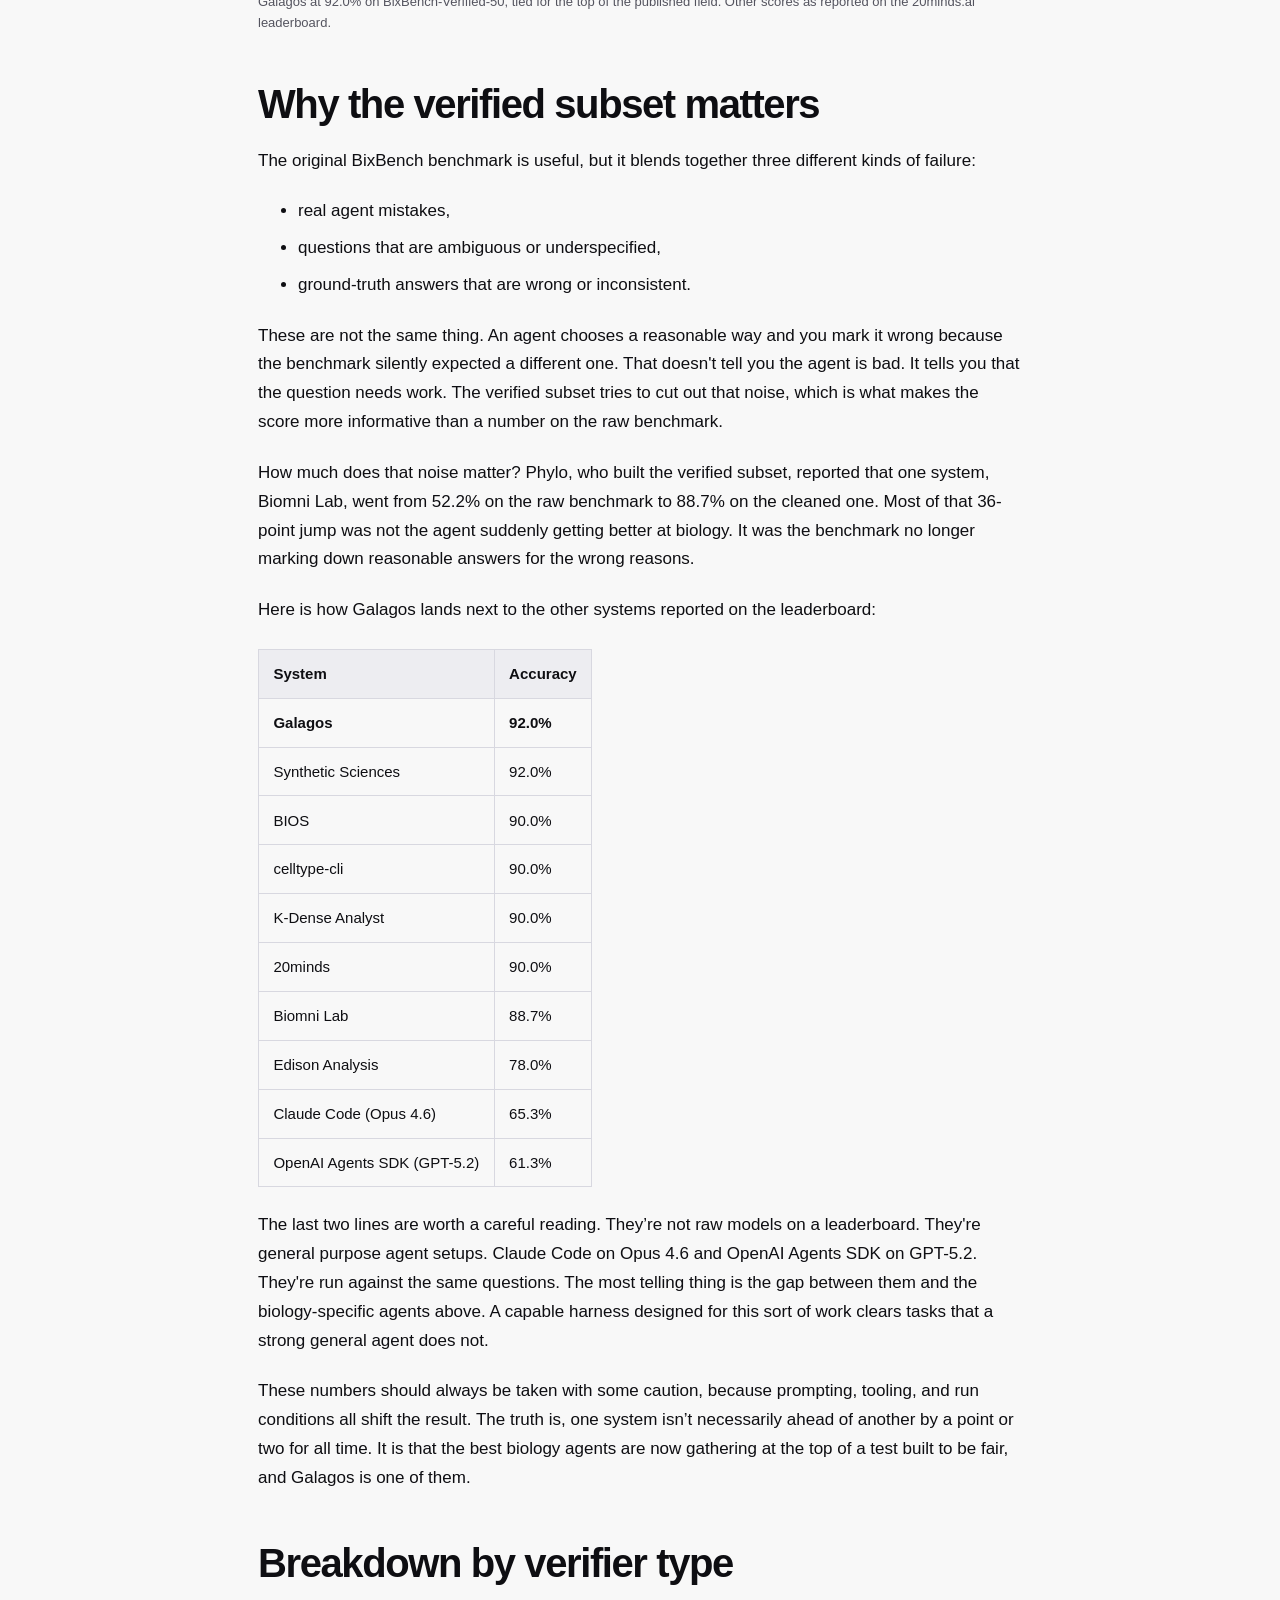
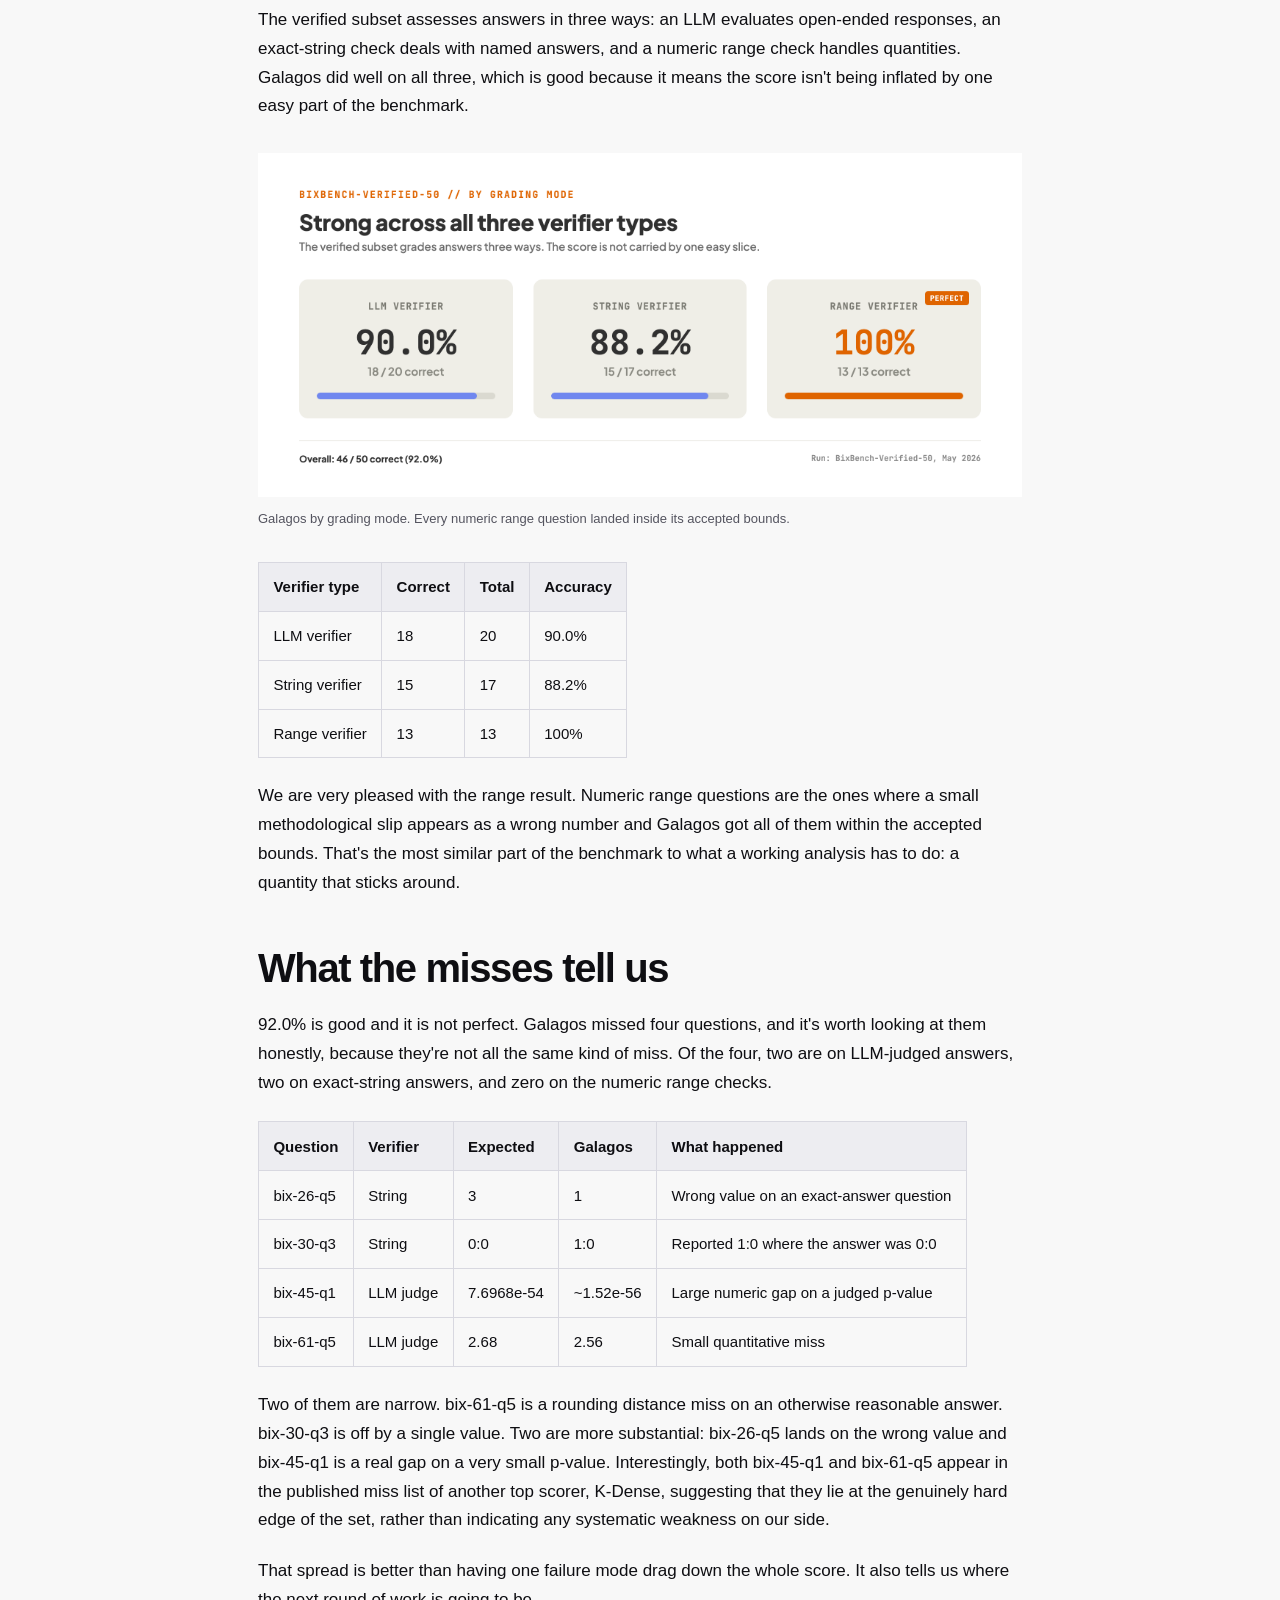
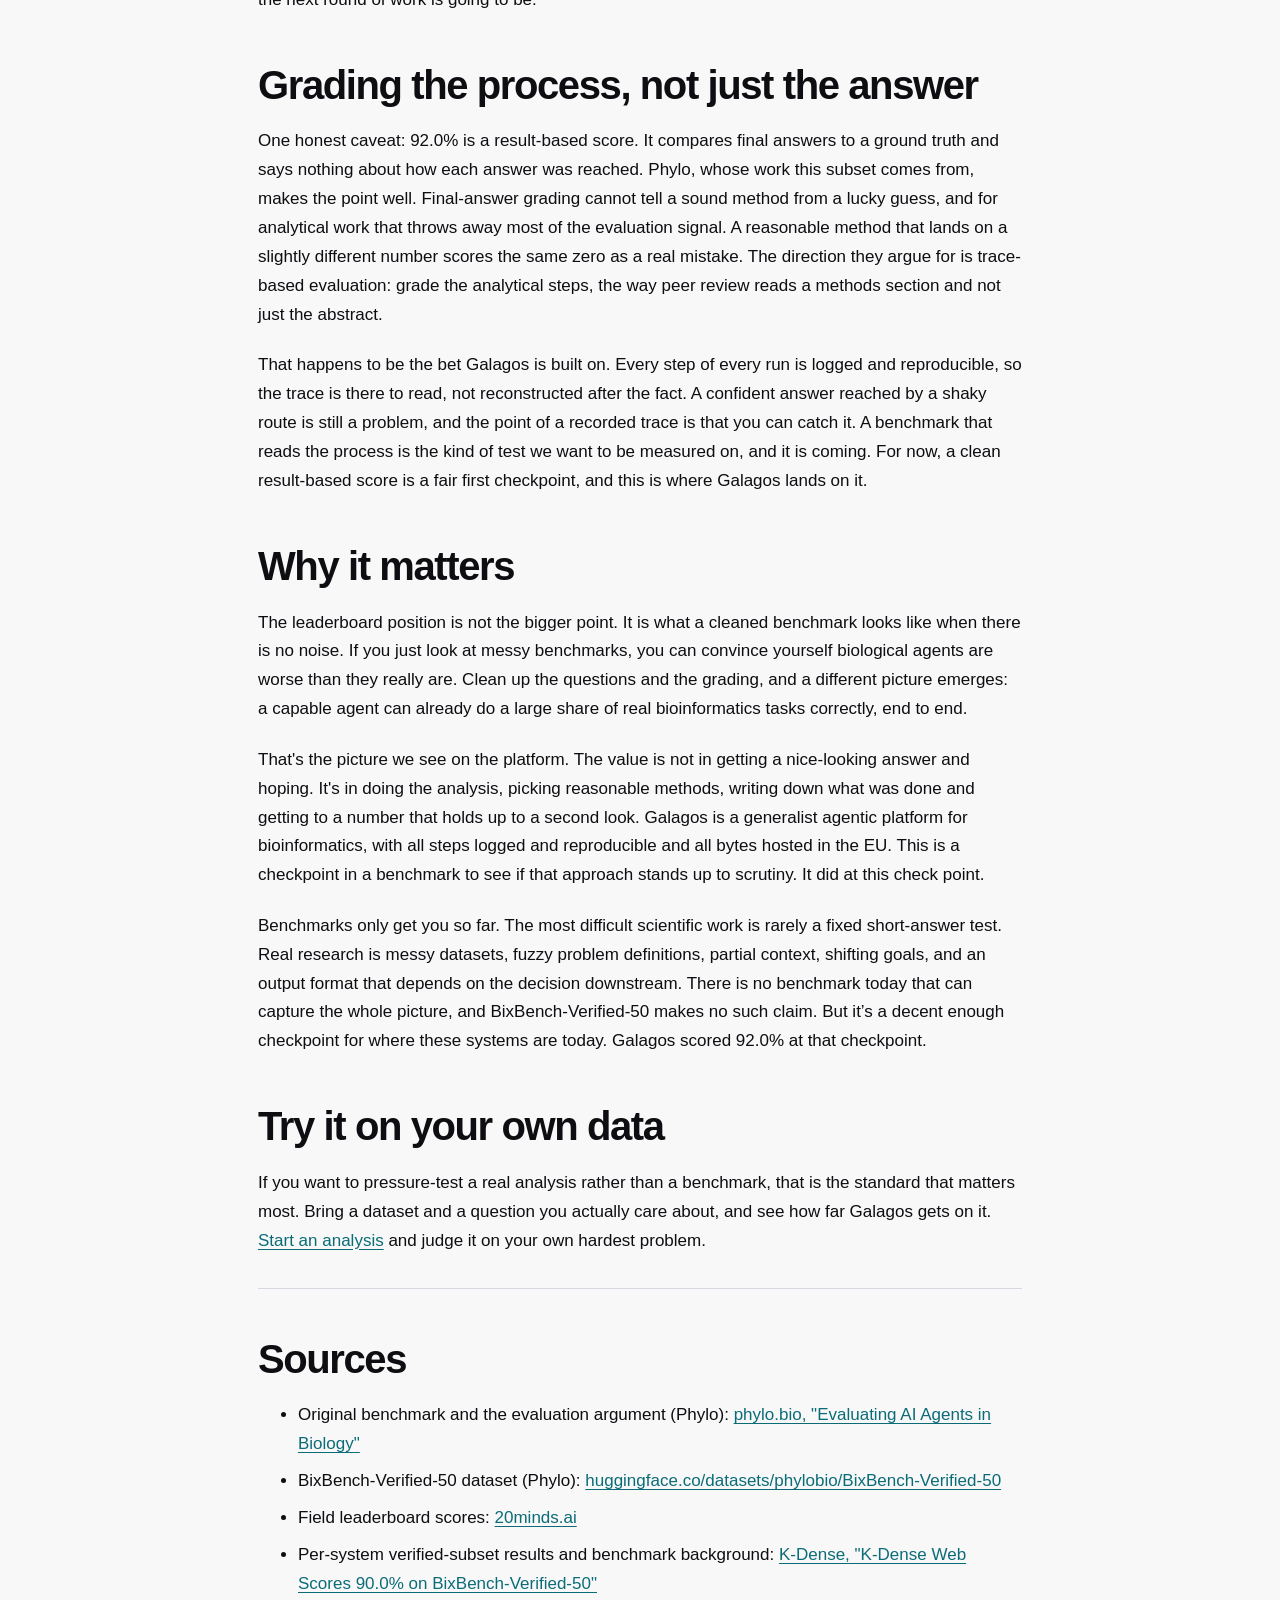
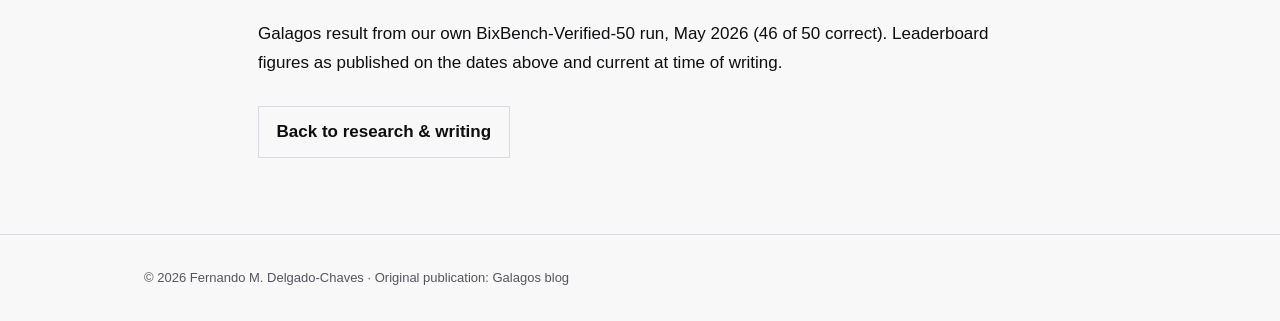
<file: writing/bixbench-verified-50/index.html>
<!DOCTYPE html>
<html lang="en"><head><meta charset="utf-8"><meta name="viewport" content="width=device-width, initial-scale=1">
<title>Galagos scores 92.0% on BixBench-Verified-50 — Fernando M. Delgado-Chaves</title>
<meta name="description" content="Attributed archive of Galagos scores 92.0% on BixBench-Verified-50, originally published on the Galagos blog.">
<link rel="canonical" href="https://fmdelgado.github.io/fernandodelgado.me/writing/bixbench-verified-50/">
<link rel="stylesheet" href="../../assets/content.css"></head><body>
<a class="skip" href="#main">Skip to article</a>
<header><div class="wrap"><a href="../../">F.M. Delgado-Chaves</a><nav aria-label="Article navigation"><a href="../../#research">Research &amp; writing</a><a href="../../#contact">Contact</a></nav></div></header>
<main class="article-wrap" id="main" tabindex="-1">
<div class="article-heading"><p class="eyebrow">Writing · Attributed archive</p><h1>Galagos scores 92.0% on BixBench-Verified-50</h1>
<p class="meta">Dr. Fernando M. Delgado-Chaves · <time datetime="2026-06-01">2026-06-01</time></p></div>
<aside class="archive-note"><p>Originally published on the <a href="https://ghost.galagos.ai/galagos-bixbench-verified-50/" rel="noopener">Galagos blog</a>. Republished here with permission; article text, source references and figures are preserved. Archived 7 October 2026.</p><p>This is a historical company report, not a current leaderboard claim. The results were run and scored in-house; the harness and prompts were private. Comparisons were not controlled head-to-head evaluations. Galagos entered voluntary wind-down in 2026.</p></aside>
<div class="article-body">
<p>The difficulty of trusting benchmarks for biology agents is not subtle. Part of what makes biology hard is that mistakes are quiet. A flawed analysis does not crash or throw an error, it produces a plausible-looking number that can travel through a project for months before anyone catches it. Real bioinformatics work is full of judgement calls. Sometimes a question is underspecified, two defensible methods give two different answers, and once in a while the answer key is just plain wrong. A raw pass or fail score on that kind of test tells you as much about the test as it does about the agent.</p><p>That is what makes the verified version of BixBench worth paying attention to. <a href="https://huggingface.co/datasets/phylobio/BixBench-Verified-50?ref=ghost.galagos.ai" rel="noopener"><strong>BixBench-Verified-50</strong></a> is a 50-question subset of the original benchmark, built by Phylo, that has been cleaned with domain experts: ambiguous questions removed, wording clarified, and incorrect ground-truth answers fixed. The point is to separate genuine agent mistakes from benchmark noise so that a score actually means something.</p><p>We ran Galagos on that verified set. It scored <strong>46 out of 50, or 92.0%</strong>. On the public leaderboard that compares biology agents on this subset, that ties for the highest result on the board.</p><figure><img alt="Horizontal bar chart of BixBench-Verified-50 accuracy. Galagos leads at 92.0% in orange, tied with Synthetic Sciences at 92.0%. BIOS, celltype-cli, K-Dense Analyst, and 20minds follow at 90.0%, Biomni Lab at 88.7%, Edison Analysis at 78.0%, Claude Opus 4.6 at 65.3%, and GPT 5.2 at 61.3%." decoding="async" height="1408" loading="lazy" src="../images/17397efba204-01-leaderboard-2.png" width="2080"/><figcaption><span>Galagos at 92.0% on BixBench-Verified-50, tied for the top of the published field. Other scores as reported on the 20minds.ai leaderboard.</span></figcaption></figure><h2 id="why-the-verified-subset-matters">Why the verified subset matters</h2><p>The original BixBench benchmark is useful, but it blends together three different kinds of failure:</p><ul><li>real agent mistakes,</li><li>questions that are ambiguous or underspecified,</li><li>ground-truth answers that are wrong or inconsistent.</li></ul><p>These are not the same thing. An agent chooses a reasonable way and you mark it wrong because the benchmark silently expected a different one. That doesn't tell you the agent is bad. It tells you that the question needs work. The verified subset tries to cut out that noise, which is what makes the score more informative than a number on the raw benchmark.</p><p>How much does that noise matter? Phylo, who built the verified subset, reported that one system, Biomni Lab, went from 52.2% on the raw benchmark to 88.7% on the cleaned one. Most of that 36-point jump was not the agent suddenly getting better at biology. It was the benchmark no longer marking down reasonable answers for the wrong reasons.</p><p>Here is how Galagos lands next to the other systems reported on the leaderboard:</p>

<div aria-label="Data table 1: Galagos scores 92.0% on BixBench-Verified-50. Scroll horizontally to read all columns." class="table-scroll" role="region" tabindex="0"><table>
<thead>
<tr><th scope="col">System</th><th scope="col">Accuracy</th></tr>
</thead>
<tbody>
<tr><td><strong>Galagos</strong></td><td><strong>92.0%</strong></td></tr>
<tr><td>Synthetic Sciences</td><td>92.0%</td></tr>
<tr><td>BIOS</td><td>90.0%</td></tr>
<tr><td>celltype-cli</td><td>90.0%</td></tr>
<tr><td>K-Dense Analyst</td><td>90.0%</td></tr>
<tr><td>20minds</td><td>90.0%</td></tr>
<tr><td>Biomni Lab</td><td>88.7%</td></tr>
<tr><td>Edison Analysis</td><td>78.0%</td></tr>
<tr><td>Claude Code (Opus 4.6)</td><td>65.3%</td></tr>
<tr><td>OpenAI Agents SDK (GPT-5.2)</td><td>61.3%</td></tr>
</tbody>
</table></div>

<p>The last two lines are worth a careful reading. They’re not raw models on a leaderboard. They're general purpose agent setups. Claude Code on Opus 4.6 and OpenAI Agents SDK on GPT-5.2. They're run against the same questions. The most telling thing is the gap between them and the biology-specific agents above. A capable harness designed for this sort of work clears tasks that a strong general agent does not.</p><p>These numbers should always be taken with some caution, because prompting, tooling, and run conditions all shift the result. The truth is, one system isn’t necessarily ahead of another by a point or two for all time. It is that the best biology agents are now gathering at the top of a test built to be fair, and Galagos is one of them.</p><h2 id="breakdown-by-verifier-type">Breakdown by verifier type</h2><p>The verified subset assesses answers in three ways: an LLM evaluates open-ended responses, an exact-string check deals with named answers, and a numeric range check handles quantities. Galagos did well on all three, which is good because it means the score isn't being inflated by one easy part of the benchmark.</p><figure><img alt="Three-panel figure of Galagos accuracy on BixBench-Verified-50 by grading mode: LLM verifier 90.0% (18 of 20), string verifier 88.2% (15 of 17), and range verifier 100% (13 of 13). Overall 46 of 50 correct, 92.0%." decoding="async" height="936" loading="lazy" src="../images/533caa229cac-02-verifiers-2.png" width="2080"/><figcaption><span>Galagos by grading mode. Every numeric range question landed inside its accepted bounds.</span></figcaption></figure>

<div aria-label="Data table 2: Galagos scores 92.0% on BixBench-Verified-50. Scroll horizontally to read all columns." class="table-scroll" role="region" tabindex="0"><table>
<thead>
<tr><th scope="col">Verifier type</th><th scope="col">Correct</th><th scope="col">Total</th><th scope="col">Accuracy</th></tr>
</thead>
<tbody>
<tr><td>LLM verifier</td><td>18</td><td>20</td><td>90.0%</td></tr>
<tr><td>String verifier</td><td>15</td><td>17</td><td>88.2%</td></tr>
<tr><td>Range verifier</td><td>13</td><td>13</td><td>100%</td></tr>
</tbody>
</table></div>

<p>We are very pleased with the range result. Numeric range questions are the ones where a small methodological slip appears as a wrong number and Galagos got all of them within the accepted bounds. That's the most similar part of the benchmark to what a working analysis has to do: a quantity that sticks around.</p><h2 id="what-the-misses-tell-us">What the misses tell us</h2><p>92.0% is good and it is not perfect. Galagos missed four questions, and it's worth looking at them honestly, because they're not all the same kind of miss. Of the four, two are on LLM-judged answers, two on exact-string answers, and zero on the numeric range checks.</p>

<div aria-label="Data table 3: Galagos scores 92.0% on BixBench-Verified-50. Scroll horizontally to read all columns." class="table-scroll" role="region" tabindex="0"><table>
<thead>
<tr><th scope="col">Question</th><th scope="col">Verifier</th><th scope="col">Expected</th><th scope="col">Galagos</th><th scope="col">What happened</th></tr>
</thead>
<tbody>
<tr><td>bix-26-q5</td><td>String</td><td>3</td><td>1</td><td>Wrong value on an exact-answer question</td></tr>
<tr><td>bix-30-q3</td><td>String</td><td>0:0</td><td>1:0</td><td>Reported 1:0 where the answer was 0:0</td></tr>
<tr><td>bix-45-q1</td><td>LLM judge</td><td>7.6968e-54</td><td>~1.52e-56</td><td>Large numeric gap on a judged p-value</td></tr>
<tr><td>bix-61-q5</td><td>LLM judge</td><td>2.68</td><td>2.56</td><td>Small quantitative miss</td></tr>
</tbody>
</table></div>

<p>Two of them are narrow. bix-61-q5 is a rounding distance miss on an otherwise reasonable answer. bix-30-q3 is off by a single value. Two are more substantial: bix-26-q5 lands on the wrong value and bix-45-q1 is a real gap on a very small p-value. Interestingly, both bix-45-q1 and bix-61-q5 appear in the published miss list of another top scorer, K-Dense, suggesting that they lie at the genuinely hard edge of the set, rather than indicating any systematic weakness on our side.</p><p>That spread is better than having one failure mode drag down the whole score. It also tells us where the next round of work is going to be.</p><h2 id="grading-the-process-not-just-the-answer">Grading the process, not just the answer</h2><p>One honest caveat: 92.0% is a result-based score. It compares final answers to a ground truth and says nothing about how each answer was reached. Phylo, whose work this subset comes from, makes the point well. Final-answer grading cannot tell a sound method from a lucky guess, and for analytical work that throws away most of the evaluation signal. A reasonable method that lands on a slightly different number scores the same zero as a real mistake. The direction they argue for is trace-based evaluation: grade the analytical steps, the way peer review reads a methods section and not just the abstract.</p><p>That happens to be the bet Galagos is built on. Every step of every run is logged and reproducible, so the trace is there to read, not reconstructed after the fact. A confident answer reached by a shaky route is still a problem, and the point of a recorded trace is that you can catch it. A benchmark that reads the process is the kind of test we want to be measured on, and it is coming. For now, a clean result-based score is a fair first checkpoint, and this is where Galagos lands on it.</p><h2 id="why-it-matters">Why it matters</h2><p>The leaderboard position is not the bigger point. It is what a cleaned benchmark looks like when there is no noise. If you just look at messy benchmarks, you can convince yourself biological agents are worse than they really are. Clean up the questions and the grading, and a different picture emerges: a capable agent can already do a large share of real bioinformatics tasks correctly, end to end.</p><p>That's the picture we see on the platform. The value is not in getting a nice-looking answer and hoping. It's in doing the analysis, picking reasonable methods, writing down what was done and getting to a number that holds up to a second look. Galagos is a generalist agentic platform for bioinformatics, with all steps logged and reproducible and all bytes hosted in the EU. This is a checkpoint in a benchmark to see if that approach stands up to scrutiny. It did at this check point.</p><p>Benchmarks only get you so far. The most difficult scientific work is rarely a fixed short-answer test. Real research is messy datasets, fuzzy problem definitions, partial context, shifting goals, and an output format that depends on the decision downstream. There is no benchmark today that can capture the whole picture, and BixBench-Verified-50 makes no such claim. But it’s a decent enough checkpoint for where these systems are today. Galagos scored 92.0% at that checkpoint.</p><h2 id="try-it-on-your-own-data">Try it on your own data</h2><p>If you want to pressure-test a real analysis rather than a benchmark, that is the standard that matters most. Bring a dataset and a question you actually care about, and see how far Galagos gets on it. <a href="https://galagos.ai/?ref=ghost.galagos.ai" rel="noopener">Start an analysis</a> and judge it on your own hardest problem.</p><hr/><h2 id="sources">Sources</h2><ul><li>Original benchmark and the evaluation argument (Phylo): <a href="https://phylo.bio/blog/evaluating-ai-agents-in-biology?ref=ghost.galagos.ai" rel="noopener">phylo.bio, "Evaluating AI Agents in Biology"</a></li><li>BixBench-Verified-50 dataset (Phylo): <a href="https://huggingface.co/datasets/phylobio/BixBench-Verified-50?ref=ghost.galagos.ai" rel="noopener">huggingface.co/datasets/phylobio/BixBench-Verified-50</a></li><li>Field leaderboard scores: <a href="https://20minds.ai/?ref=ghost.galagos.ai" rel="noopener">20minds.ai</a></li><li>Per-system verified-subset results and benchmark background: <a href="https://www.k-dense.ai/blog/bixbench-verified-50?ref=ghost.galagos.ai" rel="noopener">K-Dense, "K-Dense Web Scores 90.0% on BixBench-Verified-50"</a></li></ul><p>Galagos result from our own BixBench-Verified-50 run, May 2026 (46 of 50 correct). Leaderboard figures as published on the dates above and current at time of writing.</p>
</div>
<div class="actions"><a class="button" href="../../#research">Back to research &amp; writing</a></div>
</main><footer><div class="wrap"><p>© 2026 Fernando M. Delgado-Chaves · Original publication: Galagos blog</p></div></footer></body></html>
</file>
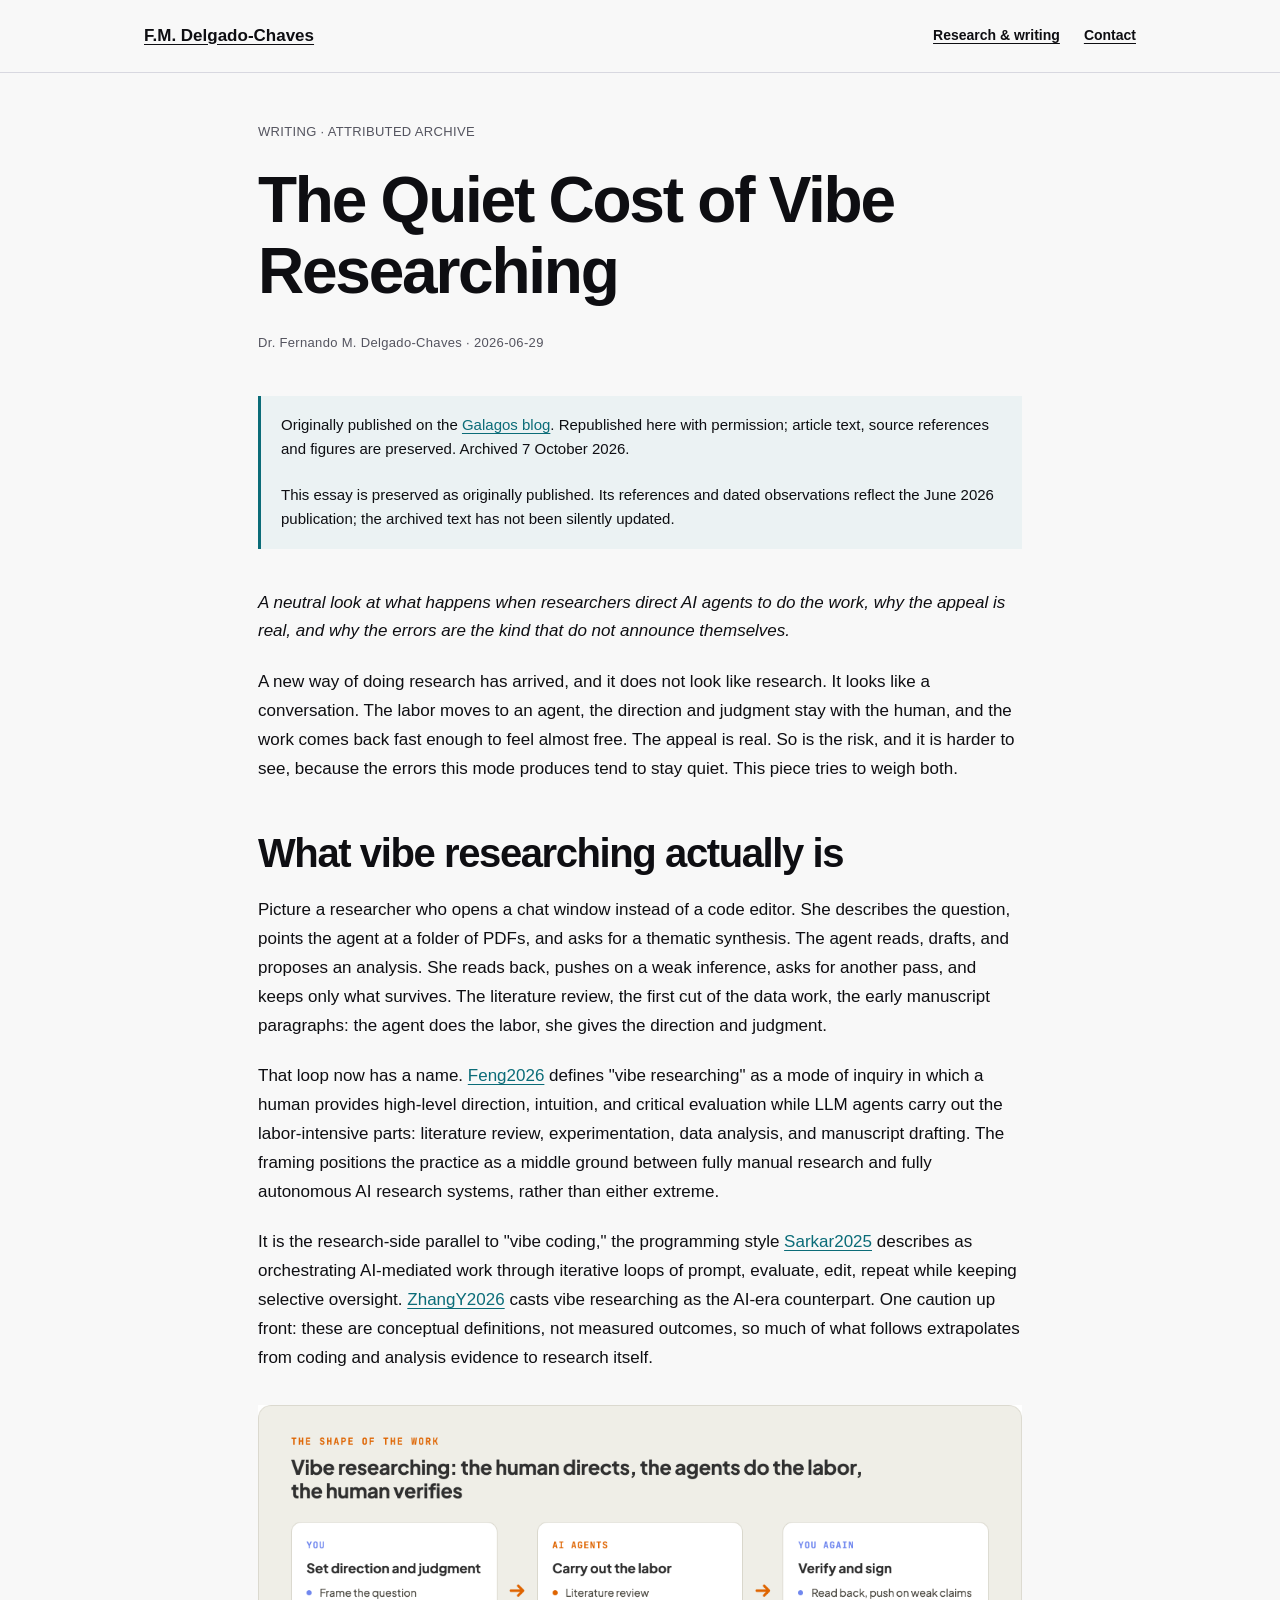
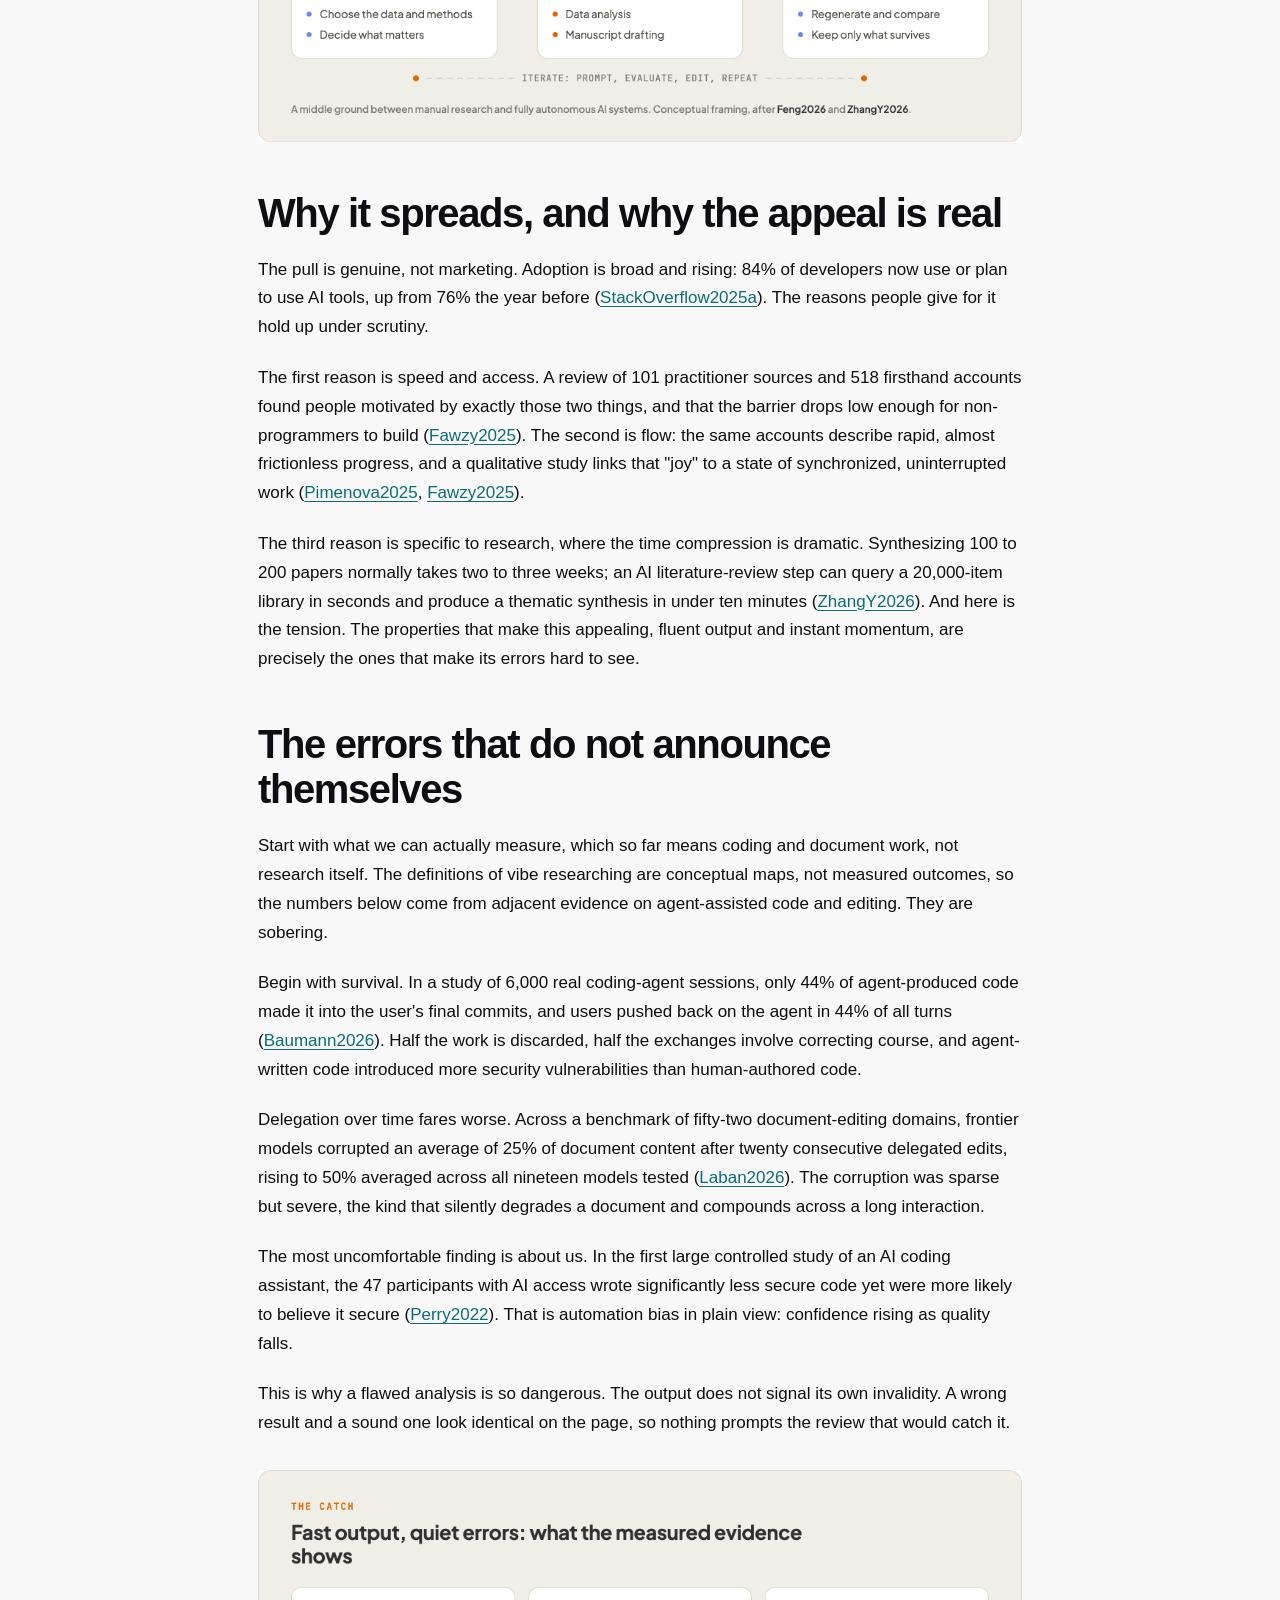
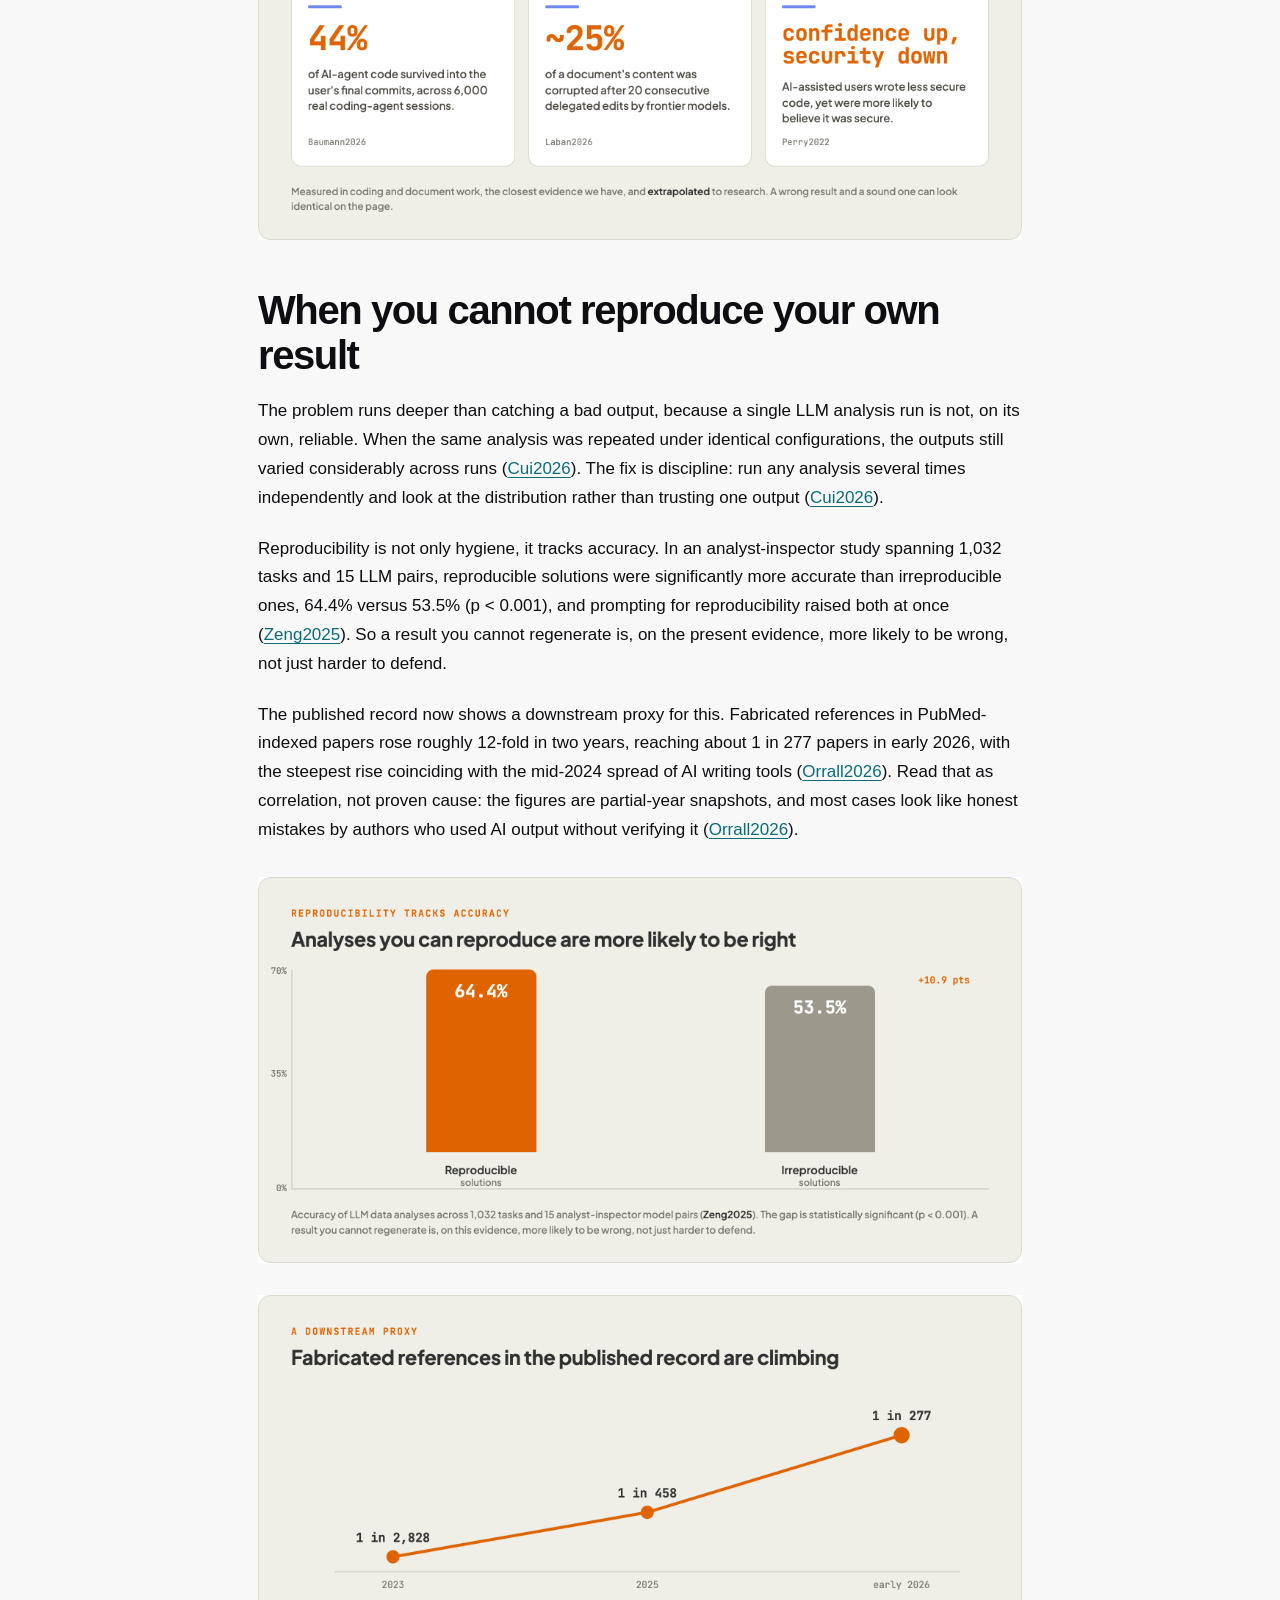
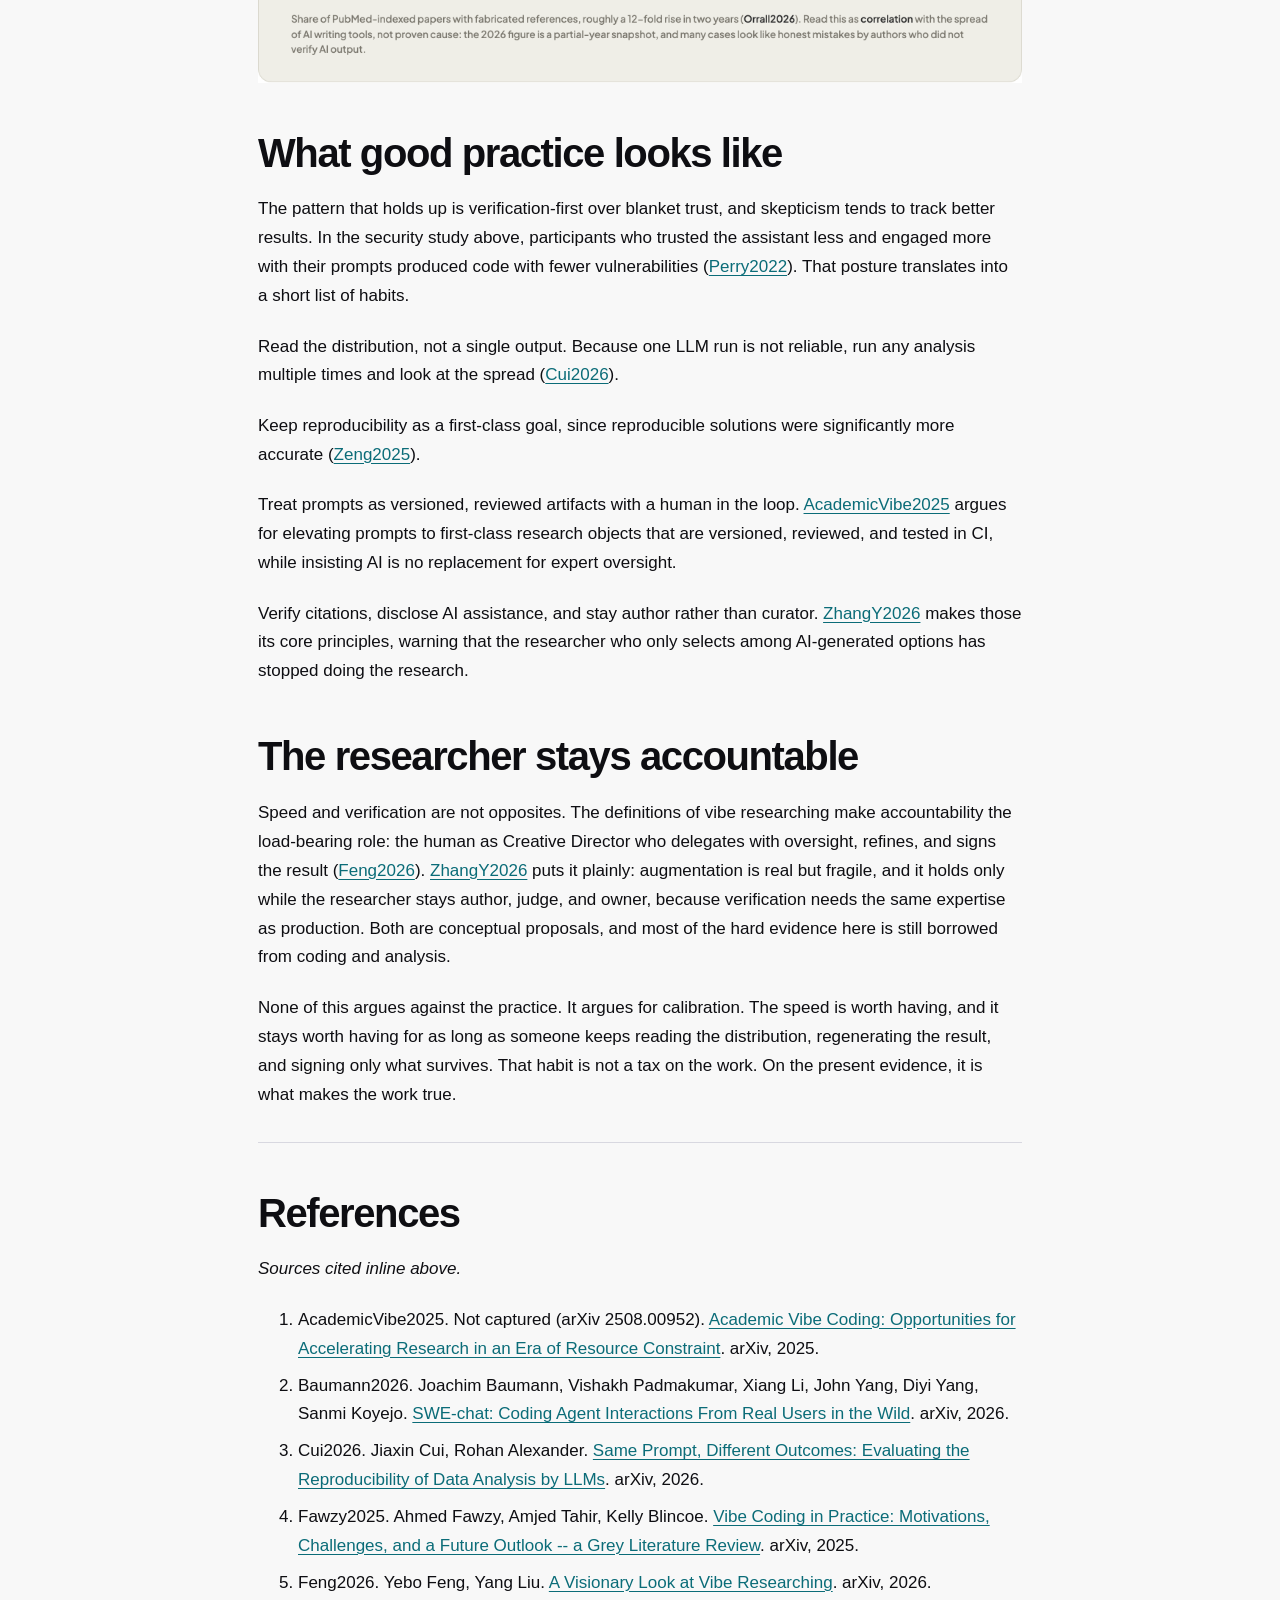
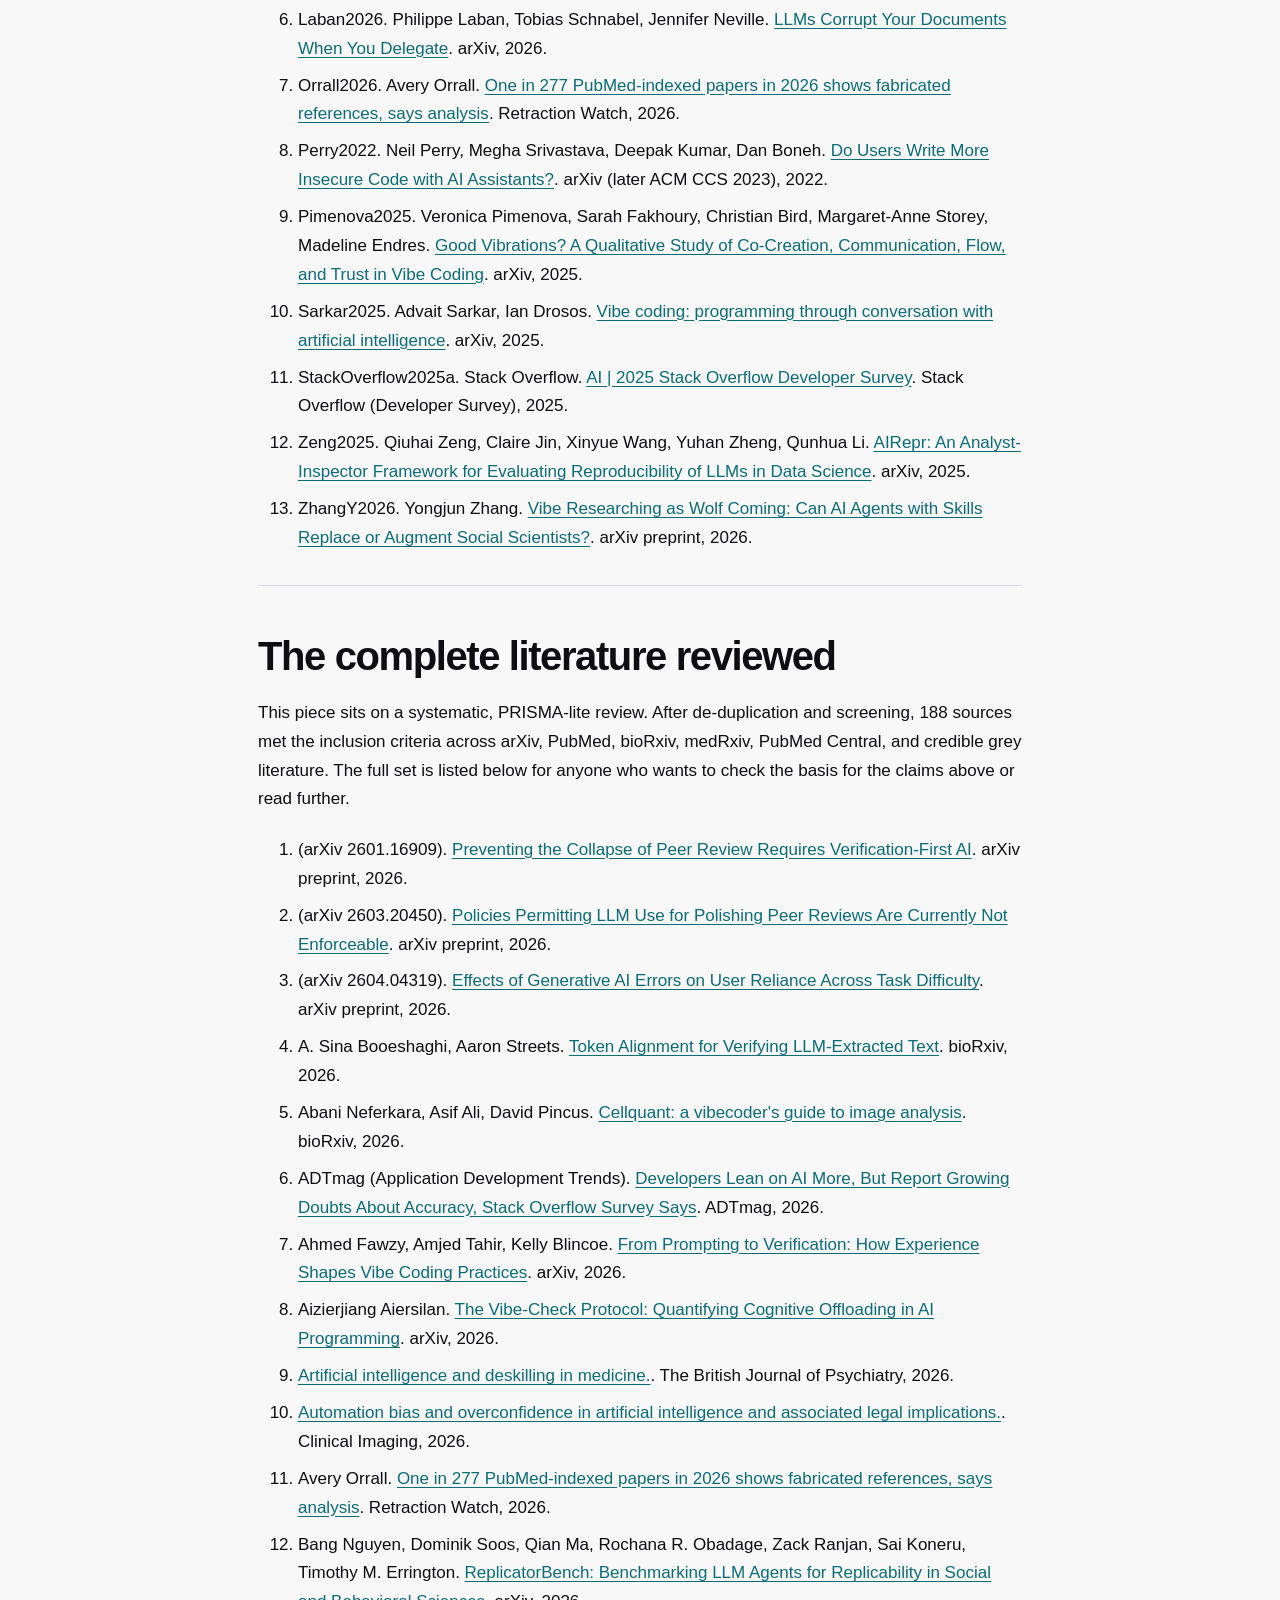
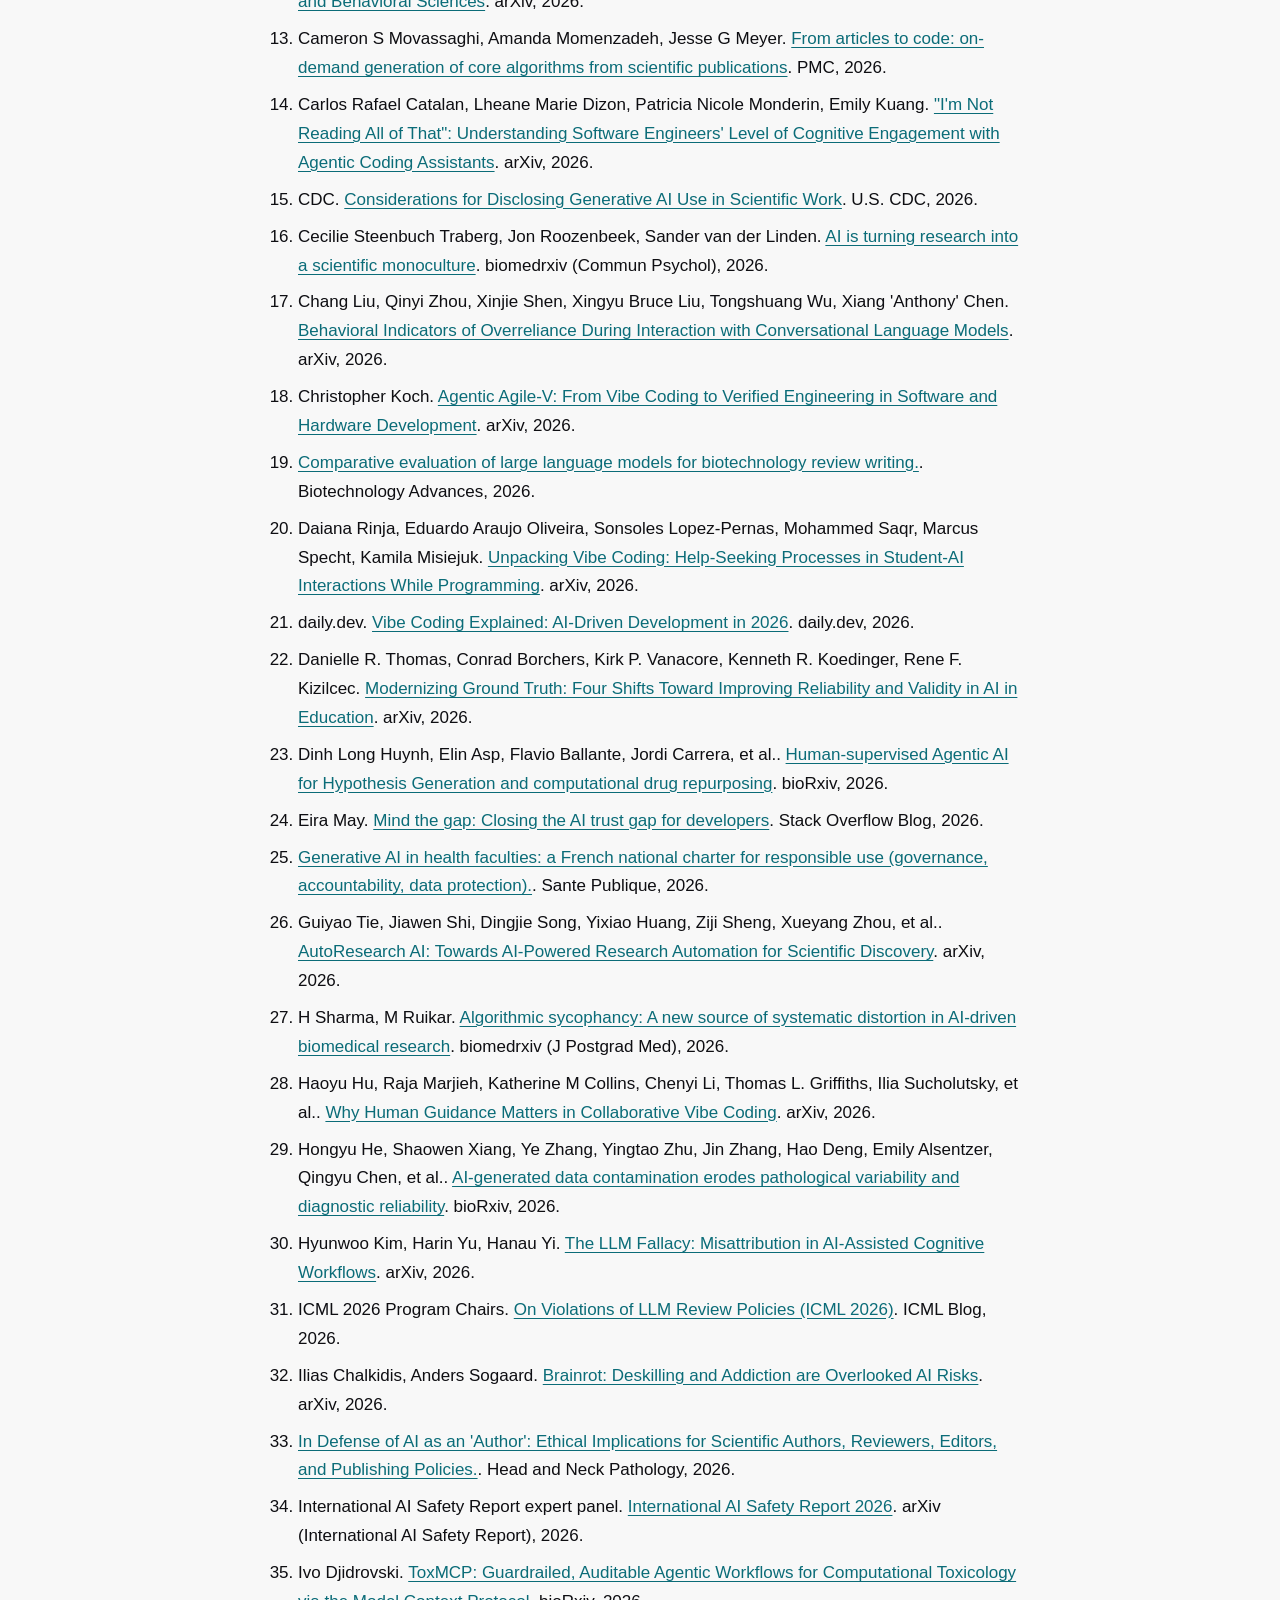
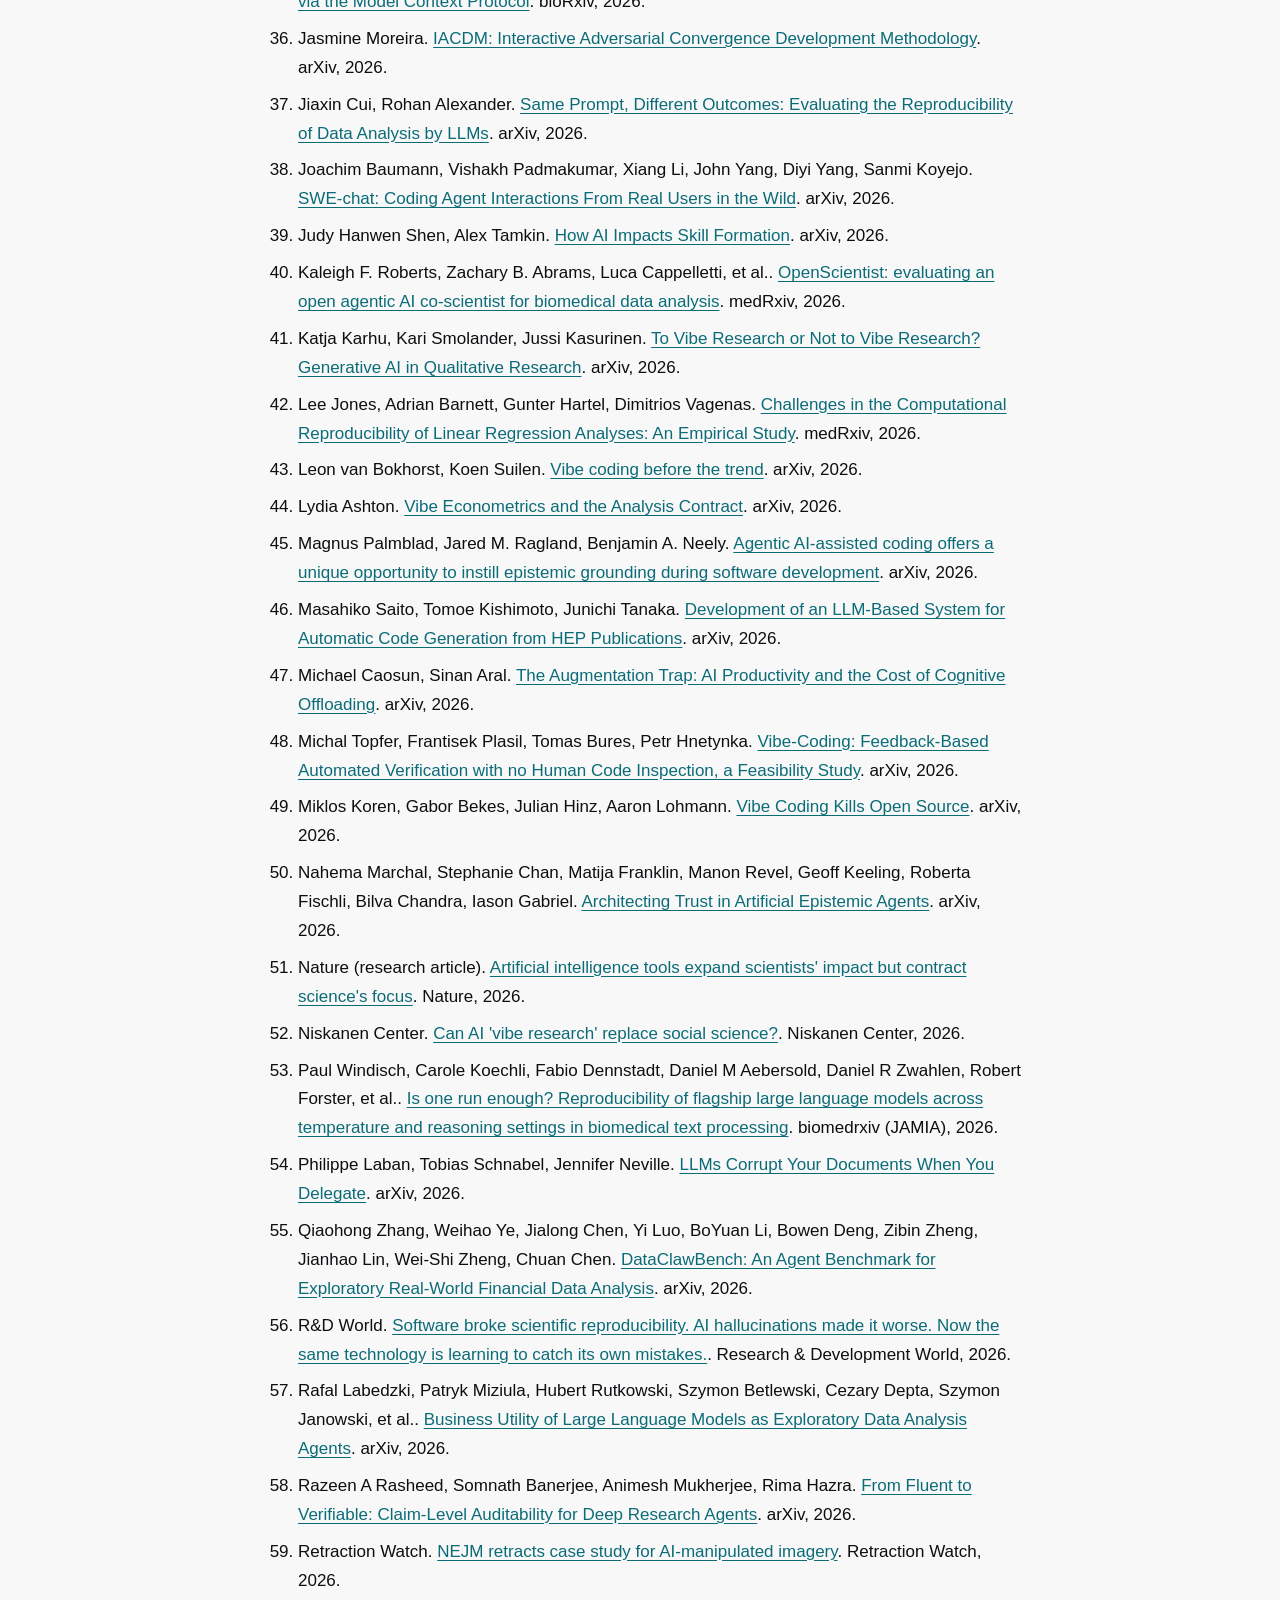
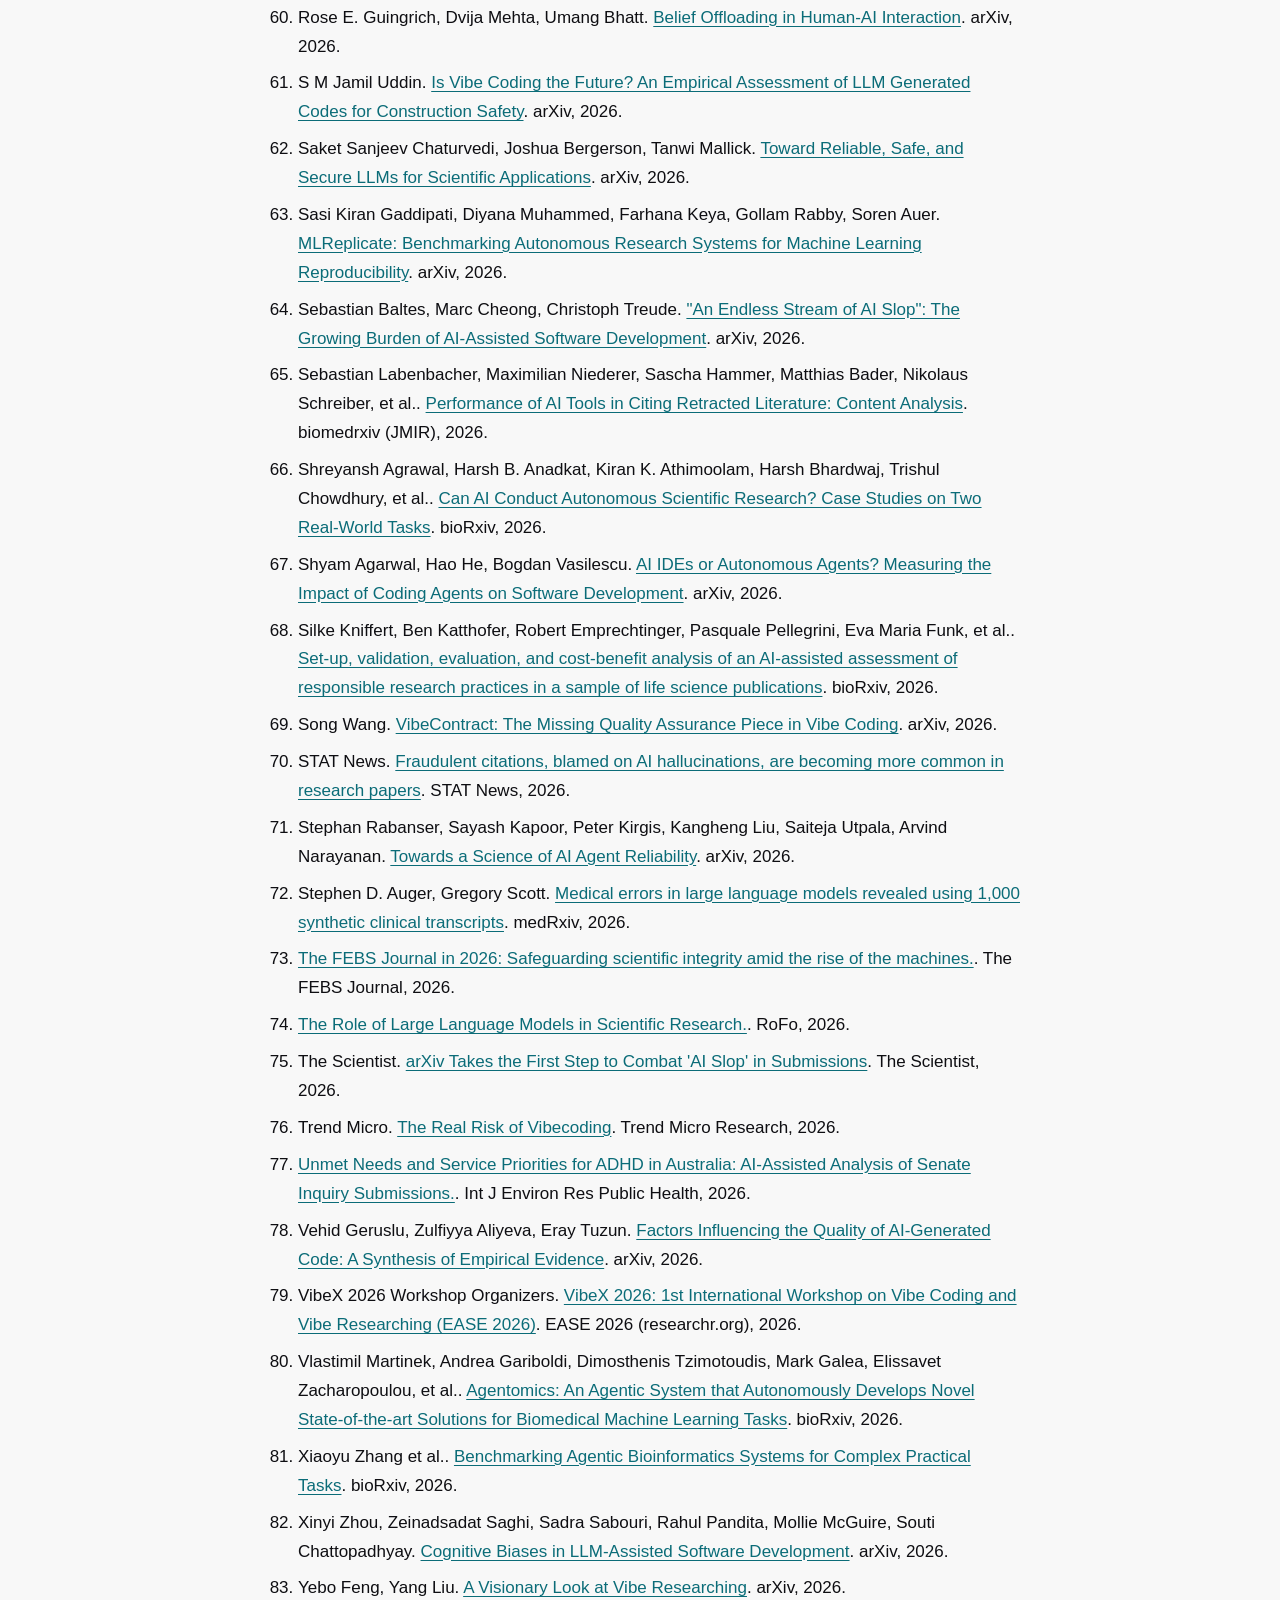
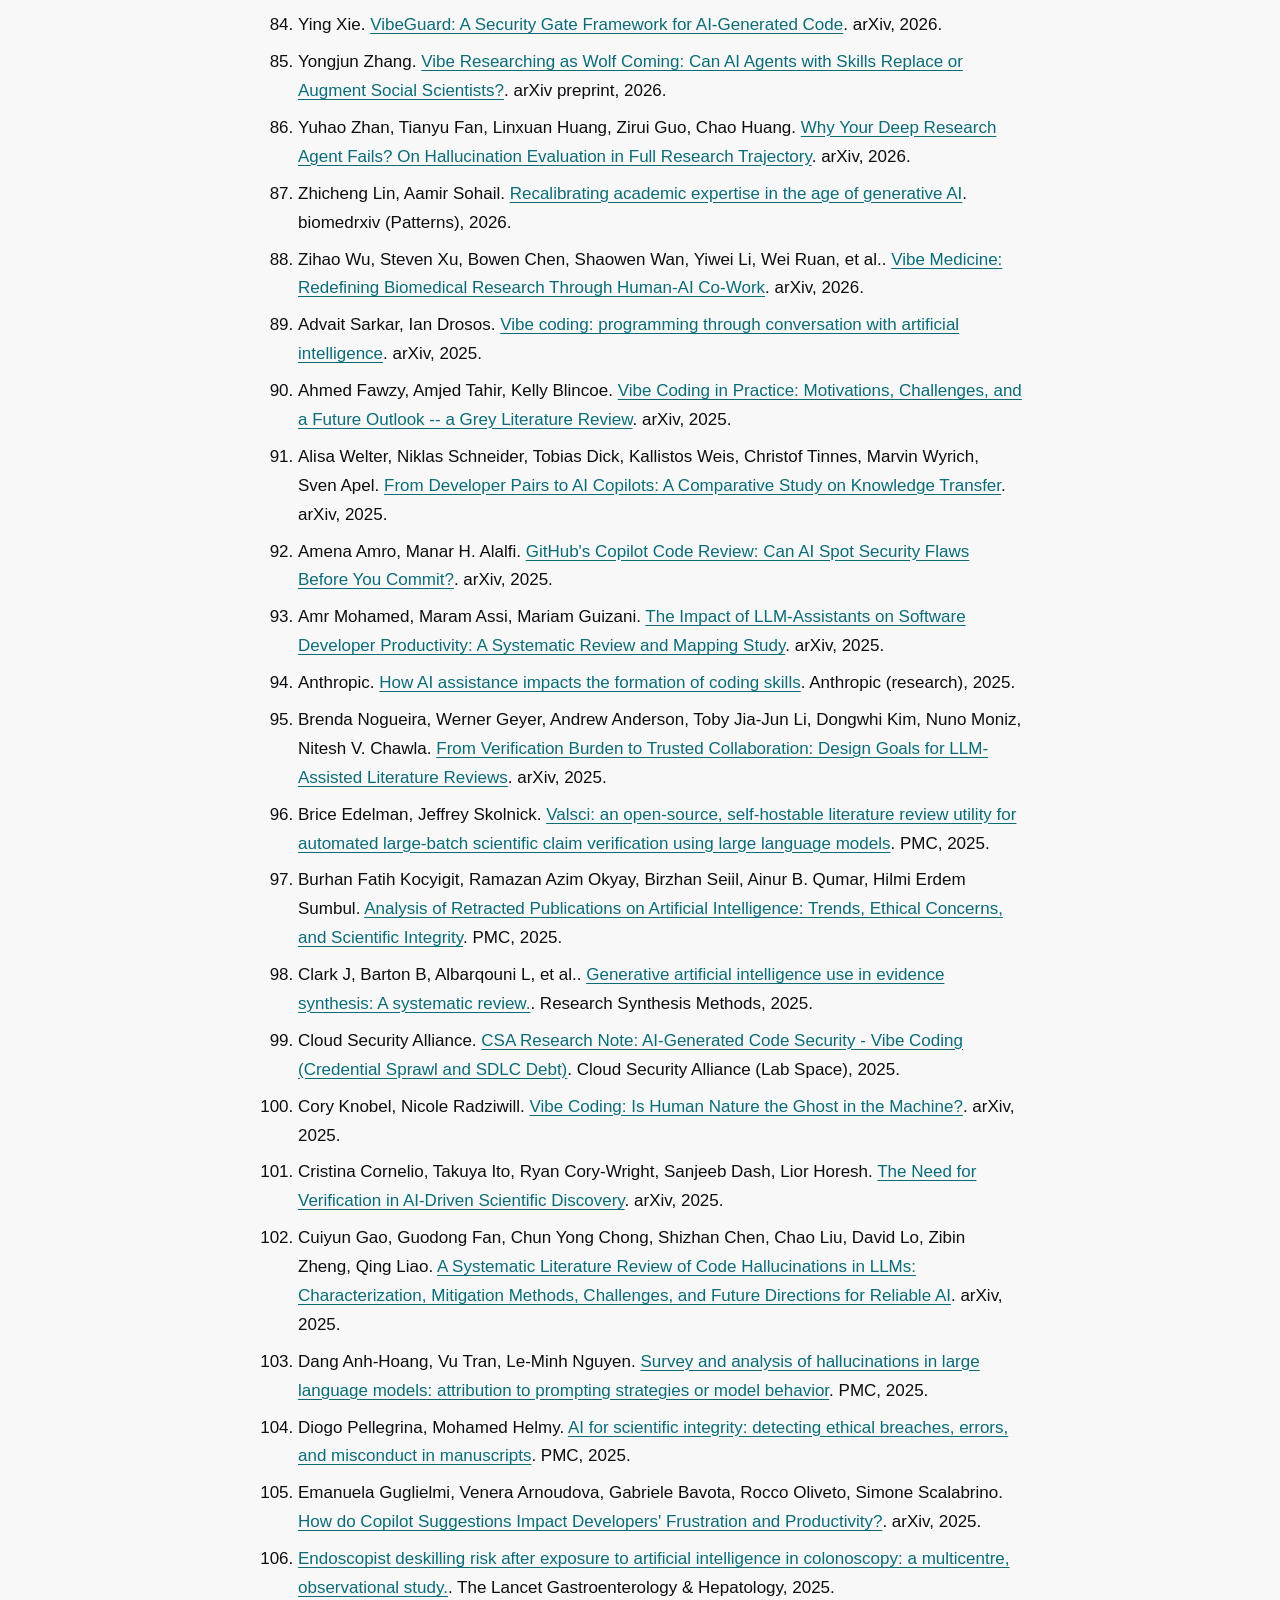
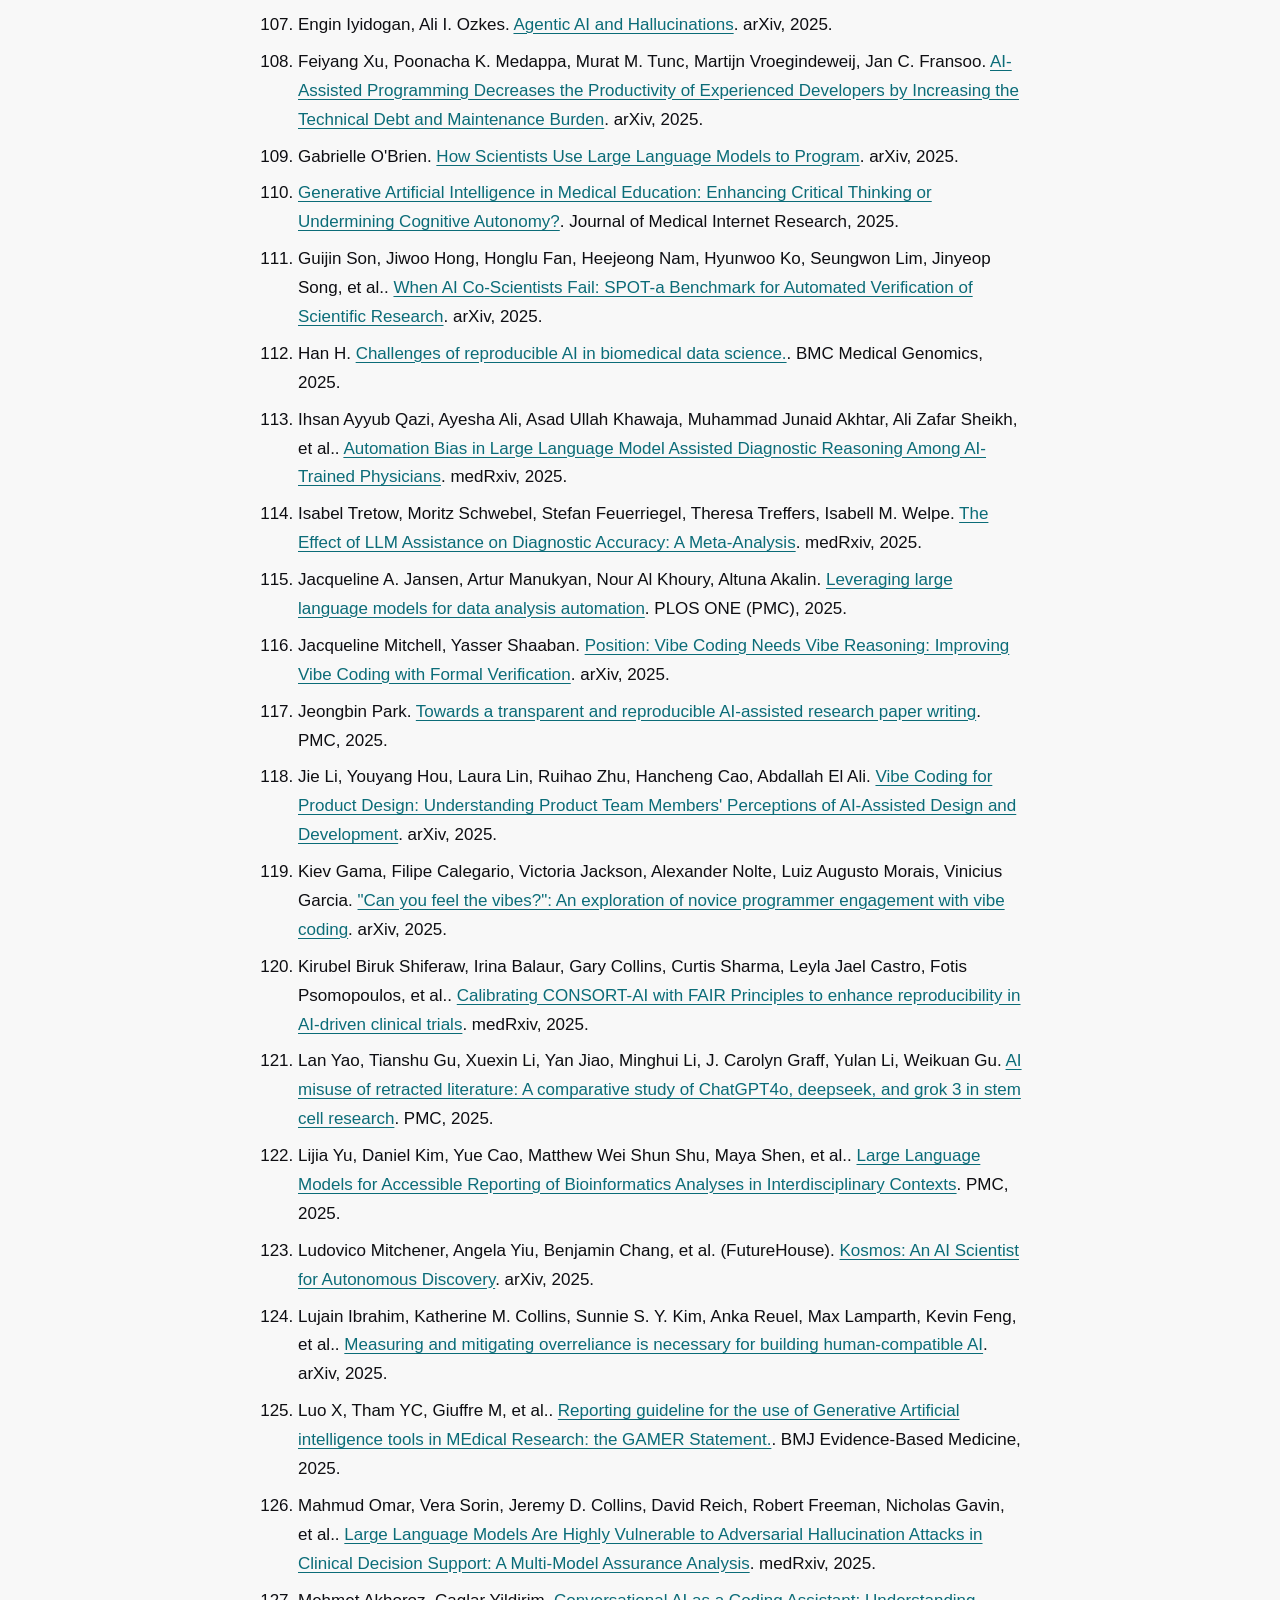
<file: writing/vibe-researching/index.html>
<!DOCTYPE html>
<html lang="en"><head><meta charset="utf-8"><meta name="viewport" content="width=device-width, initial-scale=1">
<title>The Quiet Cost of Vibe Researching — Fernando M. Delgado-Chaves</title>
<meta name="description" content="Attributed archive of The Quiet Cost of Vibe Researching, originally published on the Galagos blog.">
<link rel="canonical" href="https://fmdelgado.github.io/fernandodelgado.me/writing/vibe-researching/">
<link rel="stylesheet" href="../../assets/content.css"></head><body>
<a class="skip" href="#main">Skip to article</a>
<header><div class="wrap"><a href="../../">F.M. Delgado-Chaves</a><nav aria-label="Article navigation"><a href="../../#research">Research &amp; writing</a><a href="../../#contact">Contact</a></nav></div></header>
<main class="article-wrap" id="main" tabindex="-1">
<div class="article-heading"><p class="eyebrow">Writing · Attributed archive</p><h1>The Quiet Cost of Vibe Researching</h1>
<p class="meta">Dr. Fernando M. Delgado-Chaves · <time datetime="2026-06-29">2026-06-29</time></p></div>
<aside class="archive-note"><p>Originally published on the <a href="https://ghost.galagos.ai/the-quiet-cost-of-vibe-researching/" rel="noopener">Galagos blog</a>. Republished here with permission; article text, source references and figures are preserved. Archived 7 October 2026.</p><p>This essay is preserved as originally published. Its references and dated observations reflect the June 2026 publication; the archived text has not been silently updated.</p></aside>
<div class="article-body">
<p><em>A neutral look at what happens when researchers direct AI agents to do the work, why the appeal is real, and why the errors are the kind that do not announce themselves.</em></p><p>A new way of doing research has arrived, and it does not look like research. It looks like a conversation. The labor moves to an agent, the direction and judgment stay with the human, and the work comes back fast enough to feel almost free. The appeal is real. So is the risk, and it is harder to see, because the errors this mode produces tend to stay quiet. This piece tries to weigh both.</p><h2 id="what-vibe-researching-actually-is">What vibe researching actually is</h2><p>Picture a researcher who opens a chat window instead of a code editor. She describes the question, points the agent at a folder of PDFs, and asks for a thematic synthesis. The agent reads, drafts, and proposes an analysis. She reads back, pushes on a weak inference, asks for another pass, and keeps only what survives. The literature review, the first cut of the data work, the early manuscript paragraphs: the agent does the labor, she gives the direction and judgment.</p><p>That loop now has a name. <a href="https://arxiv.org/abs/2604.00945?ref=ghost.galagos.ai" rel="noopener">Feng2026</a> defines "vibe researching" as a mode of inquiry in which a human provides high-level direction, intuition, and critical evaluation while LLM agents carry out the labor-intensive parts: literature review, experimentation, data analysis, and manuscript drafting. The framing positions the practice as a middle ground between fully manual research and fully autonomous AI research systems, rather than either extreme.</p><p>It is the research-side parallel to "vibe coding," the programming style <a href="https://arxiv.org/abs/2506.23253?ref=ghost.galagos.ai" rel="noopener">Sarkar2025</a> describes as orchestrating AI-mediated work through iterative loops of prompt, evaluate, edit, repeat while keeping selective oversight. <a href="https://arxiv.org/abs/2602.22401?ref=ghost.galagos.ai" rel="noopener">ZhangY2026</a> casts vibe researching as the AI-era counterpart. One caution up front: these are conceptual definitions, not measured outcomes, so much of what follows extrapolates from coding and analysis evidence to research itself.</p><figure><img alt="Vibe researching flow: the human sets direction and judgment, AI agents do literature review, data analysis and manuscript drafting, then the human verifies, regenerates and signs what survives. Conceptual, after Feng2026 and ZhangY2026." decoding="async" height="920" loading="lazy" src="../images/095ff9b17c77-fig1-flow.png" width="2080"/></figure><h2 id="why-it-spreads-and-why-the-appeal-is-real">Why it spreads, and why the appeal is real</h2><p>The pull is genuine, not marketing. Adoption is broad and rising: 84% of developers now use or plan to use AI tools, up from 76% the year before (<a href="https://survey.stackoverflow.co/2025/ai/?ref=ghost.galagos.ai" rel="noopener">StackOverflow2025a</a>). The reasons people give for it hold up under scrutiny.</p><p>The first reason is speed and access. A review of 101 practitioner sources and 518 firsthand accounts found people motivated by exactly those two things, and that the barrier drops low enough for non-programmers to build (<a href="https://arxiv.org/abs/2510.00328?ref=ghost.galagos.ai" rel="noopener">Fawzy2025</a>). The second is flow: the same accounts describe rapid, almost frictionless progress, and a qualitative study links that "joy" to a state of synchronized, uninterrupted work (<a href="https://arxiv.org/abs/2509.12491?ref=ghost.galagos.ai" rel="noopener">Pimenova2025</a>, <a href="https://arxiv.org/abs/2510.00328?ref=ghost.galagos.ai" rel="noopener">Fawzy2025</a>).</p><p>The third reason is specific to research, where the time compression is dramatic. Synthesizing 100 to 200 papers normally takes two to three weeks; an AI literature-review step can query a 20,000-item library in seconds and produce a thematic synthesis in under ten minutes (<a href="https://arxiv.org/abs/2602.22401?ref=ghost.galagos.ai" rel="noopener">ZhangY2026</a>). And here is the tension. The properties that make this appealing, fluent output and instant momentum, are precisely the ones that make its errors hard to see.</p><h2 id="the-errors-that-do-not-announce-themselves">The errors that do not announce themselves</h2><p>Start with what we can actually measure, which so far means coding and document work, not research itself. The definitions of vibe researching are conceptual maps, not measured outcomes, so the numbers below come from adjacent evidence on agent-assisted code and editing. They are sobering.</p><p>Begin with survival. In a study of 6,000 real coding-agent sessions, only 44% of agent-produced code made it into the user's final commits, and users pushed back on the agent in 44% of all turns (<a href="https://arxiv.org/abs/2604.20779?ref=ghost.galagos.ai" rel="noopener">Baumann2026</a>). Half the work is discarded, half the exchanges involve correcting course, and agent-written code introduced more security vulnerabilities than human-authored code.</p><p>Delegation over time fares worse. Across a benchmark of fifty-two document-editing domains, frontier models corrupted an average of 25% of document content after twenty consecutive delegated edits, rising to 50% averaged across all nineteen models tested (<a href="https://arxiv.org/abs/2604.15597?ref=ghost.galagos.ai" rel="noopener">Laban2026</a>). The corruption was sparse but severe, the kind that silently degrades a document and compounds across a long interaction.</p><p>The most uncomfortable finding is about us. In the first large controlled study of an AI coding assistant, the 47 participants with AI access wrote significantly less secure code yet were more likely to believe it secure (<a href="https://arxiv.org/pdf/2211.03622?ref=ghost.galagos.ai" rel="noopener">Perry2022</a>). That is automation bias in plain view: confidence rising as quality falls.</p><p>This is why a flawed analysis is so dangerous. The output does not signal its own invalidity. A wrong result and a sound one look identical on the page, so nothing prompts the review that would catch it.</p><figure><img alt="By the numbers: 44 percent of AI-agent code survived into final commits (Baumann2026); about 25 percent of a document was corrupted after 20 delegated edits (Laban2026); AI-assisted users wrote less secure code yet were more likely to believe it secure (Perry2022). Measured in coding and document work and extrapolated to research." decoding="async" height="1006" loading="lazy" src="../images/737df4feae3f-fig2-numbers.png" width="2080"/></figure><h2 id="when-you-cannot-reproduce-your-own-result">When you cannot reproduce your own result</h2><p>The problem runs deeper than catching a bad output, because a single LLM analysis run is not, on its own, reliable. When the same analysis was repeated under identical configurations, the outputs still varied considerably across runs (<a href="https://arxiv.org/abs/2602.14349?ref=ghost.galagos.ai" rel="noopener">Cui2026</a>). The fix is discipline: run any analysis several times independently and look at the distribution rather than trusting one output (<a href="https://arxiv.org/abs/2602.14349?ref=ghost.galagos.ai" rel="noopener">Cui2026</a>).</p><p>Reproducibility is not only hygiene, it tracks accuracy. In an analyst-inspector study spanning 1,032 tasks and 15 LLM pairs, reproducible solutions were significantly more accurate than irreproducible ones, 64.4% versus 53.5% (p &lt; 0.001), and prompting for reproducibility raised both at once (<a href="https://arxiv.org/abs/2502.16395?ref=ghost.galagos.ai" rel="noopener">Zeng2025</a>). So a result you cannot regenerate is, on the present evidence, more likely to be wrong, not just harder to defend.</p><p>The published record now shows a downstream proxy for this. Fabricated references in PubMed-indexed papers rose roughly 12-fold in two years, reaching about 1 in 277 papers in early 2026, with the steepest rise coinciding with the mid-2024 spread of AI writing tools (<a href="https://retractionwatch.com/2026/05/07/one-in-277-pubmed-indexed-papers-in-2026-shows-fabricated-references-says-analysis/?ref=ghost.galagos.ai" rel="noopener">Orrall2026</a>). Read that as correlation, not proven cause: the figures are partial-year snapshots, and most cases look like honest mistakes by authors who used AI output without verifying it (<a href="https://retractionwatch.com/2026/05/07/one-in-277-pubmed-indexed-papers-in-2026-shows-fabricated-references-says-analysis/?ref=ghost.galagos.ai" rel="noopener">Orrall2026</a>).</p><figure><img alt="Bar chart: reproducible LLM data analyses were 64.4 percent accurate versus 53.5 percent for irreproducible ones, a 10.9 point gap, statistically significant at p below 0.001, across 1,032 tasks (Zeng2025)." decoding="async" height="1052" loading="lazy" src="../images/b8f17429025c-fig3-repro.png" width="2080"/></figure><figure><img alt="Line chart: the share of PubMed-indexed papers with fabricated references rose from 1 in 2,828 in 2023 to 1 in 458 in 2025 to 1 in 277 in early 2026, roughly a 12-fold rise (Orrall2026). Correlation with AI-tool adoption, not proven cause." decoding="async" height="1054" loading="lazy" src="../images/bd665c9fda57-fig4-fabref.png" width="2080"/></figure><h2 id="what-good-practice-looks-like">What good practice looks like</h2><p>The pattern that holds up is verification-first over blanket trust, and skepticism tends to track better results. In the security study above, participants who trusted the assistant less and engaged more with their prompts produced code with fewer vulnerabilities (<a href="https://arxiv.org/pdf/2211.03622?ref=ghost.galagos.ai" rel="noopener">Perry2022</a>). That posture translates into a short list of habits.</p><p>Read the distribution, not a single output. Because one LLM run is not reliable, run any analysis multiple times and look at the spread (<a href="https://arxiv.org/abs/2602.14349?ref=ghost.galagos.ai" rel="noopener">Cui2026</a>).</p><p>Keep reproducibility as a first-class goal, since reproducible solutions were significantly more accurate (<a href="https://arxiv.org/abs/2502.16395?ref=ghost.galagos.ai" rel="noopener">Zeng2025</a>).</p><p>Treat prompts as versioned, reviewed artifacts with a human in the loop. <a href="https://arxiv.org/pdf/2508.00952?ref=ghost.galagos.ai" rel="noopener">AcademicVibe2025</a> argues for elevating prompts to first-class research objects that are versioned, reviewed, and tested in CI, while insisting AI is no replacement for expert oversight.</p><p>Verify citations, disclose AI assistance, and stay author rather than curator. <a href="https://arxiv.org/abs/2602.22401?ref=ghost.galagos.ai" rel="noopener">ZhangY2026</a> makes those its core principles, warning that the researcher who only selects among AI-generated options has stopped doing the research.</p><h2 id="the-researcher-stays-accountable">The researcher stays accountable</h2><p>Speed and verification are not opposites. The definitions of vibe researching make accountability the load-bearing role: the human as Creative Director who delegates with oversight, refines, and signs the result (<a href="https://arxiv.org/abs/2604.00945?ref=ghost.galagos.ai" rel="noopener">Feng2026</a>). <a href="https://arxiv.org/abs/2602.22401?ref=ghost.galagos.ai" rel="noopener">ZhangY2026</a> puts it plainly: augmentation is real but fragile, and it holds only while the researcher stays author, judge, and owner, because verification needs the same expertise as production. Both are conceptual proposals, and most of the hard evidence here is still borrowed from coding and analysis.</p><p>None of this argues against the practice. It argues for calibration. The speed is worth having, and it stays worth having for as long as someone keeps reading the distribution, regenerating the result, and signing only what survives. That habit is not a tax on the work. On the present evidence, it is what makes the work true.</p><hr/><h2 id="references">References</h2><p><em>Sources cited inline above.</em></p><ol><li>AcademicVibe2025. Not captured (arXiv 2508.00952). <a href="https://arxiv.org/pdf/2508.00952?ref=ghost.galagos.ai" rel="noopener">Academic Vibe Coding: Opportunities for Accelerating Research in an Era of Resource Constraint</a>. arXiv, 2025.</li><li>Baumann2026. Joachim Baumann, Vishakh Padmakumar, Xiang Li, John Yang, Diyi Yang, Sanmi Koyejo. <a href="https://arxiv.org/abs/2604.20779?ref=ghost.galagos.ai" rel="noopener">SWE-chat: Coding Agent Interactions From Real Users in the Wild</a>. arXiv, 2026.</li><li>Cui2026. Jiaxin Cui, Rohan Alexander. <a href="https://arxiv.org/abs/2602.14349?ref=ghost.galagos.ai" rel="noopener">Same Prompt, Different Outcomes: Evaluating the Reproducibility of Data Analysis by LLMs</a>. arXiv, 2026.</li><li>Fawzy2025. Ahmed Fawzy, Amjed Tahir, Kelly Blincoe. <a href="https://arxiv.org/abs/2510.00328?ref=ghost.galagos.ai" rel="noopener">Vibe Coding in Practice: Motivations, Challenges, and a Future Outlook -- a Grey Literature Review</a>. arXiv, 2025.</li><li>Feng2026. Yebo Feng, Yang Liu. <a href="https://arxiv.org/abs/2604.00945?ref=ghost.galagos.ai" rel="noopener">A Visionary Look at Vibe Researching</a>. arXiv, 2026.</li><li>Laban2026. Philippe Laban, Tobias Schnabel, Jennifer Neville. <a href="https://arxiv.org/abs/2604.15597?ref=ghost.galagos.ai" rel="noopener">LLMs Corrupt Your Documents When You Delegate</a>. arXiv, 2026.</li><li>Orrall2026. Avery Orrall. <a href="https://retractionwatch.com/2026/05/07/one-in-277-pubmed-indexed-papers-in-2026-shows-fabricated-references-says-analysis/?ref=ghost.galagos.ai" rel="noopener">One in 277 PubMed-indexed papers in 2026 shows fabricated references, says analysis</a>. Retraction Watch, 2026.</li><li>Perry2022. Neil Perry, Megha Srivastava, Deepak Kumar, Dan Boneh. <a href="https://arxiv.org/pdf/2211.03622?ref=ghost.galagos.ai" rel="noopener">Do Users Write More Insecure Code with AI Assistants?</a>. arXiv (later ACM CCS 2023), 2022.</li><li>Pimenova2025. Veronica Pimenova, Sarah Fakhoury, Christian Bird, Margaret-Anne Storey, Madeline Endres. <a href="https://arxiv.org/abs/2509.12491?ref=ghost.galagos.ai" rel="noopener">Good Vibrations? A Qualitative Study of Co-Creation, Communication, Flow, and Trust in Vibe Coding</a>. arXiv, 2025.</li><li>Sarkar2025. Advait Sarkar, Ian Drosos. <a href="https://arxiv.org/abs/2506.23253?ref=ghost.galagos.ai" rel="noopener">Vibe coding: programming through conversation with artificial intelligence</a>. arXiv, 2025.</li><li>StackOverflow2025a. Stack Overflow. <a href="https://survey.stackoverflow.co/2025/ai/?ref=ghost.galagos.ai" rel="noopener">AI | 2025 Stack Overflow Developer Survey</a>. Stack Overflow (Developer Survey), 2025.</li><li>Zeng2025. Qiuhai Zeng, Claire Jin, Xinyue Wang, Yuhan Zheng, Qunhua Li. <a href="https://arxiv.org/abs/2502.16395?ref=ghost.galagos.ai" rel="noopener">AIRepr: An Analyst-Inspector Framework for Evaluating Reproducibility of LLMs in Data Science</a>. arXiv, 2025.</li><li>ZhangY2026. Yongjun Zhang. <a href="https://arxiv.org/abs/2602.22401?ref=ghost.galagos.ai" rel="noopener">Vibe Researching as Wolf Coming: Can AI Agents with Skills Replace or Augment Social Scientists?</a>. arXiv preprint, 2026.</li></ol><hr/><h2 id="the-complete-literature-reviewed">The complete literature reviewed</h2><p>This piece sits on a systematic, PRISMA-lite review. After de-duplication and screening, 188 sources met the inclusion criteria across arXiv, PubMed, bioRxiv, medRxiv, PubMed Central, and credible grey literature. The full set is listed below for anyone who wants to check the basis for the claims above or read further.</p><ol><li>(arXiv 2601.16909). <a href="https://arxiv.org/abs/2601.16909?ref=ghost.galagos.ai" rel="noopener">Preventing the Collapse of Peer Review Requires Verification-First AI</a>. arXiv preprint, 2026.</li><li>(arXiv 2603.20450). <a href="https://arxiv.org/abs/2603.20450?ref=ghost.galagos.ai" rel="noopener">Policies Permitting LLM Use for Polishing Peer Reviews Are Currently Not Enforceable</a>. arXiv preprint, 2026.</li><li>(arXiv 2604.04319). <a href="https://arxiv.org/abs/2604.04319?ref=ghost.galagos.ai" rel="noopener">Effects of Generative AI Errors on User Reliance Across Task Difficulty</a>. arXiv preprint, 2026.</li><li>A. Sina Booeshaghi, Aaron Streets. <a href="https://www.biorxiv.org/search/Token+Alignment+Verifying+LLM-Extracted+Text?ref=ghost.galagos.ai" rel="noopener">Token Alignment for Verifying LLM-Extracted Text</a>. bioRxiv, 2026.</li><li>Abani Neferkara, Asif Ali, David Pincus. <a href="https://doi.org/10.64898/2026.03.09.710634?ref=ghost.galagos.ai" rel="noopener">Cellquant: a vibecoder's guide to image analysis</a>. bioRxiv, 2026.</li><li>ADTmag (Application Development Trends). <a href="https://adtmag.com/blogs/watersworks/2026/01/stack-overflow-survey.aspx?ref=ghost.galagos.ai" rel="noopener">Developers Lean on AI More, But Report Growing Doubts About Accuracy, Stack Overflow Survey Says</a>. ADTmag, 2026.</li><li>Ahmed Fawzy, Amjed Tahir, Kelly Blincoe. <a href="https://arxiv.org/abs/2605.24521?ref=ghost.galagos.ai" rel="noopener">From Prompting to Verification: How Experience Shapes Vibe Coding Practices</a>. arXiv, 2026.</li><li>Aizierjiang Aiersilan. <a href="https://arxiv.org/abs/2601.02410?ref=ghost.galagos.ai" rel="noopener">The Vibe-Check Protocol: Quantifying Cognitive Offloading in AI Programming</a>. arXiv, 2026.</li><li><a href="https://pubmed.ncbi.nlm.nih.gov/41502298/?ref=ghost.galagos.ai" rel="noopener">Artificial intelligence and deskilling in medicine.</a>. The British Journal of Psychiatry, 2026.</li><li><a href="https://pubmed.ncbi.nlm.nih.gov/41671903/?ref=ghost.galagos.ai" rel="noopener">Automation bias and overconfidence in artificial intelligence and associated legal implications.</a>. Clinical Imaging, 2026.</li><li>Avery Orrall. <a href="https://retractionwatch.com/2026/05/07/one-in-277-pubmed-indexed-papers-in-2026-shows-fabricated-references-says-analysis/?ref=ghost.galagos.ai" rel="noopener">One in 277 PubMed-indexed papers in 2026 shows fabricated references, says analysis</a>. Retraction Watch, 2026.</li><li>Bang Nguyen, Dominik Soos, Qian Ma, Rochana R. Obadage, Zack Ranjan, Sai Koneru, Timothy M. Errington. <a href="https://arxiv.org/abs/2602.11354?ref=ghost.galagos.ai" rel="noopener">ReplicatorBench: Benchmarking LLM Agents for Replicability in Social and Behavioral Sciences</a>. arXiv, 2026.</li><li>Cameron S Movassaghi, Amanda Momenzadeh, Jesse G Meyer. <a href="https://www.ncbi.nlm.nih.gov/pmc/articles/PMC12857569/?ref=ghost.galagos.ai" rel="noopener">From articles to code: on-demand generation of core algorithms from scientific publications</a>. PMC, 2026.</li><li>Carlos Rafael Catalan, Lheane Marie Dizon, Patricia Nicole Monderin, Emily Kuang. <a href="https://arxiv.org/abs/2603.14225?ref=ghost.galagos.ai" rel="noopener">"I'm Not Reading All of That": Understanding Software Engineers' Level of Cognitive Engagement with Agentic Coding Assistants</a>. arXiv, 2026.</li><li>CDC. <a href="https://www.cdc.gov/ai/resources/considerations-for-generative-ai-use-in-scientific-work.html?ref=ghost.galagos.ai" rel="noopener">Considerations for Disclosing Generative AI Use in Scientific Work</a>. U.S. CDC, 2026.</li><li>Cecilie Steenbuch Traberg, Jon Roozenbeek, Sander van der Linden. <a href="https://doi.org/10.1038/s44271-026-00428-5?ref=ghost.galagos.ai" rel="noopener">AI is turning research into a scientific monoculture</a>. biomedrxiv (Commun Psychol), 2026.</li><li>Chang Liu, Qinyi Zhou, Xinjie Shen, Xingyu Bruce Liu, Tongshuang Wu, Xiang 'Anthony' Chen. <a href="https://arxiv.org/abs/2602.11567?ref=ghost.galagos.ai" rel="noopener">Behavioral Indicators of Overreliance During Interaction with Conversational Language Models</a>. arXiv, 2026.</li><li>Christopher Koch. <a href="https://arxiv.org/abs/2605.20456?ref=ghost.galagos.ai" rel="noopener">Agentic Agile-V: From Vibe Coding to Verified Engineering in Software and Hardware Development</a>. arXiv, 2026.</li><li><a href="https://pubmed.ncbi.nlm.nih.gov/41643792/?ref=ghost.galagos.ai" rel="noopener">Comparative evaluation of large language models for biotechnology review writing.</a>. Biotechnology Advances, 2026.</li><li>Daiana Rinja, Eduardo Araujo Oliveira, Sonsoles Lopez-Pernas, Mohammed Saqr, Marcus Specht, Kamila Misiejuk. <a href="https://arxiv.org/abs/2604.27134?ref=ghost.galagos.ai" rel="noopener">Unpacking Vibe Coding: Help-Seeking Processes in Student-AI Interactions While Programming</a>. arXiv, 2026.</li><li>daily.dev. <a href="https://daily.dev/blog/vibe-coding-2026-ai-changing-how-developers-write-code/?ref=ghost.galagos.ai" rel="noopener">Vibe Coding Explained: AI-Driven Development in 2026</a>. daily.dev, 2026.</li><li>Danielle R. Thomas, Conrad Borchers, Kirk P. Vanacore, Kenneth R. Koedinger, Rene F. Kizilcec. <a href="https://arxiv.org/abs/2603.29141?ref=ghost.galagos.ai" rel="noopener">Modernizing Ground Truth: Four Shifts Toward Improving Reliability and Validity in AI in Education</a>. arXiv, 2026.</li><li>Dinh Long Huynh, Elin Asp, Flavio Ballante, Jordi Carrera, et al.. <a href="https://doi.org/10.64898/2026.04.20.719538?ref=ghost.galagos.ai" rel="noopener">Human-supervised Agentic AI for Hypothesis Generation and computational drug repurposing</a>. bioRxiv, 2026.</li><li>Eira May. <a href="https://stackoverflow.blog/2026/02/18/closing-the-developer-ai-trust-gap/?ref=ghost.galagos.ai" rel="noopener">Mind the gap: Closing the AI trust gap for developers</a>. Stack Overflow Blog, 2026.</li><li><a href="https://pubmed.ncbi.nlm.nih.gov/42168085/?ref=ghost.galagos.ai" rel="noopener">Generative AI in health faculties: a French national charter for responsible use (governance, accountability, data protection).</a>. Sante Publique, 2026.</li><li>Guiyao Tie, Jiawen Shi, Dingjie Song, Yixiao Huang, Ziji Sheng, Xueyang Zhou, et al.. <a href="https://arxiv.org/abs/2605.23204?ref=ghost.galagos.ai" rel="noopener">AutoResearch AI: Towards AI-Powered Research Automation for Scientific Discovery</a>. arXiv, 2026.</li><li>H Sharma, M Ruikar. <a href="https://doi.org/10.4103/jpgm.jpgm_919_25?ref=ghost.galagos.ai" rel="noopener">Algorithmic sycophancy: A new source of systematic distortion in AI-driven biomedical research</a>. biomedrxiv (J Postgrad Med), 2026.</li><li>Haoyu Hu, Raja Marjieh, Katherine M Collins, Chenyi Li, Thomas L. Griffiths, Ilia Sucholutsky, et al.. <a href="https://arxiv.org/abs/2602.10473?ref=ghost.galagos.ai" rel="noopener">Why Human Guidance Matters in Collaborative Vibe Coding</a>. arXiv, 2026.</li><li>Hongyu He, Shaowen Xiang, Ye Zhang, Yingtao Zhu, Jin Zhang, Hao Deng, Emily Alsentzer, Qingyu Chen, et al.. <a href="https://www.biorxiv.org/search/AI-generated+data+contamination+pathological+variability?ref=ghost.galagos.ai" rel="noopener">AI-generated data contamination erodes pathological variability and diagnostic reliability</a>. bioRxiv, 2026.</li><li>Hyunwoo Kim, Harin Yu, Hanau Yi. <a href="https://arxiv.org/abs/2604.14807?ref=ghost.galagos.ai" rel="noopener">The LLM Fallacy: Misattribution in AI-Assisted Cognitive Workflows</a>. arXiv, 2026.</li><li>ICML 2026 Program Chairs. <a href="https://blog.icml.cc/2026/03/18/on-violations-of-llm-review-policies/?ref=ghost.galagos.ai" rel="noopener">On Violations of LLM Review Policies (ICML 2026)</a>. ICML Blog, 2026.</li><li>Ilias Chalkidis, Anders Sogaard. <a href="https://arxiv.org/abs/2605.03512?ref=ghost.galagos.ai" rel="noopener">Brainrot: Deskilling and Addiction are Overlooked AI Risks</a>. arXiv, 2026.</li><li><a href="https://pubmed.ncbi.nlm.nih.gov/42250169/?ref=ghost.galagos.ai" rel="noopener">In Defense of AI as an 'Author': Ethical Implications for Scientific Authors, Reviewers, Editors, and Publishing Policies.</a>. Head and Neck Pathology, 2026.</li><li>International AI Safety Report expert panel. <a href="https://arxiv.org/abs/2602.21012?ref=ghost.galagos.ai" rel="noopener">International AI Safety Report 2026</a>. arXiv (International AI Safety Report), 2026.</li><li>Ivo Djidrovski. <a href="https://doi.org/10.64898/2026.02.06.703989?ref=ghost.galagos.ai" rel="noopener">ToxMCP: Guardrailed, Auditable Agentic Workflows for Computational Toxicology via the Model Context Protocol</a>. bioRxiv, 2026.</li><li>Jasmine Moreira. <a href="https://arxiv.org/abs/2604.16399?ref=ghost.galagos.ai" rel="noopener">IACDM: Interactive Adversarial Convergence Development Methodology</a>. arXiv, 2026.</li><li>Jiaxin Cui, Rohan Alexander. <a href="https://arxiv.org/abs/2602.14349?ref=ghost.galagos.ai" rel="noopener">Same Prompt, Different Outcomes: Evaluating the Reproducibility of Data Analysis by LLMs</a>. arXiv, 2026.</li><li>Joachim Baumann, Vishakh Padmakumar, Xiang Li, John Yang, Diyi Yang, Sanmi Koyejo. <a href="https://arxiv.org/abs/2604.20779?ref=ghost.galagos.ai" rel="noopener">SWE-chat: Coding Agent Interactions From Real Users in the Wild</a>. arXiv, 2026.</li><li>Judy Hanwen Shen, Alex Tamkin. <a href="https://arxiv.org/abs/2601.20245?ref=ghost.galagos.ai" rel="noopener">How AI Impacts Skill Formation</a>. arXiv, 2026.</li><li>Kaleigh F. Roberts, Zachary B. Abrams, Luca Cappelletti, et al.. <a href="https://doi.org/10.64898/2026.03.15.26348338?ref=ghost.galagos.ai" rel="noopener">OpenScientist: evaluating an open agentic AI co-scientist for biomedical data analysis</a>. medRxiv, 2026.</li><li>Katja Karhu, Kari Smolander, Jussi Kasurinen. <a href="https://arxiv.org/abs/2605.00922?ref=ghost.galagos.ai" rel="noopener">To Vibe Research or Not to Vibe Research? Generative AI in Qualitative Research</a>. arXiv, 2026.</li><li>Lee Jones, Adrian Barnett, Gunter Hartel, Dimitrios Vagenas. <a href="https://www.medrxiv.org/search/Computational+Reproducibility+Linear+Regression+Analyses?ref=ghost.galagos.ai" rel="noopener">Challenges in the Computational Reproducibility of Linear Regression Analyses: An Empirical Study</a>. medRxiv, 2026.</li><li>Leon van Bokhorst, Koen Suilen. <a href="https://arxiv.org/abs/2605.07751?ref=ghost.galagos.ai" rel="noopener">Vibe coding before the trend</a>. arXiv, 2026.</li><li>Lydia Ashton. <a href="https://arxiv.org/abs/2605.08071?ref=ghost.galagos.ai" rel="noopener">Vibe Econometrics and the Analysis Contract</a>. arXiv, 2026.</li><li>Magnus Palmblad, Jared M. Ragland, Benjamin A. Neely. <a href="https://arxiv.org/abs/2604.21744?ref=ghost.galagos.ai" rel="noopener">Agentic AI-assisted coding offers a unique opportunity to instill epistemic grounding during software development</a>. arXiv, 2026.</li><li>Masahiko Saito, Tomoe Kishimoto, Junichi Tanaka. <a href="https://arxiv.org/abs/2604.14696?ref=ghost.galagos.ai" rel="noopener">Development of an LLM-Based System for Automatic Code Generation from HEP Publications</a>. arXiv, 2026.</li><li>Michael Caosun, Sinan Aral. <a href="https://arxiv.org/abs/2604.03501?ref=ghost.galagos.ai" rel="noopener">The Augmentation Trap: AI Productivity and the Cost of Cognitive Offloading</a>. arXiv, 2026.</li><li>Michal Topfer, Frantisek Plasil, Tomas Bures, Petr Hnetynka. <a href="https://arxiv.org/abs/2604.14867?ref=ghost.galagos.ai" rel="noopener">Vibe-Coding: Feedback-Based Automated Verification with no Human Code Inspection, a Feasibility Study</a>. arXiv, 2026.</li><li>Miklos Koren, Gabor Bekes, Julian Hinz, Aaron Lohmann. <a href="https://arxiv.org/abs/2601.15494?ref=ghost.galagos.ai" rel="noopener">Vibe Coding Kills Open Source</a>. arXiv, 2026.</li><li>Nahema Marchal, Stephanie Chan, Matija Franklin, Manon Revel, Geoff Keeling, Roberta Fischli, Bilva Chandra, Iason Gabriel. <a href="https://arxiv.org/abs/2603.02960?ref=ghost.galagos.ai" rel="noopener">Architecting Trust in Artificial Epistemic Agents</a>. arXiv, 2026.</li><li>Nature (research article). <a href="https://www.nature.com/articles/s41586-025-09922-y?ref=ghost.galagos.ai" rel="noopener">Artificial intelligence tools expand scientists' impact but contract science's focus</a>. Nature, 2026.</li><li>Niskanen Center. <a href="https://www.niskanencenter.org/can-ai-vibe-research-replace-social-science/?ref=ghost.galagos.ai" rel="noopener">Can AI 'vibe research' replace social science?</a>. Niskanen Center, 2026.</li><li>Paul Windisch, Carole Koechli, Fabio Dennstadt, Daniel M Aebersold, Daniel R Zwahlen, Robert Forster, et al.. <a href="https://doi.org/10.1093/jamia/ocag039?ref=ghost.galagos.ai" rel="noopener">Is one run enough? Reproducibility of flagship large language models across temperature and reasoning settings in biomedical text processing</a>. biomedrxiv (JAMIA), 2026.</li><li>Philippe Laban, Tobias Schnabel, Jennifer Neville. <a href="https://arxiv.org/abs/2604.15597?ref=ghost.galagos.ai" rel="noopener">LLMs Corrupt Your Documents When You Delegate</a>. arXiv, 2026.</li><li>Qiaohong Zhang, Weihao Ye, Jialong Chen, Yi Luo, BoYuan Li, Bowen Deng, Zibin Zheng, Jianhao Lin, Wei-Shi Zheng, Chuan Chen. <a href="https://arxiv.org/abs/2605.02503?ref=ghost.galagos.ai" rel="noopener">DataClawBench: An Agent Benchmark for Exploratory Real-World Financial Data Analysis</a>. arXiv, 2026.</li><li>R&amp;D World. <a href="https://www.rdworldonline.com/software-broke-scientific-reproducibility-ai-hallucinations-made-it-worse-now-the-same-technology-is-learning-to-catch-its-own-mistakes/?ref=ghost.galagos.ai" rel="noopener">Software broke scientific reproducibility. AI hallucinations made it worse. Now the same technology is learning to catch its own mistakes.</a>. Research &amp; Development World, 2026.</li><li>Rafal Labedzki, Patryk Miziula, Hubert Rutkowski, Szymon Betlewski, Cezary Depta, Szymon Janowski, et al.. <a href="https://arxiv.org/abs/2606.00051?ref=ghost.galagos.ai" rel="noopener">Business Utility of Large Language Models as Exploratory Data Analysis Agents</a>. arXiv, 2026.</li><li>Razeen A Rasheed, Somnath Banerjee, Animesh Mukherjee, Rima Hazra. <a href="https://arxiv.org/abs/2602.13855?ref=ghost.galagos.ai" rel="noopener">From Fluent to Verifiable: Claim-Level Auditability for Deep Research Agents</a>. arXiv, 2026.</li><li>Retraction Watch. <a href="https://retractionwatch.com/2026/05/01/nejm-retracts-case-study-for-ai-manipulated-imagery/?ref=ghost.galagos.ai" rel="noopener">NEJM retracts case study for AI-manipulated imagery</a>. Retraction Watch, 2026.</li><li>Rose E. Guingrich, Dvija Mehta, Umang Bhatt. <a href="https://arxiv.org/abs/2602.08754?ref=ghost.galagos.ai" rel="noopener">Belief Offloading in Human-AI Interaction</a>. arXiv, 2026.</li><li>S M Jamil Uddin. <a href="https://arxiv.org/abs/2604.12311?ref=ghost.galagos.ai" rel="noopener">Is Vibe Coding the Future? An Empirical Assessment of LLM Generated Codes for Construction Safety</a>. arXiv, 2026.</li><li>Saket Sanjeev Chaturvedi, Joshua Bergerson, Tanwi Mallick. <a href="https://arxiv.org/abs/2603.18235?ref=ghost.galagos.ai" rel="noopener">Toward Reliable, Safe, and Secure LLMs for Scientific Applications</a>. arXiv, 2026.</li><li>Sasi Kiran Gaddipati, Diyana Muhammed, Farhana Keya, Gollam Rabby, Soren Auer. <a href="https://arxiv.org/abs/2605.16616?ref=ghost.galagos.ai" rel="noopener">MLReplicate: Benchmarking Autonomous Research Systems for Machine Learning Reproducibility</a>. arXiv, 2026.</li><li>Sebastian Baltes, Marc Cheong, Christoph Treude. <a href="https://arxiv.org/abs/2603.27249?ref=ghost.galagos.ai" rel="noopener">"An Endless Stream of AI Slop": The Growing Burden of AI-Assisted Software Development</a>. arXiv, 2026.</li><li>Sebastian Labenbacher, Maximilian Niederer, Sascha Hammer, Matthias Bader, Nikolaus Schreiber, et al.. <a href="https://doi.org/10.2196/88766?ref=ghost.galagos.ai" rel="noopener">Performance of AI Tools in Citing Retracted Literature: Content Analysis</a>. biomedrxiv (JMIR), 2026.</li><li>Shreyansh Agrawal, Harsh B. Anadkat, Kiran K. Athimoolam, Harsh Bhardwaj, Trishul Chowdhury, et al.. <a href="https://doi.org/10.64898/2026.01.05.697809?ref=ghost.galagos.ai" rel="noopener">Can AI Conduct Autonomous Scientific Research? Case Studies on Two Real-World Tasks</a>. bioRxiv, 2026.</li><li>Shyam Agarwal, Hao He, Bogdan Vasilescu. <a href="https://arxiv.org/abs/2601.13597?ref=ghost.galagos.ai" rel="noopener">AI IDEs or Autonomous Agents? Measuring the Impact of Coding Agents on Software Development</a>. arXiv, 2026.</li><li>Silke Kniffert, Ben Katthofer, Robert Emprechtinger, Pasquale Pellegrini, Eva Maria Funk, et al.. <a href="https://doi.org/10.64898/2026.01.23.701317?ref=ghost.galagos.ai" rel="noopener">Set-up, validation, evaluation, and cost-benefit analysis of an AI-assisted assessment of responsible research practices in a sample of life science publications</a>. bioRxiv, 2026.</li><li>Song Wang. <a href="https://arxiv.org/abs/2603.15691?ref=ghost.galagos.ai" rel="noopener">VibeContract: The Missing Quality Assurance Piece in Vibe Coding</a>. arXiv, 2026.</li><li>STAT News. <a href="https://www.statnews.com/2026/05/07/lancet-study-finds-steep-rise-fraudulent-citations-academic-papers/?ref=ghost.galagos.ai" rel="noopener">Fraudulent citations, blamed on AI hallucinations, are becoming more common in research papers</a>. STAT News, 2026.</li><li>Stephan Rabanser, Sayash Kapoor, Peter Kirgis, Kangheng Liu, Saiteja Utpala, Arvind Narayanan. <a href="https://arxiv.org/abs/2602.16666?ref=ghost.galagos.ai" rel="noopener">Towards a Science of AI Agent Reliability</a>. arXiv, 2026.</li><li>Stephen D. Auger, Gregory Scott. <a href="https://www.medrxiv.org/search/Medical+errors+large+language+models+synthetic+clinical+transcripts?ref=ghost.galagos.ai" rel="noopener">Medical errors in large language models revealed using 1,000 synthetic clinical transcripts</a>. medRxiv, 2026.</li><li><a href="https://pubmed.ncbi.nlm.nih.gov/41527762/?ref=ghost.galagos.ai" rel="noopener">The FEBS Journal in 2026: Safeguarding scientific integrity amid the rise of the machines.</a>. The FEBS Journal, 2026.</li><li><a href="https://pubmed.ncbi.nlm.nih.gov/42259387/?ref=ghost.galagos.ai" rel="noopener">The Role of Large Language Models in Scientific Research.</a>. RoFo, 2026.</li><li>The Scientist. <a href="https://www.the-scientist.com/arxiv-takes-the-first-step-to-combat-ai-slop-in-submissions-74586?ref=ghost.galagos.ai" rel="noopener">arXiv Takes the First Step to Combat 'AI Slop' in Submissions</a>. The Scientist, 2026.</li><li>Trend Micro. <a href="https://www.trendmicro.com/en_us/research/26/c/the-real-risk-of-vibecoding.html?ref=ghost.galagos.ai" rel="noopener">The Real Risk of Vibecoding</a>. Trend Micro Research, 2026.</li><li><a href="https://pubmed.ncbi.nlm.nih.gov/41595917/?ref=ghost.galagos.ai" rel="noopener">Unmet Needs and Service Priorities for ADHD in Australia: AI-Assisted Analysis of Senate Inquiry Submissions.</a>. Int J Environ Res Public Health, 2026.</li><li>Vehid Geruslu, Zulfiyya Aliyeva, Eray Tuzun. <a href="https://arxiv.org/abs/2603.25146?ref=ghost.galagos.ai" rel="noopener">Factors Influencing the Quality of AI-Generated Code: A Synthesis of Empirical Evidence</a>. arXiv, 2026.</li><li>VibeX 2026 Workshop Organizers. <a href="https://conf.researchr.org/home/ease-2026/vibex-2026?ref=ghost.galagos.ai" rel="noopener">VibeX 2026: 1st International Workshop on Vibe Coding and Vibe Researching (EASE 2026)</a>. EASE 2026 (researchr.org), 2026.</li><li>Vlastimil Martinek, Andrea Gariboldi, Dimosthenis Tzimotoudis, Mark Galea, Elissavet Zacharopoulou, et al.. <a href="https://doi.org/10.64898/2026.01.27.702049?ref=ghost.galagos.ai" rel="noopener">Agentomics: An Agentic System that Autonomously Develops Novel State-of-the-art Solutions for Biomedical Machine Learning Tasks</a>. bioRxiv, 2026.</li><li>Xiaoyu Zhang et al.. <a href="https://doi.org/10.64898/2026.03.28.715041?ref=ghost.galagos.ai" rel="noopener">Benchmarking Agentic Bioinformatics Systems for Complex Practical Tasks</a>. bioRxiv, 2026.</li><li>Xinyi Zhou, Zeinadsadat Saghi, Sadra Sabouri, Rahul Pandita, Mollie McGuire, Souti Chattopadhyay. <a href="https://arxiv.org/abs/2601.08045?ref=ghost.galagos.ai" rel="noopener">Cognitive Biases in LLM-Assisted Software Development</a>. arXiv, 2026.</li><li>Yebo Feng, Yang Liu. <a href="https://arxiv.org/abs/2604.00945?ref=ghost.galagos.ai" rel="noopener">A Visionary Look at Vibe Researching</a>. arXiv, 2026.</li><li>Ying Xie. <a href="https://arxiv.org/abs/2604.01052?ref=ghost.galagos.ai" rel="noopener">VibeGuard: A Security Gate Framework for AI-Generated Code</a>. arXiv, 2026.</li><li>Yongjun Zhang. <a href="https://arxiv.org/abs/2602.22401?ref=ghost.galagos.ai" rel="noopener">Vibe Researching as Wolf Coming: Can AI Agents with Skills Replace or Augment Social Scientists?</a>. arXiv preprint, 2026.</li><li>Yuhao Zhan, Tianyu Fan, Linxuan Huang, Zirui Guo, Chao Huang. <a href="https://arxiv.org/abs/2601.22984?ref=ghost.galagos.ai" rel="noopener">Why Your Deep Research Agent Fails? On Hallucination Evaluation in Full Research Trajectory</a>. arXiv, 2026.</li><li>Zhicheng Lin, Aamir Sohail. <a href="https://doi.org/10.1016/j.patter.2025.101473?ref=ghost.galagos.ai" rel="noopener">Recalibrating academic expertise in the age of generative AI</a>. biomedrxiv (Patterns), 2026.</li><li>Zihao Wu, Steven Xu, Bowen Chen, Shaowen Wan, Yiwei Li, Wei Ruan, et al.. <a href="https://arxiv.org/abs/2604.23674?ref=ghost.galagos.ai" rel="noopener">Vibe Medicine: Redefining Biomedical Research Through Human-AI Co-Work</a>. arXiv, 2026.</li><li>Advait Sarkar, Ian Drosos. <a href="https://arxiv.org/abs/2506.23253?ref=ghost.galagos.ai" rel="noopener">Vibe coding: programming through conversation with artificial intelligence</a>. arXiv, 2025.</li><li>Ahmed Fawzy, Amjed Tahir, Kelly Blincoe. <a href="https://arxiv.org/abs/2510.00328?ref=ghost.galagos.ai" rel="noopener">Vibe Coding in Practice: Motivations, Challenges, and a Future Outlook -- a Grey Literature Review</a>. arXiv, 2025.</li><li>Alisa Welter, Niklas Schneider, Tobias Dick, Kallistos Weis, Christof Tinnes, Marvin Wyrich, Sven Apel. <a href="https://arxiv.org/abs/2506.04785?ref=ghost.galagos.ai" rel="noopener">From Developer Pairs to AI Copilots: A Comparative Study on Knowledge Transfer</a>. arXiv, 2025.</li><li>Amena Amro, Manar H. Alalfi. <a href="https://arxiv.org/abs/2509.13650?ref=ghost.galagos.ai" rel="noopener">GitHub's Copilot Code Review: Can AI Spot Security Flaws Before You Commit?</a>. arXiv, 2025.</li><li>Amr Mohamed, Maram Assi, Mariam Guizani. <a href="https://arxiv.org/abs/2507.03156?ref=ghost.galagos.ai" rel="noopener">The Impact of LLM-Assistants on Software Developer Productivity: A Systematic Review and Mapping Study</a>. arXiv, 2025.</li><li>Anthropic. <a href="https://www.anthropic.com/research/AI-assistance-coding-skills?ref=ghost.galagos.ai" rel="noopener">How AI assistance impacts the formation of coding skills</a>. Anthropic (research), 2025.</li><li>Brenda Nogueira, Werner Geyer, Andrew Anderson, Toby Jia-Jun Li, Dongwhi Kim, Nuno Moniz, Nitesh V. Chawla. <a href="https://arxiv.org/abs/2512.11661?ref=ghost.galagos.ai" rel="noopener">From Verification Burden to Trusted Collaboration: Design Goals for LLM-Assisted Literature Reviews</a>. arXiv, 2025.</li><li>Brice Edelman, Jeffrey Skolnick. <a href="https://www.ncbi.nlm.nih.gov/pmc/articles/PMC12121171/?ref=ghost.galagos.ai" rel="noopener">Valsci: an open-source, self-hostable literature review utility for automated large-batch scientific claim verification using large language models</a>. PMC, 2025.</li><li>Burhan Fatih Kocyigit, Ramazan Azim Okyay, Birzhan Seiil, Ainur B. Qumar, Hilmi Erdem Sumbul. <a href="https://www.ncbi.nlm.nih.gov/pmc/articles/PMC12624210/?ref=ghost.galagos.ai" rel="noopener">Analysis of Retracted Publications on Artificial Intelligence: Trends, Ethical Concerns, and Scientific Integrity</a>. PMC, 2025.</li><li>Clark J, Barton B, Albarqouni L, et al.. <a href="https://pubmed.ncbi.nlm.nih.gov/41626912/?ref=ghost.galagos.ai" rel="noopener">Generative artificial intelligence use in evidence synthesis: A systematic review.</a>. Research Synthesis Methods, 2025.</li><li>Cloud Security Alliance. <a href="https://labs.cloudsecurityalliance.org/research/csa-research-note-ai-generated-code-security-vibe-coding-202/?ref=ghost.galagos.ai" rel="noopener">CSA Research Note: AI-Generated Code Security - Vibe Coding (Credential Sprawl and SDLC Debt)</a>. Cloud Security Alliance (Lab Space), 2025.</li><li>Cory Knobel, Nicole Radziwill. <a href="https://arxiv.org/abs/2508.20918?ref=ghost.galagos.ai" rel="noopener">Vibe Coding: Is Human Nature the Ghost in the Machine?</a>. arXiv, 2025.</li><li>Cristina Cornelio, Takuya Ito, Ryan Cory-Wright, Sanjeeb Dash, Lior Horesh. <a href="https://arxiv.org/abs/2509.01398?ref=ghost.galagos.ai" rel="noopener">The Need for Verification in AI-Driven Scientific Discovery</a>. arXiv, 2025.</li><li>Cuiyun Gao, Guodong Fan, Chun Yong Chong, Shizhan Chen, Chao Liu, David Lo, Zibin Zheng, Qing Liao. <a href="https://arxiv.org/abs/2511.00776?ref=ghost.galagos.ai" rel="noopener">A Systematic Literature Review of Code Hallucinations in LLMs: Characterization, Mitigation Methods, Challenges, and Future Directions for Reliable AI</a>. arXiv, 2025.</li><li>Dang Anh-Hoang, Vu Tran, Le-Minh Nguyen. <a href="https://www.ncbi.nlm.nih.gov/pmc/articles/PMC12518350/?ref=ghost.galagos.ai" rel="noopener">Survey and analysis of hallucinations in large language models: attribution to prompting strategies or model behavior</a>. PMC, 2025.</li><li>Diogo Pellegrina, Mohamed Helmy. <a href="https://www.ncbi.nlm.nih.gov/pmc/articles/PMC12436494/?ref=ghost.galagos.ai" rel="noopener">AI for scientific integrity: detecting ethical breaches, errors, and misconduct in manuscripts</a>. PMC, 2025.</li><li>Emanuela Guglielmi, Venera Arnoudova, Gabriele Bavota, Rocco Oliveto, Simone Scalabrino. <a href="https://arxiv.org/abs/2504.06808?ref=ghost.galagos.ai" rel="noopener">How do Copilot Suggestions Impact Developers' Frustration and Productivity?</a>. arXiv, 2025.</li><li><a href="https://pubmed.ncbi.nlm.nih.gov/40816301/?ref=ghost.galagos.ai" rel="noopener">Endoscopist deskilling risk after exposure to artificial intelligence in colonoscopy: a multicentre, observational study.</a>. The Lancet Gastroenterology &amp; Hepatology, 2025.</li><li>Engin Iyidogan, Ali I. Ozkes. <a href="https://arxiv.org/abs/2507.19183?ref=ghost.galagos.ai" rel="noopener">Agentic AI and Hallucinations</a>. arXiv, 2025.</li><li>Feiyang Xu, Poonacha K. Medappa, Murat M. Tunc, Martijn Vroegindeweij, Jan C. Fransoo. <a href="https://arxiv.org/abs/2510.10165?ref=ghost.galagos.ai" rel="noopener">AI-Assisted Programming Decreases the Productivity of Experienced Developers by Increasing the Technical Debt and Maintenance Burden</a>. arXiv, 2025.</li><li>Gabrielle O'Brien. <a href="https://arxiv.org/abs/2502.17348?ref=ghost.galagos.ai" rel="noopener">How Scientists Use Large Language Models to Program</a>. arXiv, 2025.</li><li><a href="https://pubmed.ncbi.nlm.nih.gov/41183320/?ref=ghost.galagos.ai" rel="noopener">Generative Artificial Intelligence in Medical Education: Enhancing Critical Thinking or Undermining Cognitive Autonomy?</a>. Journal of Medical Internet Research, 2025.</li><li>Guijin Son, Jiwoo Hong, Honglu Fan, Heejeong Nam, Hyunwoo Ko, Seungwon Lim, Jinyeop Song, et al.. <a href="https://arxiv.org/abs/2505.11855?ref=ghost.galagos.ai" rel="noopener">When AI Co-Scientists Fail: SPOT-a Benchmark for Automated Verification of Scientific Research</a>. arXiv, 2025.</li><li>Han H. <a href="https://pubmed.ncbi.nlm.nih.gov/39794788/?ref=ghost.galagos.ai" rel="noopener">Challenges of reproducible AI in biomedical data science.</a>. BMC Medical Genomics, 2025.</li><li>Ihsan Ayyub Qazi, Ayesha Ali, Asad Ullah Khawaja, Muhammad Junaid Akhtar, Ali Zafar Sheikh, et al.. <a href="https://doi.org/10.1101/2025.08.23.25334280?ref=ghost.galagos.ai" rel="noopener">Automation Bias in Large Language Model Assisted Diagnostic Reasoning Among AI-Trained Physicians</a>. medRxiv, 2025.</li><li>Isabel Tretow, Moritz Schwebel, Stefan Feuerriegel, Theresa Treffers, Isabell M. Welpe. <a href="https://www.medrxiv.org/search/LLM+assistance+diagnostic+accuracy+meta-analysis?ref=ghost.galagos.ai" rel="noopener">The Effect of LLM Assistance on Diagnostic Accuracy: A Meta-Analysis</a>. medRxiv, 2025.</li><li>Jacqueline A. Jansen, Artur Manukyan, Nour Al Khoury, Altuna Akalin. <a href="https://doi.org/10.1371/journal.pone.0317084?ref=ghost.galagos.ai" rel="noopener">Leveraging large language models for data analysis automation</a>. PLOS ONE (PMC), 2025.</li><li>Jacqueline Mitchell, Yasser Shaaban. <a href="https://arxiv.org/abs/2511.00202?ref=ghost.galagos.ai" rel="noopener">Position: Vibe Coding Needs Vibe Reasoning: Improving Vibe Coding with Formal Verification</a>. arXiv, 2025.</li><li>Jeongbin Park. <a href="https://www.ncbi.nlm.nih.gov/pmc/articles/PMC12670809/?ref=ghost.galagos.ai" rel="noopener">Towards a transparent and reproducible AI-assisted research paper writing</a>. PMC, 2025.</li><li>Jie Li, Youyang Hou, Laura Lin, Ruihao Zhu, Hancheng Cao, Abdallah El Ali. <a href="https://arxiv.org/abs/2509.10652?ref=ghost.galagos.ai" rel="noopener">Vibe Coding for Product Design: Understanding Product Team Members' Perceptions of AI-Assisted Design and Development</a>. arXiv, 2025.</li><li>Kiev Gama, Filipe Calegario, Victoria Jackson, Alexander Nolte, Luiz Augusto Morais, Vinicius Garcia. <a href="https://arxiv.org/abs/2512.02750?ref=ghost.galagos.ai" rel="noopener">"Can you feel the vibes?": An exploration of novice programmer engagement with vibe coding</a>. arXiv, 2025.</li><li>Kirubel Biruk Shiferaw, Irina Balaur, Gary Collins, Curtis Sharma, Leyla Jael Castro, Fotis Psomopoulos, et al.. <a href="https://doi.org/10.1101/2025.07.07.25330987?ref=ghost.galagos.ai" rel="noopener">Calibrating CONSORT-AI with FAIR Principles to enhance reproducibility in AI-driven clinical trials</a>. medRxiv, 2025.</li><li>Lan Yao, Tianshu Gu, Xuexin Li, Yan Jiao, Minghui Li, J. Carolyn Graff, Yulan Li, Weikuan Gu. <a href="https://www.ncbi.nlm.nih.gov/pmc/articles/PMC12583397/?ref=ghost.galagos.ai" rel="noopener">AI misuse of retracted literature: A comparative study of ChatGPT4o, deepseek, and grok 3 in stem cell research</a>. PMC, 2025.</li><li>Lijia Yu, Daniel Kim, Yue Cao, Matthew Wei Shun Shu, Maya Shen, et al.. <a href="https://www.ncbi.nlm.nih.gov/pmc/articles/PMC12642402/?ref=ghost.galagos.ai" rel="noopener">Large Language Models for Accessible Reporting of Bioinformatics Analyses in Interdisciplinary Contexts</a>. PMC, 2025.</li><li>Ludovico Mitchener, Angela Yiu, Benjamin Chang, et al. (FutureHouse). <a href="https://arxiv.org/abs/2511.02824?ref=ghost.galagos.ai" rel="noopener">Kosmos: An AI Scientist for Autonomous Discovery</a>. arXiv, 2025.</li><li>Lujain Ibrahim, Katherine M. Collins, Sunnie S. Y. Kim, Anka Reuel, Max Lamparth, Kevin Feng, et al.. <a href="https://arxiv.org/abs/2509.08010?ref=ghost.galagos.ai" rel="noopener">Measuring and mitigating overreliance is necessary for building human-compatible AI</a>. arXiv, 2025.</li><li>Luo X, Tham YC, Giuffre M, et al.. <a href="https://pubmed.ncbi.nlm.nih.gov/40360239/?ref=ghost.galagos.ai" rel="noopener">Reporting guideline for the use of Generative Artificial intelligence tools in MEdical Research: the GAMER Statement.</a>. BMJ Evidence-Based Medicine, 2025.</li><li>Mahmud Omar, Vera Sorin, Jeremy D. Collins, David Reich, Robert Freeman, Nicholas Gavin, et al.. <a href="https://doi.org/10.1101/2025.03.18.25324184?ref=ghost.galagos.ai" rel="noopener">Large Language Models Are Highly Vulnerable to Adversarial Hallucination Attacks in Clinical Decision Support: A Multi-Model Assurance Analysis</a>. medRxiv, 2025.</li><li>Mehmet Akhoroz, Caglar Yildirim. <a href="https://arxiv.org/abs/2503.16508?ref=ghost.galagos.ai" rel="noopener">Conversational AI as a Coding Assistant: Understanding Programmers' Interactions with and Expectations from Large Language Models for Coding</a>. arXiv, 2025.</li><li>Muntasir Adnan, Carlos C. N. Kuhn. <a href="https://www.ncbi.nlm.nih.gov/pmc/articles/PMC12715212/?ref=ghost.galagos.ai" rel="noopener">Measuring and mitigating debugging effectiveness decay in code language models</a>. PMC, 2025.</li><li>Not captured (arXiv 2507.21928). <a href="https://arxiv.org/pdf/2507.21928?ref=ghost.galagos.ai" rel="noopener">Vibe Coding as a Reconfiguration of Intent Mediation in Software Development: Definition, Implications, and Research Agenda</a>. arXiv, 2025.</li><li>Not captured (arXiv 2508.00952). <a href="https://arxiv.org/pdf/2508.00952?ref=ghost.galagos.ai" rel="noopener">Academic Vibe Coding: Opportunities for Accelerating Research in an Era of Resource Constraint</a>. arXiv, 2025.</li><li>Not captured (arXiv 2509.13253). <a href="https://arxiv.org/pdf/2509.13253?ref=ghost.galagos.ai" rel="noopener">Evolution of Programmers' Trust in Generative AI Programming Assistants</a>. arXiv, 2025.</li><li>Not captured (BioData Mining). <a href="https://link.springer.com/article/10.1186/s13040-025-00462-9?ref=ghost.galagos.ai" rel="noopener">Vibe coding: a new paradigm for biomedical software development</a>. BioData Mining (Springer Nature), 2025.</li><li>Not captured (Journal of Proteome Research). <a href="https://pubs.acs.org/doi/10.1021/acs.jproteome.5c00984?ref=ghost.galagos.ai" rel="noopener">Vibe Coding Omics Data Analysis Applications</a>. Journal of Proteome Research (ACS), 2025.</li><li>Not captured (Nature Computational Science). <a href="https://www.nature.com/articles/s43588-025-00845-2?ref=ghost.galagos.ai" rel="noopener">Threats to scientific software from over-reliance on AI code assistants</a>. Nature Computational Science, 2025.</li><li>Oami T, Okada Y, Nakada TA. <a href="https://pubmed.ncbi.nlm.nih.gov/41626985/?ref=ghost.galagos.ai" rel="noopener">Optimal large language models to screen citations for systematic reviews.</a>. Research Synthesis Methods, 2025.</li><li>Ondrej Klempir, Ladislav Dusek, Radim Krupicka, Gleb Donin, Jan Zigmond, Radka Storchova, Ales Tichopad, et al.. <a href="https://doi.org/10.64898/2025.12.05.25341697?ref=ghost.galagos.ai" rel="noopener">Evaluating large language models for natural-language-to-code generation on aggregate Czech public health data analysis</a>. medRxiv, 2025.</li><li>Paul Meijer, Nicole Howard, Jessica Liang, Autumn Kelsey, Sathya Subramanian, Ed Johnson, et al.. <a href="https://www.ncbi.nlm.nih.gov/pmc/articles/PMC11879615/?ref=ghost.galagos.ai" rel="noopener">Provide proactive reproducible analysis transparency with every publication</a>. PMC, 2025.</li><li>Prakash Shukla, Phuong Bui, Sean S Levy, Max Kowalski, Ali Baigelenov, Paul Parsons. <a href="https://arxiv.org/abs/2503.03924?ref=ghost.galagos.ai" rel="noopener">De-skilling, Cognitive Offloading, and Misplaced Responsibilities: Potential Ironies of AI-Assisted Design</a>. arXiv, 2025.</li><li>Qiuhai Zeng, Claire Jin, Xinyue Wang, Yuhan Zheng, Qunhua Li. <a href="https://arxiv.org/abs/2502.16395?ref=ghost.galagos.ai" rel="noopener">AIRepr: An Analyst-Inspector Framework for Evaluating Reproducibility of LLMs in Data Science</a>. arXiv, 2025.</li><li>Ranjan Sapkota, Konstantinos I. Roumeliotis, Manoj Karkee. <a href="https://arxiv.org/abs/2505.19443?ref=ghost.galagos.ai" rel="noopener">Vibe Coding vs. Agentic Coding: Fundamentals and Practical Implications of Agentic AI</a>. arXiv, 2025.</li><li>Retraction Watch. <a href="https://retractionwatch.com/2025/11/19/ai-unreliable-identifying-retracted-research-papers-study/?ref=ghost.galagos.ai" rel="noopener">AI unreliable in identifying retracted research papers, says study</a>. Retraction Watch, 2025.</li><li>Robert J Gallo, Michael Baiocchi, Thomas R Savage, Jonathan H Chen. <a href="https://www.ncbi.nlm.nih.gov/pmc/articles/PMC11756642/?ref=ghost.galagos.ai" rel="noopener">Establishing best practices in large language model research: an application to repeat prompting</a>. PMC, 2025.</li><li>Roham Koohestani, Agnia Sergeyuk, David Gros, Claudio Spiess, Sergey Titov, Prem Devanbu, Maliheh Izadi. <a href="https://arxiv.org/abs/2510.22614?ref=ghost.galagos.ai" rel="noopener">Does In-IDE Calibration of Large Language Models work at Scale?</a>. arXiv, 2025.</li><li>Songwen Zhao, Danqing Wang, Kexun Zhang, Jiaxuan Luo, Zhuo Li, Lei Li. <a href="https://arxiv.org/abs/2512.03262?ref=ghost.galagos.ai" rel="noopener">Is Vibe Coding Safe? Benchmarking Vulnerability of Agent-Generated Code in Real-World Tasks</a>. arXiv, 2025.</li><li>Sonia Vasconcelos, Ana Marusic. <a href="https://www.ncbi.nlm.nih.gov/pmc/articles/PMC12018920/?ref=ghost.galagos.ai" rel="noopener">Gen AI and research integrity: Where to now?</a>. PMC, 2025.</li><li>Stack Overflow. <a href="https://survey.stackoverflow.co/2025/ai/?ref=ghost.galagos.ai" rel="noopener">AI | 2025 Stack Overflow Developer Survey</a>. Stack Overflow (Developer Survey), 2025.</li><li>Stack Overflow. <a href="https://stackoverflow.blog/2025/12/29/developers-remain-willing-but-reluctant-to-use-ai-the-2025-developer-survey-results-are-here/?ref=ghost.galagos.ai" rel="noopener">Developers remain willing but reluctant to use AI: The 2025 Developer Survey results are here</a>. Stack Overflow Blog, 2025.</li><li>Sunnie S. Y. Kim, Jennifer Wortman Vaughan, Q. Vera Liao, Tania Lombrozo, Olga Russakovsky, et al.. <a href="https://arxiv.org/abs/2502.08554?ref=ghost.galagos.ai" rel="noopener">Fostering Appropriate Reliance on Large Language Models: The Role of Explanations, Sources, and Inconsistencies</a>. arXiv, 2025.</li><li>TH Chan, SH Jin, Mun Kay Ho, Joshua W K Ho. <a href="https://www.ncbi.nlm.nih.gov/pmc/articles/PMC12699715/?ref=ghost.galagos.ai" rel="noopener">Should we use large language models to perform systematic reviews?</a>. PMC, 2025.</li><li>Tim-Dorian Knochel, Konrad J. Schweizer, Oguz A. Acar, Atakan M. Akil, Ali H. Al-Hoorie, Florian Buehler, et al.. <a href="https://www.ncbi.nlm.nih.gov/pmc/articles/PMC12592249/?ref=ghost.galagos.ai" rel="noopener">Core principles of responsible generative AI usage in research</a>. PMC, 2025.</li><li>Uwe Peters, Benjamin Chin-Yee. <a href="https://doi.org/10.1098/rsos.241776?ref=ghost.galagos.ai" rel="noopener">Generalization bias in large language model summarization of scientific research</a>. biomedrxiv (R Soc Open Sci), 2025.</li><li>Varsha Rajesh, Geoffrey H. Siwo. <a href="https://www.ncbi.nlm.nih.gov/pmc/articles/PMC12407700/?ref=ghost.galagos.ai" rel="noopener">Out-of-the-box bioinformatics capabilities of large language models (LLMs)</a>. PMC, 2025.</li><li>Veronica Pimenova, Sarah Fakhoury, Christian Bird, Margaret-Anne Storey, Madeline Endres. <a href="https://arxiv.org/abs/2509.12491?ref=ghost.galagos.ai" rel="noopener">Good Vibrations? A Qualitative Study of Co-Creation, Communication, Flow, and Trust in Vibe Coding</a>. arXiv, 2025.</li><li>Yi-Hung Chou, Boyuan Jiang, Yi Wen Chen, Mingyue Weng, Victoria Jackson, Thomas Zimmermann, et al.. <a href="https://arxiv.org/abs/2512.22418?ref=ghost.galagos.ai" rel="noopener">Building Software by Rolling the Dice: A Qualitative Study of Vibe Coding</a>. arXiv, 2025.</li><li>Yujia Fu, Peng Liang, Amjed Tahir, Zengyang Li, Mojtaba Shahin, Jiaxin Yu, Jinfu Chen. <a href="https://dl.acm.org/doi/10.1145/3716848?ref=ghost.galagos.ai" rel="noopener">Security Weaknesses of Copilot-Generated Code in GitHub Projects: An Empirical Study (ACM TOSEM)</a>. ACM Transactions on Software Engineering and Methodology, 2025.</li><li>Yuyao Ge, Lingrui Mei, Zenghao Duan, Tianhao Li, Yujia Zheng, Yiwei Wang, Lexin Wang, Jiayu Yao, et al.. <a href="https://arxiv.org/abs/2510.12399?ref=ghost.galagos.ai" rel="noopener">A Survey of Vibe Coding with Large Language Models</a>. arXiv, 2025.</li><li>Ziming Luo, Atoosa Kasirzadeh, Nihar B. Shah. <a href="https://arxiv.org/abs/2509.08713?ref=ghost.galagos.ai" rel="noopener">The More You Automate, the Less You See: Hidden Pitfalls of AI Scientist Systems</a>. arXiv, 2025.</li><li>Ahmad Mohsin, Helge Janicke, Adrian Wood, Iqbal H. Sarker, Leandros Maglaras, Naeem Janjua. <a href="https://arxiv.org/abs/2406.12513?ref=ghost.galagos.ai" rel="noopener">Can We Trust Large Language Models Generated Code? A Framework for In-Context Learning, Security Patterns, and Code Evaluations Across Diverse LLMs</a>. arXiv, 2024.</li><li>Alessandro Barberis, Hugo J. W. L. Aerts, Francesca M. Buffa. <a href="https://www.ncbi.nlm.nih.gov/pmc/articles/PMC10810363/?ref=ghost.galagos.ai" rel="noopener">Robustness and reproducibility for AI learning in biomedical sciences: RENOIR</a>. PMC, 2024.</li><li>ANSSI (France) and BSI (Germany). <a href="https://www.bsi.bund.de/SharedDocs/Downloads/EN/BSI/KI/ANSSI_BSI_AI_Coding_Assistants.pdf?ref=ghost.galagos.ai" rel="noopener">AI Coding Assistants (ANSSI / BSI joint publication)</a>. Bundesamt fur Sicherheit in der Informationstechnik (BSI), 2024.</li><li>Claudia Negri-Ribalta, Remi Geraud-Stewart, Anastasia Sergeeva, Gabriele Lenzini. <a href="https://www.ncbi.nlm.nih.gov/pmc/articles/PMC11128619/?ref=ghost.galagos.ai" rel="noopener">A systematic literature review on the impact of AI models on the security of code generation</a>. PMC, 2024.</li><li>Crystal Qian, James Wexler. <a href="https://arxiv.org/abs/2402.18498?ref=ghost.galagos.ai" rel="noopener">Take It, Leave It, or Fix It: Measuring Productivity and Trust in Human-AI Collaboration</a>. arXiv, 2024.</li><li>Gartlehner G, Kahwati L, Hilscher R, et al.. <a href="https://pubmed.ncbi.nlm.nih.gov/38432227/?ref=ghost.galagos.ai" rel="noopener">Data extraction for evidence synthesis using a large language model: A proof-of-concept study.</a>. Research Synthesis Methods, 2024.</li><li>Jessica Y. Bo, Sophia Wan, Ashton Anderson. <a href="https://arxiv.org/abs/2412.15584?ref=ghost.galagos.ai" rel="noopener">To Rely or Not to Rely? Evaluating Interventions for Appropriate Reliance on Large Language Models</a>. arXiv, 2024.</li><li>Khraisha Q, Put S, Kappenberg J, et al.. <a href="https://pubmed.ncbi.nlm.nih.gov/38484744/?ref=ghost.galagos.ai" rel="noopener">Can large language models replace humans in systematic reviews? Evaluating GPT-4's efficacy in screening and extracting data from peer-reviewed and grey literature in multiple languages.</a>. Research Synthesis Methods, 2024.</li><li>Majeed Kazemitabaar, Jack Williams, Ian Drosos, Tovi Grossman, Austin Henley, Carina Negreanu, Advait Sarkar. <a href="https://arxiv.org/abs/2407.02651?ref=ghost.galagos.ai" rel="noopener">Improving Steering and Verification in AI-Assisted Data Analysis with Interactive Task Decomposition</a>. arXiv, 2024.</li><li>Mario Saenger, Ninon De Mecquenem, Katarzyna Ewa Lewinska, Vasilis Bountris, Fabian Lehmann, Ulf Leser, et al.. <a href="https://www.ncbi.nlm.nih.gov/pmc/articles/PMC11186067/?ref=ghost.galagos.ai" rel="noopener">A qualitative assessment of using ChatGPT as large language model for scientific workflow development</a>. PMC, 2024.</li><li>Pelin Icer Baykal, Pawel Piotr Labaj, Florian Markowetz, Lynn M. Schriml, Daniel J. Stekhoven, et al.. <a href="https://www.ncbi.nlm.nih.gov/pmc/articles/PMC11312195/?ref=ghost.galagos.ai" rel="noopener">Genomic reproducibility in the bioinformatics era</a>. PMC, 2024.</li><li>Sebastian Farquhar, Jannik Kossen, Lorenz Kuhn, Yarin Gal. <a href="https://www.ncbi.nlm.nih.gov/pmc/articles/PMC11186750/?ref=ghost.galagos.ai" rel="noopener">Detecting hallucinations in large language models using semantic entropy</a>. PMC (Nature), 2024.</li><li>Steven A. Lehr, Aylin Caliskan, Suneragiri Liyanage, Mahzarin R. Banaji. <a href="https://doi.org/10.1073/pnas.2404328121?ref=ghost.galagos.ai" rel="noopener">ChatGPT as Research Scientist: Probing GPT's capabilities as a Research Librarian, Research Ethicist, Data Generator, and Data Predictor</a>. PNAS (biomedrxiv), 2024.</li><li>Sunnie S. Y. Kim, Q. Vera Liao, Mihaela Vorvoreanu, Stephanie Ballard, Jennifer Wortman Vaughan. <a href="https://arxiv.org/abs/2405.00623?ref=ghost.galagos.ai" rel="noopener">"I'm Not Sure, But...": Examining the Impact of Large Language Models' Uncertainty Expression on User Reliance and Trust</a>. arXiv, 2024.</li><li>Sylvain Kouemo Ngassom, Arghavan Moradi Dakhel, Florian Tambon, Foutse Khomh. <a href="https://arxiv.org/abs/2405.13932?ref=ghost.galagos.ai" rel="noopener">Chain of Targeted Verification Questions to Improve the Reliability of Code Generated by LLMs</a>. arXiv, 2024.</li><li>University of North Carolina at Chapel Hill. <a href="https://ai.unc.edu/research-generative-ai-usage-guidance/?ref=ghost.galagos.ai" rel="noopener">Research Generative AI Usage Guidance</a>. Generative AI at UNC, 2024.</li><li>University of Virginia, Research Integrity &amp; Ethics. <a href="https://compliance.research.virginia.edu/about/integrity-and-ethics/reminder-importance-research-integrity-use-ai?ref=ghost.galagos.ai" rel="noopener">Reminder of the Importance of Research Integrity &amp; Use of AI</a>. University of Virginia (Compliance &amp; Training), 2024.</li><li>Zachary S. Siegel, Sayash Kapoor, Nitya Nagdir, Benedikt Stroebl, Arvind Narayanan. <a href="https://arxiv.org/abs/2409.11363?ref=ghost.galagos.ai" rel="noopener">CORE-Bench: Fostering the Credibility of Published Research Through a Computational Reproducibility Agent Benchmark</a>. arXiv, 2024.</li><li>Ziyu Chen, Changye Chen, Guozhao Yang, Xiangpeng He, Xiaoxia Chi, Zhuoying Zeng, Xuhong Chen. <a href="https://www.ncbi.nlm.nih.gov/pmc/articles/PMC11224801/?ref=ghost.galagos.ai" rel="noopener">Research integrity in the era of artificial intelligence: Challenges and responses</a>. PMC, 2024.</li><li>Jinge Wang, Qing Ye, Li Liu, Nancy Lan Guo, Gangqing Hu. <a href="https://www.ncbi.nlm.nih.gov/pmc/articles/PMC10614796/?ref=ghost.galagos.ai" rel="noopener">Bioinformatics Illustrations Decoded by ChatGPT: The Good, The Bad, and The Ugly</a>. PMC, 2023.</li><li>Liyan Tang, Zhaoyi Sun, Betina Idnay, Jordan G Nestor, Ali Soroush, Pierre A. Elias, Ziyang Xu, et al.. <a href="https://doi.org/10.1101/2023.04.22.23288967?ref=ghost.galagos.ai" rel="noopener">Evaluating Large Language Models on Medical Evidence Summarization</a>. medRxiv, 2023.</li><li>Lucia Vicente, Helena Matute. <a href="https://doi.org/10.1038/s41598-023-42384-8?ref=ghost.galagos.ai" rel="noopener">Humans inherit artificial intelligence biases</a>. biomedrxiv (Sci Rep), 2023.</li><li>Mohamed Nejjar, Luca Zacharias, Fabian Stiehle, Ingo Weber. <a href="https://arxiv.org/abs/2311.16733?ref=ghost.galagos.ai" rel="noopener">LLMs for Science: Usage for Code Generation and Data Analysis</a>. arXiv, 2023.</li><li>Not captured (arXiv 2303.08733). <a href="https://arxiv.org/pdf/2303.08733?ref=ghost.galagos.ai" rel="noopener">Practices and Challenges of Using GitHub Copilot: An Empirical Study</a>. arXiv, 2023.</li><li>Owura Asare, Meiyappan Nagappan, N. Asokan. <a href="https://arxiv.org/abs/2308.06587?ref=ghost.galagos.ai" rel="noopener">A User-centered Security Evaluation of Copilot</a>. arXiv, 2023.</li><li>Ruotong Wang, Ruijia Cheng, Denae Ford, Thomas Zimmermann. <a href="https://arxiv.org/abs/2305.11248?ref=ghost.galagos.ai" rel="noopener">Investigating and Designing for Trust in AI-powered Code Generation Tools</a>. arXiv, 2023.</li><li>William H. Walters, Esther Isabelle Wilder. <a href="https://www.ncbi.nlm.nih.gov/pmc/articles/PMC10484980/?ref=ghost.galagos.ai" rel="noopener">Fabrication and errors in the bibliographic citations generated by ChatGPT</a>. PMC, 2023.</li><li>Xiaorui Jiang. <a href="https://doi.org/10.1101/2023.12.14.23299933?ref=ghost.galagos.ai" rel="noopener">Trustworthiness of Systematic Review Automation: An interview at Coventry University</a>. medRxiv, 2023.</li><li>Arghavan Moradi Dakhel, Vahid Majdinasab, Amin Nikanjam, Foutse Khomh, Michel C. Desmarais, Zhen Ming Jiang. <a href="https://arxiv.org/abs/2206.15331?ref=ghost.galagos.ai" rel="noopener">GitHub Copilot AI pair programmer: Asset or Liability?</a>. arXiv, 2022.</li><li>Neil Perry, Megha Srivastava, Deepak Kumar, Dan Boneh. <a href="https://arxiv.org/pdf/2211.03622?ref=ghost.galagos.ai" rel="noopener">Do Users Write More Insecure Code with AI Assistants?</a>. arXiv (later ACM CCS 2023), 2022.</li><li>Jennifer Chubb, Peter Cowling, Darren Reed. <a href="https://doi.org/10.1007/s00146-021-01259-0?ref=ghost.galagos.ai" rel="noopener">Speeding up to keep up: exploring the use of AI in the research process</a>. biomedrxiv (AI &amp; Society), 2021.</li></ol>
</div>
<div class="actions"><a class="button" href="../../#research">Back to research &amp; writing</a></div>
</main><footer><div class="wrap"><p>© 2026 Fernando M. Delgado-Chaves · Original publication: Galagos blog</p></div></footer></body></html>
</file>
<file: assets/content.css>
:root{--paper:#F8F8F8;--ink:#0E0E12;--secondary:#54545F;--teal:#0B6C78;--rule:#D8D8E0}
*{box-sizing:border-box}html{scroll-behavior:smooth;scroll-padding-top:6rem}body{margin:0;background:var(--paper);color:var(--ink);font:17px/1.7 'Geist',-apple-system,BlinkMacSystemFont,'Segoe UI',sans-serif}
a{color:var(--teal);text-underline-offset:.2em;overflow-wrap:anywhere}a:hover{color:var(--ink)}a:focus-visible{outline:3px solid var(--teal);outline-offset:5px}
.wrap{max-width:1120px;margin:auto;padding-inline:clamp(1.25rem,5vw,4rem)}header{border-bottom:1px solid var(--rule);background:var(--paper)}header .wrap{display:flex;align-items:center;justify-content:space-between;gap:1rem;min-height:72px;flex-wrap:wrap}header a{display:inline-flex;align-items:center;min-height:44px;color:var(--ink);font-weight:650}header nav{display:flex;gap:1.5rem;font-size:.875rem}
.skip{position:absolute;top:-100px;left:1rem;background:var(--ink);color:white;padding:.75rem;z-index:10}.skip:focus{top:1rem}
h1,h2,h3{line-height:1.12;letter-spacing:-.035em}h1{font-size:clamp(2rem,5.5vw,4rem);margin:1rem 0 1.5rem}h2{font-size:clamp(1.65rem,3.5vw,2.5rem);margin:3rem 0 1.25rem}h3{font-size:1.25rem;margin:2rem 0 1rem}p,ul,ol{margin:0 0 1.35rem}li+li{margin-top:.5rem}.eyebrow,.meta{font-size:.8125rem;color:var(--secondary);letter-spacing:.025em}.eyebrow{text-transform:uppercase}.lede{font-size:clamp(1.2rem,2vw,1.5rem);line-height:1.5;max-width:40ch}.actions{display:flex;flex-wrap:wrap;gap:1rem;margin:1.75rem 0}.button{display:inline-flex;align-items:center;justify-content:center;min-height:48px;padding:.65rem 1.1rem;border:1px solid var(--rule);font-weight:650;color:var(--ink);text-decoration:none}.button.primary{background:var(--ink);color:white}.button:active{transform:translateY(1px)}.button:hover{border-color:var(--teal)}
.spanish-hero{padding-block:3rem}.spanish-hero .hero-grid{display:grid;grid-template-columns:1.4fr .6fr;align-items:center;gap:3rem}.portrait{display:block;width:min(100%,250px);height:auto;border-radius:50%;margin:auto}.focus-grid{display:grid;grid-template-columns:repeat(3,1fr);gap:2rem;margin-top:2rem}.focus-grid article{border-top:2px solid var(--ink);padding-top:1rem}.focus-grid h3{margin:0 0 1rem}.section{padding-block:3rem;border-top:1px solid var(--rule)}.section h2{margin-top:0}.links{display:flex;gap:1rem 2rem;flex-wrap:wrap}.links a{min-height:44px;display:inline-flex;align-items:center}.article-wrap{max-width:860px;margin:auto;padding:3rem clamp(1.25rem,4vw,3rem)}.article-heading{padding-bottom:1.25rem}.archive-note{border-left:3px solid var(--teal);background:#EBF2F3;padding:1.1rem 1.25rem;font-size:.9375rem;line-height:1.6;margin-bottom:2.5rem}.archive-note p:last-child{margin:0}.article-body{overflow-wrap:anywhere}.article-body img{max-width:100%;height:auto;display:block}.article-body figure{margin:2rem 0}.article-body figcaption{font-size:.8125rem;line-height:1.6;color:var(--secondary);margin-top:.75rem}.article-body table{display:block;max-width:100%;overflow-x:auto;border-collapse:collapse;font-size:.9375rem;margin:1.5rem 0}.article-body th,.article-body td{padding:.7rem .9rem;text-align:left;border:1px solid var(--rule)}.article-body th{background:#EDEDF1}.article-body blockquote{margin:2rem 0;padding:1rem 1.5rem;border-left:3px solid var(--teal)}.article-body pre{overflow:auto;padding:1rem;background:#EDEDF1}.article-body hr{border:0;border-top:1px solid var(--rule);margin:2rem 0}footer{border-top:1px solid var(--rule);padding-block:2rem;color:var(--secondary);font-size:.8125rem}footer p{margin:0}
.article-body .table-scroll{max-width:100%;overflow-x:auto;margin:1.5rem 0}.article-body .table-scroll:focus-visible{outline:3px solid var(--teal);outline-offset:4px}.article-body .table-scroll table{display:table;overflow:visible;margin:0}
@media(max-width:700px){header .wrap{padding-block:.5rem}header nav{gap:1rem}.spanish-hero .hero-grid{grid-template-columns:1fr;gap:1.5rem}.spanish-hero .portrait{width:110px}.spanish-hero .hero-grid>figure{order:-1;margin:0}.focus-grid{grid-template-columns:1fr;gap:1.25rem}.article-wrap{padding-top:2rem}}
@media(prefers-reduced-motion:reduce){html{scroll-behavior:auto}*,*::before,*::after{transition:none!important}}
</file>
